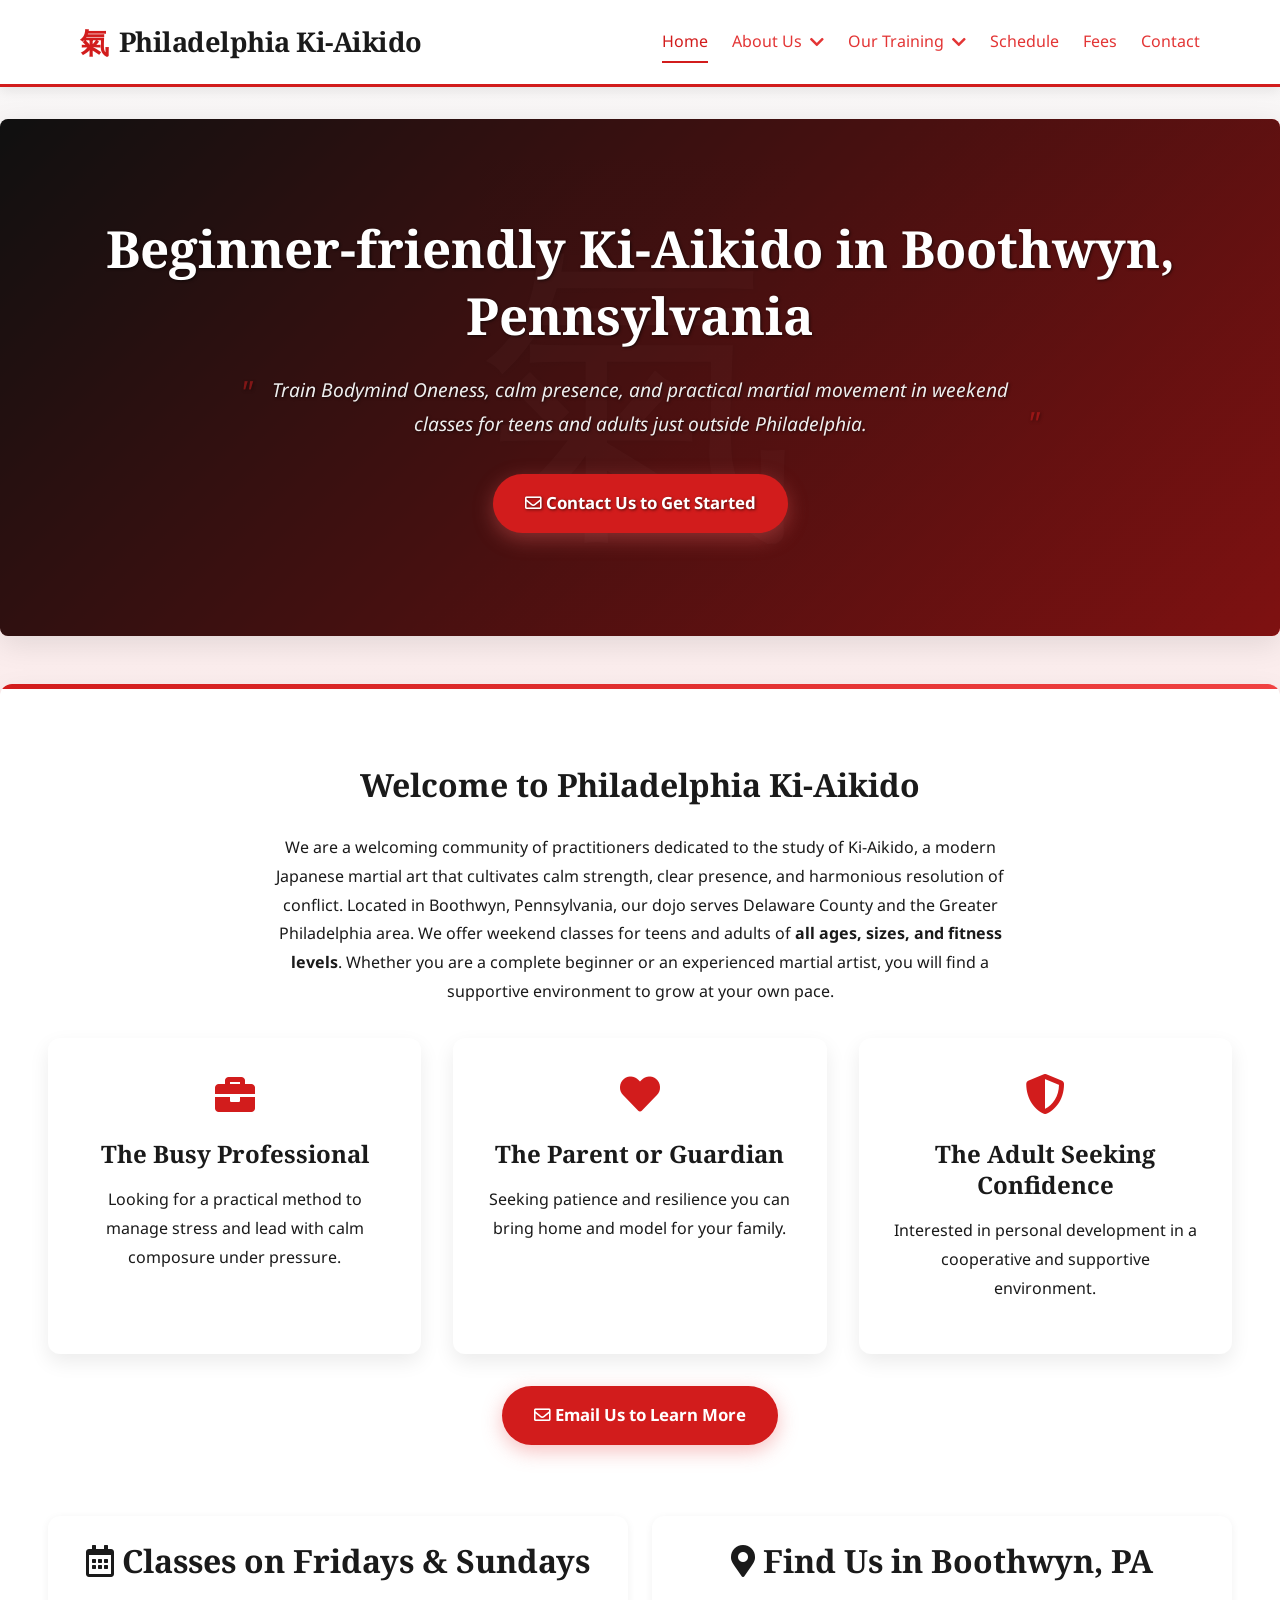
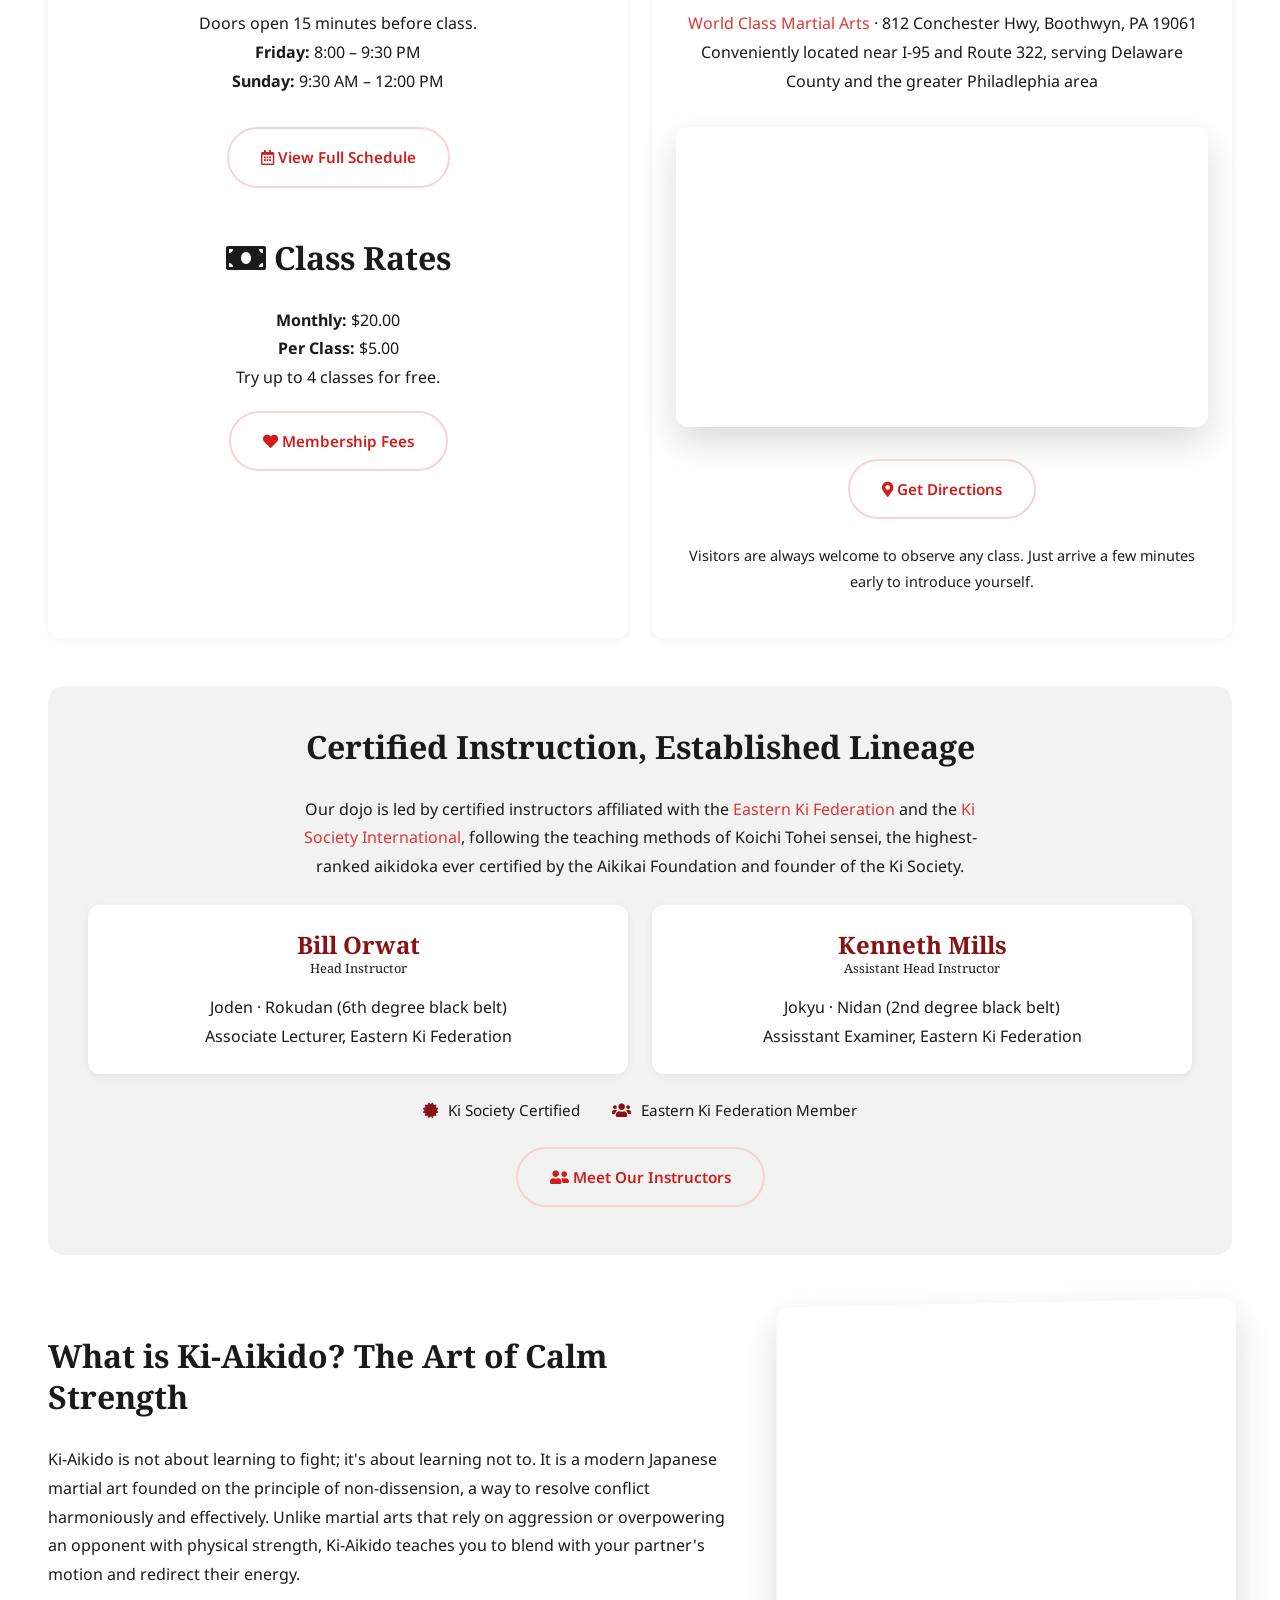
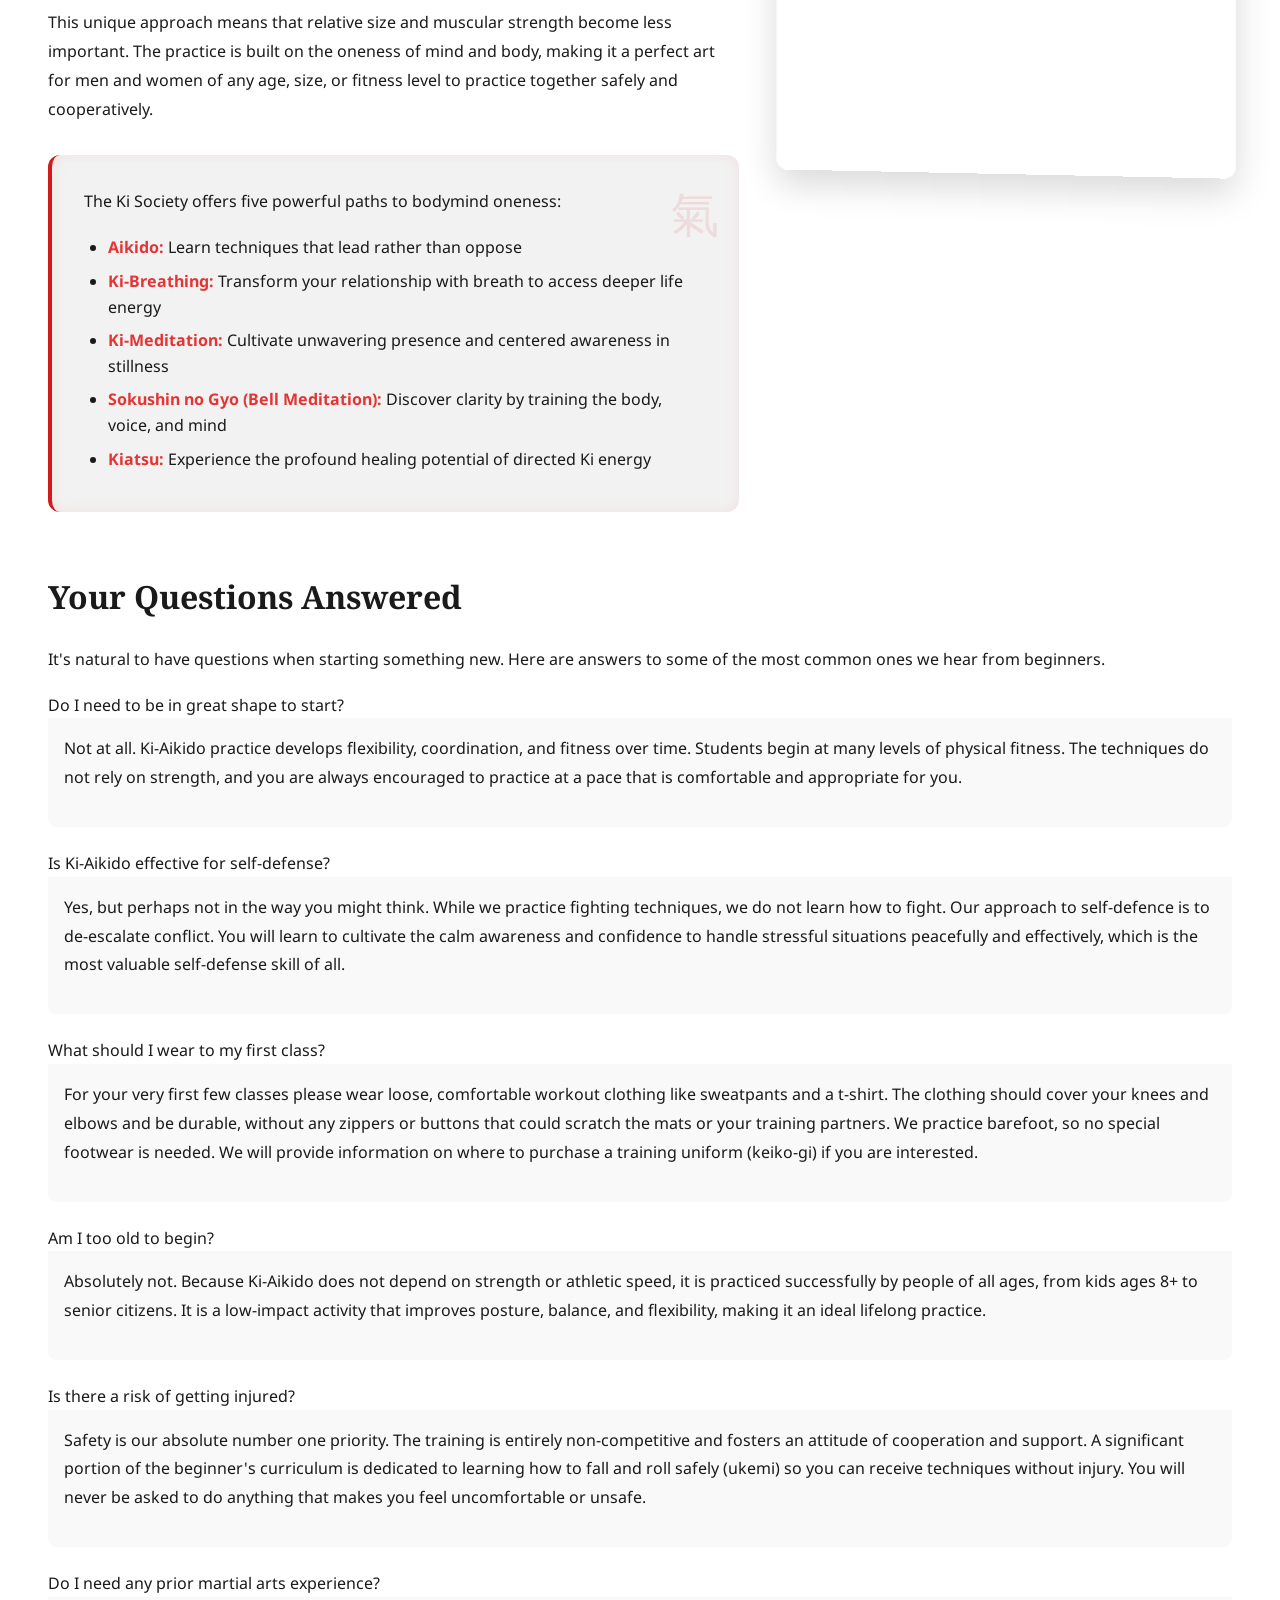
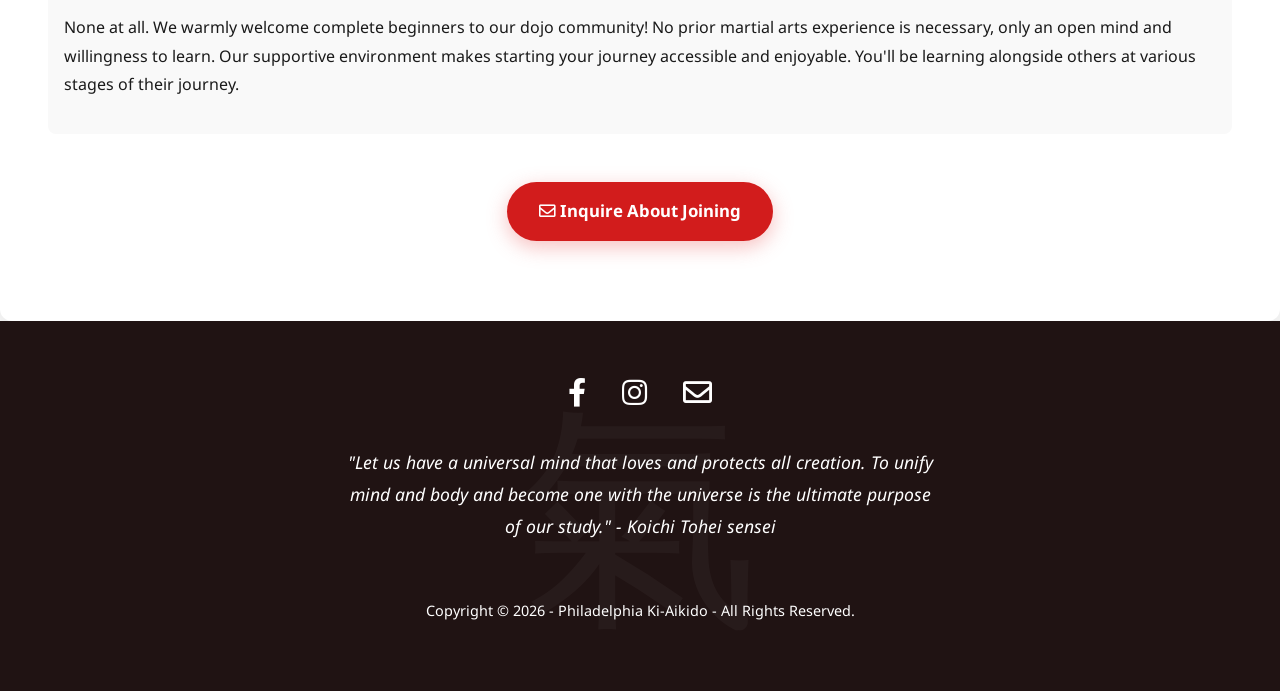
<file: index.html>
<!DOCTYPE html>
<html lang="en">
<head>
    <meta charset="UTF-8">
    <meta name="viewport" content="width=device-width, initial-scale=1.0">
    <title>Ki-Aikido in Boothwyn, PA | Philadelphia Ki-Aikido</title>
    <meta name="description" content="Beginner-friendly Ki-Aikido in Boothwyn, PA — serving Delaware County and the greater Philadelphia area. Friday evening and Sunday morning classes for teens and adults.">
    <link rel="icon" type="image/x-icon" href="images/ki_symbol_icon.ico">
    <link rel="stylesheet" href="css/styles.css">
    <link rel="stylesheet" href="https://cdnjs.cloudflare.com/ajax/libs/font-awesome/5.15.4/css/all.min.css">
    <link rel="preconnect" href="https://fonts.googleapis.com">
    <link rel="preconnect" href="https://fonts.gstatic.com" crossorigin>
    <link href="https://fonts.googleapis.com/css2?family=Noto+Sans:wght@400;700&family=Noto+Serif:wght@400;700&display=swap" rel="stylesheet">
</head>
<body>
    <header>
        <div class="container">
            <div class="logo">
                <a href="index.html">Philadelphia Ki-Aikido</a>
            </div>
            <nav>
                <button class="mobile-menu-btn">
                    <span class="bar"></span>
                    <span class="bar"></span>
                    <span class="bar"></span>
                </button>
                <ul class="nav-menu">
                    <li><a href="index.html" class="active">Home</a></li>
                    <li class="dropdown">
                        <a href="#">About Us <i class="fas fa-chevron-down"></i></a>
                        <ul class="dropdown-menu">
                            <li><a href="about-us.html">About Us</a></li>
                            <li><a href="background.html">Lineage</a></li>
                            <li><a href="instructors.html">Instructors</a></li>
                            <li><a href="location.html">Location</a></li>
                        </ul>
                    </li>
                    <li class="dropdown">
                        <a href="#">Our Training <i class="fas fa-chevron-down"></i></a>
                        <ul class="dropdown-menu">
                            <li><a href="classes.html">Ki-Aikido</a></li>
                            <li><a href="ki-breathing.html">Ki Breathing</a></li>
                            <li><a href="ki-meditation.html">Ki Meditation</a></li>
                            <li><a href="sokushin.html">Sokushin no Gyo</a></li>
                            <li><a href="kiatsu.html">Kiatsu Ryoho</a></li>
                        </ul>
                    </li>
                    <li><a href="schedule.html">Schedule</a></li>
                    <li><a href="fees.html">Fees</a></li>
                    <li><a href="contact-us.html">Contact</a></li>
                </ul>
            </nav>
        </div>
    </header>

    <div class="mobile-nav">
        <div class="close-btn">✕</div>
        <ul>
            <li><a href="index.html">Home</a></li>
            <li class="mobile-dropdown">
                <a href="#" class="mobile-dropdown-toggle">About Us <i class="fas fa-chevron-down"></i></a>
                <ul class="mobile-dropdown-menu">
                    <li><a href="about-us.html">About Us</a></li>
                    <li><a href="background.html">Lineage</a></li>
                    <li><a href="instructors.html">Instructors</a></li>
                    <li><a href="location.html">Location</a></li>
                </ul>
            </li>
            <li class="mobile-dropdown">
                <a href="#" class="mobile-dropdown-toggle">Our Training <i class="fas fa-chevron-down"></i></a>
                <ul class="mobile-dropdown-menu">
                    <li><a href="classes.html">Ki-Aikido</a></li>
                    <li><a href="ki-breathing.html">Ki Breathing</a></li>
                    <li><a href="ki-meditation.html">Ki Meditation</a></li>
                    <li><a href="sokushin.html">Sokushin no Gyo</a></li>
                    <li><a href="kiatsu.html">Kiatsu Ryoho</a></li>
                </ul>
            </li>
            <li><a href="schedule.html">Schedule</a></li>
            <li><a href="fees.html">Fees</a></li>
            <li><a href="contact-us.html">Contact</a></li>
        </ul>
    </div>

    <main>
        <section class="hero"> <!-- style="background-image: url('images/phl-shomen.svg');background-size: cover;" -->
            <div class="hero-content">
                <h1>Beginner-friendly Ki-Aikido in Boothwyn, Pennsylvania</h1>
                <p class="quote">Train Bodymind Oneness, calm presence, and practical martial movement in weekend classes for teens and adults just outside Philadelphia.</p>
                <div style="margin-top: 2rem;">
                    <a href="contact-us.html" class="cta-button"><i class="far fa-envelope"></i> Contact Us to Get Started</a>
                </div>
            </div>
        </section>

        <section class="content">

            <!-- About the Dojo -->
            <div style="text-align: center; max-width: 750px; margin: 0 auto 2rem;">
                <h2>Welcome to Philadelphia Ki-Aikido</h2>
                <p>We are a welcoming community of practitioners dedicated to the study of Ki-Aikido, a modern Japanese martial art that cultivates calm strength, clear presence, and harmonious resolution of conflict. Located in Boothwyn, Pennsylvania, our dojo serves Delaware County and the Greater Philadelphia area. We offer weekend classes for teens and adults of <strong>all ages, sizes, and fitness levels</strong>. Whether you are a complete beginner or an experienced martial artist, you will find a supportive environment to grow at your own pace.</p>
            </div>
            <div class="offerings-grid" style="grid-template-columns: repeat(auto-fit, minmax(250px, 1fr)); margin-bottom: 2rem;">
                <div class="offering-item">
                    <i class="fas fa-briefcase"></i>
                    <h3>The Busy Professional</h3>
                    <p>Looking for a practical method to manage stress and lead with calm composure under pressure.</p>
                </div>
                <div class="offering-item">
                    <i class="fas fa-heart"></i>
                    <h3>The Parent or Guardian</h3>
                    <p>Seeking patience and resilience you can bring home and model for your family.</p>
                </div>
                <div class="offering-item">
                    <i class="fas fa-shield-alt"></i>
                    <h3>The Adult Seeking Confidence</h3>
                    <p>Interested in personal development in a cooperative and supportive environment.</p>
                </div>
            </div>
            <div style="text-align: center; margin-bottom: 4rem;">
                <a href="contact-us.html" class="cta-button"><i class="far fa-envelope"></i> Email Us to Learn More</a>
            </div>

            <!-- Schedule, Location, and Fees Snapshot -->
            <div style="margin-bottom: 3rem;">
                <div style="display: grid; grid-template-columns: repeat(auto-fit, minmax(260px, 1fr)); gap: 1.5rem;">
                    <div style="text-align: center; background: white; border-radius: 12px; padding: 1.5rem; box-shadow: 0 2px 8px rgba(0,0,0,0.06);">
                        <h2 style="margin-top: 0;"><i class="far fa-calendar-alt"></i> Classes on Fridays &amp; Sundays</h2>
                        <p style="text-align: center; color: #1a1a1a; margin-bottom: 2rem;">Doors open 15 minutes before class.<br>
                        <strong>Friday:</strong> 8:00 &ndash; 9:30 PM<br>
                        <strong>Sunday:</strong> 9:30 AM &ndash; 12:00 PM</p>
                        <div style="text-align: center;">
                            <a href="schedule.html" class="cta-button cta-button-secondary"><i class="far fa-calendar-alt"></i> View Full Schedule</a>
                        </div>
                        <h2 style="margin-top: 0;"><br><i class="fas fa-money-bill"></i> Class Rates</h2>
                        <p><strong>Monthly:</strong> $20.00<br>
                        <strong>Per Class:</strong> $5.00<br>
                        Try up to 4 classes for free.</p>
                        <div style="text-align: center;">
                            <a href="fees.html" class="cta-button cta-button-secondary"><i class="fas fa-heart"></i> Membership Fees</a>
                        </div>
                    </div>
                    <div style="background: white; border-radius: 12px; padding: 1.5rem; box-shadow: 0 2px 8px rgba(0,0,0,0.06);">
                        <h2 style="text-align: center; margin-top: 0;"><i class="fas fa-map-marker-alt"></i> Find Us in Boothwyn, PA</h2>
                        <p style="text-align: center; color: #1a1a1a; margin-bottom: 2rem;"><a href="https://wcma-usa.com/">World Class Martial Arts</a> · 812 Conchester Hwy, Boothwyn, PA 19061<br>Conveniently located near I-95 and Route 322, serving Delaware County and the greater Philadlephia area</p>
                        <div style="max-width: 700px; margin: 0 auto 1.5rem;">
                            <iframe src="https://www.google.com/maps/embed?pb=!1m18!1m12!1m3!1d3063.005688203521!2d-75.46343532375293!3d39.85170557153597!2m3!1f0!2f0!3f0!3m2!1i1024!2i768!4f13.1!3m3!1m2!1s0x89c6e5bed52a94df%3A0x8094f1d9784abeee!2s812%20Conchester%20Hwy%2C%20Boothwyn%2C%20PA%2019061!5e0!3m2!1sen!2sus!4v1765390815266!5m2!1sen!2sus"
                                    width="100%" height="300" style="border:0; border-radius: 12px; box-shadow: 0 15px 35px rgba(0,0,0,0.15);"
                                    allowfullscreen="" loading="lazy" referrerpolicy="no-referrer-when-downgrade" title="Location of Philadelphia Ki-Aikido on Google Maps"></iframe>
                        </div>
                        <div style="text-align: center;">
                            <a href="location.html" class="cta-button cta-button-secondary"><i class="fas fa-map-marker-alt"></i> Get Directions</a>
                        </div>
                        <p style="text-align: center; font-size: 0.9rem; color: #1a1a1a; margin-top: 1rem;">Visitors are always welcome to observe any class. Just arrive a few minutes early to introduce yourself.</p>
                    </div>
                </div>
            </div>

            <!-- Instructor Trust -->
            <div style="background: #f2f2f2; border-radius: 16px; padding: 2.5rem; margin-bottom: 3rem; text-align: center;">
                <h2 style="margin-top: 0;">Certified Instruction, Established Lineage</h2>
                <p style="max-width: 700px; margin: 0 auto 1.5rem; color: #1a1a1a;">Our dojo is led by certified instructors affiliated with the <a href="https://www.easternkifederation.org">Eastern Ki Federation</a> and the <a href="https://ki-society.com">Ki Society International</a>, following the teaching methods of Koichi Tohei sensei, the highest-ranked aikidoka ever certified by the Aikikai Foundation and founder of the Ki Society.</p>
                <div style="display: grid; grid-template-columns: repeat(auto-fit, minmax(280px, 1fr)); gap: 1.5rem; margin-top: 1.5rem;">
                    <div style="background: white; border-radius: 12px; padding: 1.5rem; box-shadow: 0 2px 8px rgba(0,0,0,0.06);">
                        <h3 style="margin-top: 0; color: #871212;">Bill Orwat <span style="font-size: 0.8rem; font-weight: normal; color: #1a1a1a; display: block;">Head Instructor</span></h3>
                        <p style="margin: 0; color: #1a1a1a;">Joden · Rokudan (6th degree black belt)<br>Associate Lecturer, Eastern Ki Federation</p>
                    </div>
                    <div style="background: white; border-radius: 12px; padding: 1.5rem; box-shadow: 0 2px 8px rgba(0,0,0,0.06);">
                        <h3 style="margin-top: 0; color: #871212;">Kenneth Mills <span style="font-size: 0.8rem; font-weight: normal; color: #1a1a1a; display: block;">Assistant Head Instructor</span></h3>
                        <p style="margin: 0; color: #1a1a1a;">Jokyu · Nidan (2nd degree black belt)<br>Assisstant Examiner, Eastern Ki Federation</p>
                    </div>
                </div>
                <div style="display: flex; gap: 2rem; justify-content: center; flex-wrap: wrap; margin-top: 1.5rem;">
                    <span style="font-size: 0.95rem; color: #1a1a1a;"><i class="fas fa-certificate" style="color: #871212; margin-right: 0.4rem;"></i> Ki Society Certified</span>
                    <span style="font-size: 0.95rem; color: #1a1a1a;"><i class="fas fa-users" style="color: #871212; margin-right: 0.4rem;"></i> Eastern Ki Federation Member</span>
                </div>
                <div style="text-align: center; margin-top: 1.5rem;">
                    <a href="instructors.html" class="cta-button cta-button-secondary"><i class="fas fa-user-friends"></i> Meet Our Instructors</a>
                </div>
            </div>

            <!-- Philosophy + Deeper Practices -->
            <div class="combined-section">
                <div class="text-content">
                    <h2>What is Ki-Aikido? The Art of Calm Strength</h2>
                    <p>Ki-Aikido is not about learning to fight; it's about learning not to. It is a modern Japanese martial art founded on the principle of non-dissension, a way to resolve conflict harmoniously and effectively. Unlike martial arts that rely on aggression or overpowering an opponent with physical strength, Ki-Aikido teaches you to blend with your partner's motion and redirect their energy.</p>
                    <p>This unique approach means that relative size and muscular strength become less important. The practice is built on the oneness of mind and body, making it a perfect art for men and women of any age, size, or fitness level to practice together safely and cooperatively.</p>

                    <div class="mind-body-paths">
                        <p>The Ki Society offers five powerful paths to bodymind oneness:</p>
                        <ul>
                            <li><strong><a href="classes.html">Aikido:</a></strong> Learn techniques that lead rather than oppose</li>
                            <li><strong><a href="ki-breathing.html">Ki-Breathing:</a></strong> Transform your relationship with breath to access deeper life energy</li>
                            <li><strong><a href="ki-meditation.html">Ki-Meditation:</a></strong> Cultivate unwavering presence and centered awareness in stillness</li>
                            <li><strong><a href="sokushin.html">Sokushin no Gyo (Bell Meditation):</a></strong> Discover clarity by training the body, voice, and mind</li>
                            <li><strong><a href="kiatsu.html">Kiatsu:</a></strong> Experience the profound healing potential of directed Ki energy</li>
                        </ul>
                    </div>
                </div>
                <div class="video-sidebar">
                    <div class="video-container-small">
                        <iframe src="https://player.vimeo.com/video/23501589" frameborder="0" allow="autoplay; fullscreen; picture-in-picture" allowfullscreen></iframe>
                    </div>
                </div>
            </div>

            <!-- FAQ -->
            <h2>Your Questions Answered</h2>
            <p>It's natural to have questions when starting something new. Here are answers to some of the most common ones we hear from beginners.</p>

            <div class="faq-section">
                <div class="faq-item">
                    <div class="faq-question">Do I need to be in great shape to start?</div>
                    <div class="faq-answer">
                        <p>Not at all. Ki-Aikido practice develops flexibility, coordination, and fitness over time. Students begin at many levels of physical fitness. The techniques do not rely on strength, and you are always encouraged to practice at a pace that is comfortable and appropriate for you.</p>
                    </div>
                </div>
                <div class="faq-item">
                    <div class="faq-question">Is Ki-Aikido effective for self-defense?</div>
                    <div class="faq-answer">
                        <p>Yes, but perhaps not in the way you might think. While we practice fighting techniques, we do not learn how to fight. Our approach to self-defence is to de-escalate conflict. You will learn to cultivate the calm awareness and confidence to handle stressful situations peacefully and effectively, which is the most valuable self-defense skill of all.</p>
                    </div>
                </div>
                <div class="faq-item">
                    <div class="faq-question">What should I wear to my first class?</div>
                    <div class="faq-answer">
                        <p>For your very first few classes please wear loose, comfortable workout clothing like sweatpants and a t-shirt. The clothing should cover your knees and elbows and be durable, without any zippers or buttons that could scratch the mats or your training partners. We practice barefoot, so no special footwear is needed. We will provide information on where to purchase a training uniform (keiko-gi) if you are interested.</p>
                    </div>
                </div>
                <div class="faq-item">
                    <div class="faq-question">Am I too old to begin?</div>
                    <div class="faq-answer">
                        <p>Absolutely not. Because Ki-Aikido does not depend on strength or athletic speed, it is practiced successfully by people of all ages, from kids ages 8+ to senior citizens. It is a low-impact activity that improves posture, balance, and flexibility, making it an ideal lifelong practice.</p>
                    </div>
                </div>
                <div class="faq-item">
                    <div class="faq-question">Is there a risk of getting injured?</div>
                    <div class="faq-answer">
                        <p>Safety is our absolute number one priority. The training is entirely non-competitive and fosters an attitude of cooperation and support. A significant portion of the beginner's curriculum is dedicated to learning how to fall and roll safely (ukemi) so you can receive techniques without injury. You will never be asked to do anything that makes you feel uncomfortable or unsafe.</p>
                    </div>
                </div>
                <div class="faq-item">
                    <div class="faq-question">Do I need any prior martial arts experience?</div>
                    <div class="faq-answer">
                        <p>None at all. We warmly welcome complete beginners to our dojo community! No prior martial arts experience is necessary, only an open mind and willingness to learn. Our supportive environment makes starting your journey accessible and enjoyable. You'll be learning alongside others at various stages of their journey.</p>
                    </div>
                </div>
            </div>

            <div class="cta-buttons">
                <a href="contact-us.html" class="cta-button"><i class="far fa-envelope"></i> Inquire About Joining</a>
            </div>

        </section>
    </main>

    <footer>
        <div class="footer-content">
            <div class="social-links">
                <a href="http://facebook.com/PHLKiAikido" target="_blank" title="Follow us on Facebook"><i class="fab fa-facebook-f"></i></a>
                <a href="https://www.instagram.com/phl_ki_aikido/" target="_blank" title="Follow us on Instagram"><i class="fab fa-instagram"></i></a>
                <a href="mailto:krmills.easternkifederation@gmail.com" title="Email us"><i class="far fa-envelope"></i></a>
            </div>
            <div class="footer-quote">
                <p>"Let us have a universal mind that loves and protects all creation. To unify mind and body and become one with the universe is the ultimate purpose of our study." - Koichi Tohei sensei</p>
            </div>
            <div class="copyright">
                <p>Copyright &copy; 2026 - Philadelphia Ki-Aikido - All Rights Reserved.</p>
            </div>
        </div>
    </footer>

    <script src="js/script.js"></script>
</body>
</html>
</file>
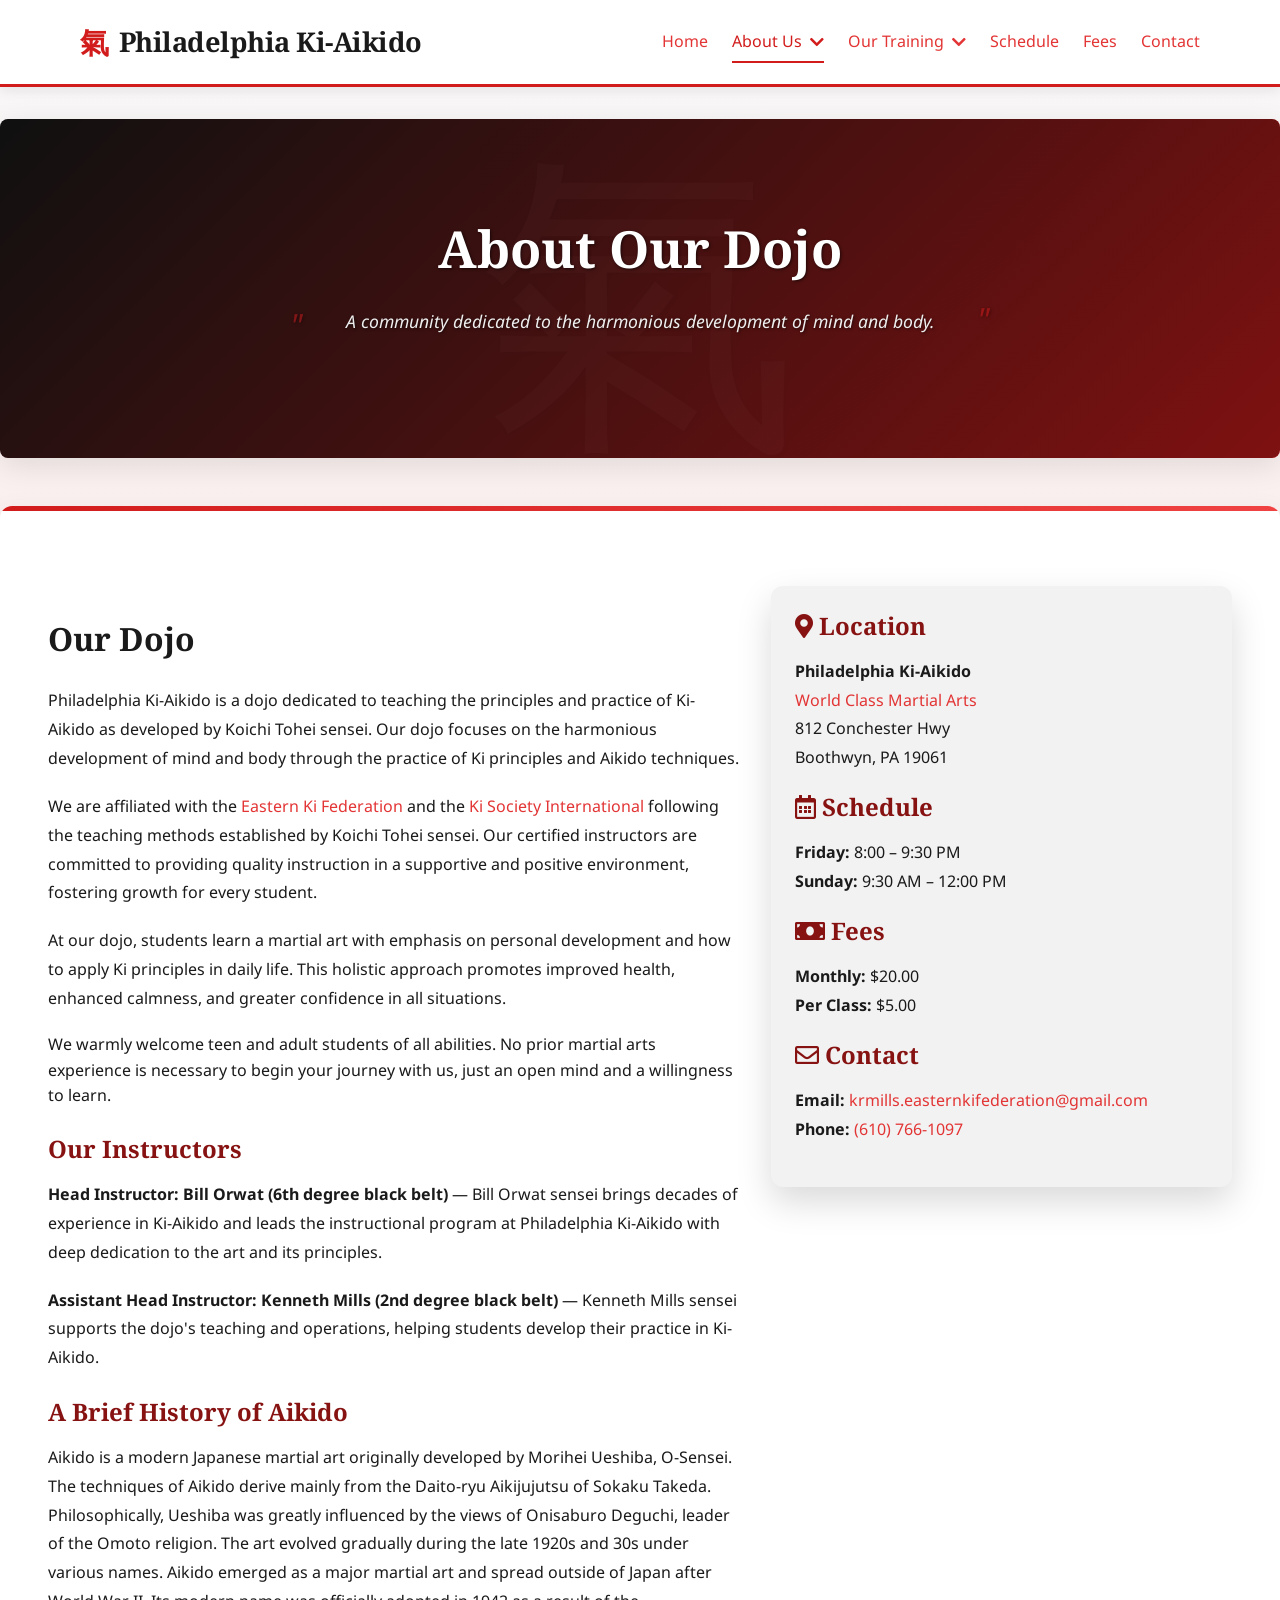
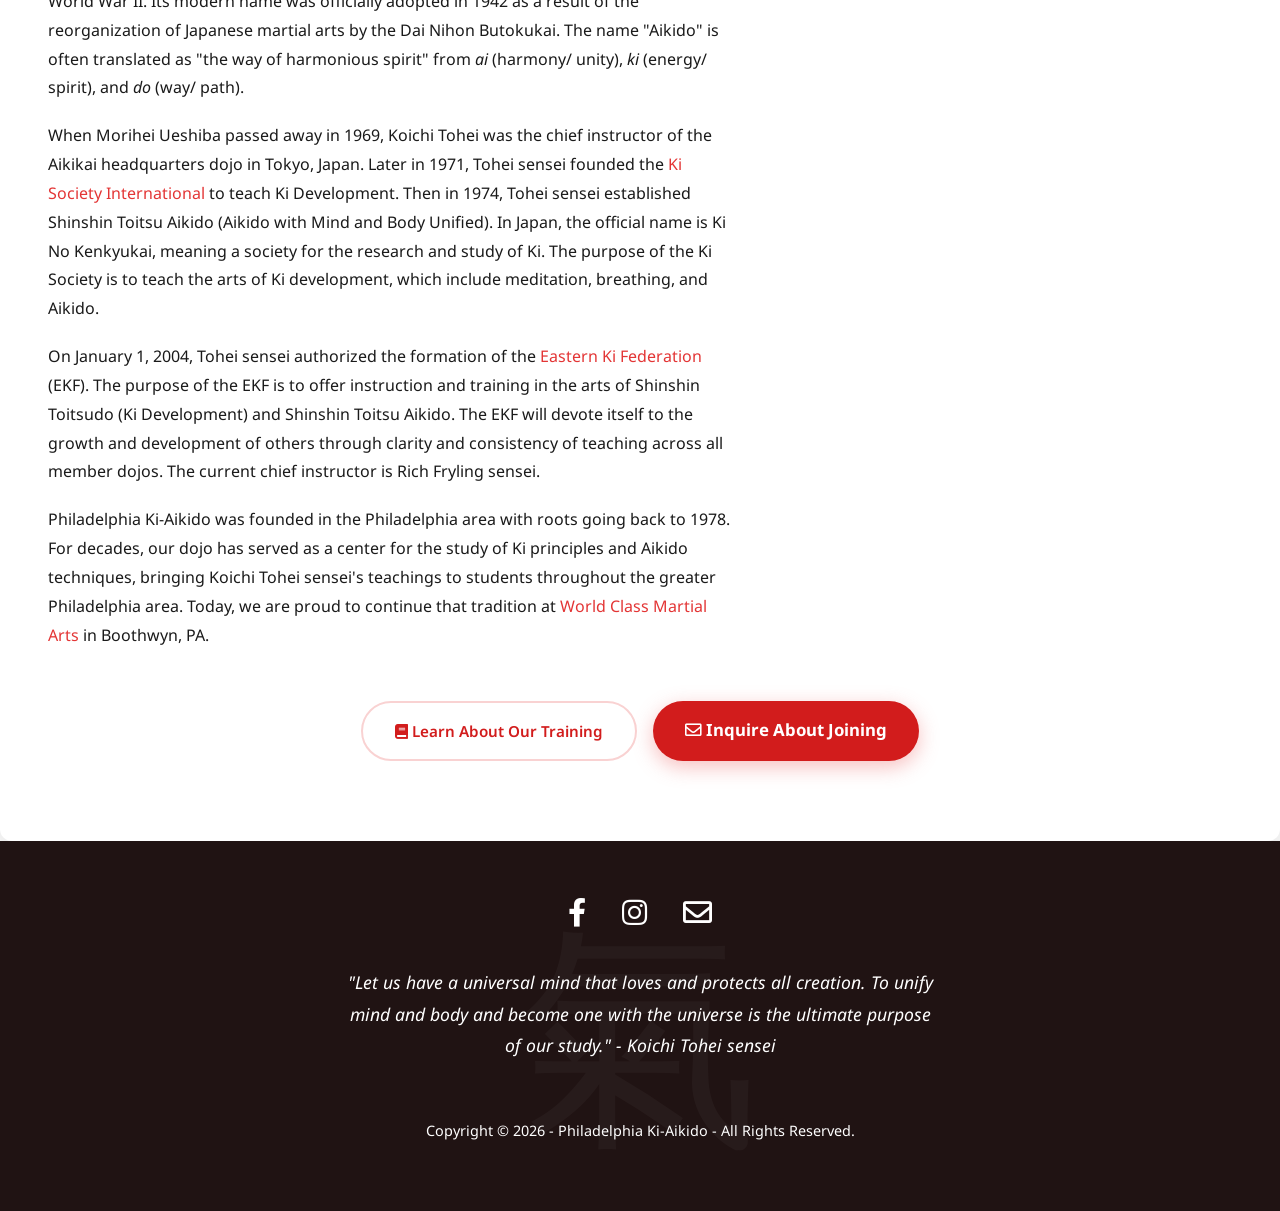
<file: about-us.html>
<!DOCTYPE html>
<html lang="en">
<head>
    <meta charset="UTF-8">
    <meta name="viewport" content="width=device-width, initial-scale=1.0">
    <title>About | Philadelphia Ki-Aikido — Boothwyn, PA</title>
    <meta name="description" content="Philadelphia Ki-Aikido is a dojo in Boothwyn, PA, teaching Ki-Aikido to teens and adults across the greater Philadelphia area. Affiliated with the Eastern Ki Federation and Ki Society International.">
    <link rel="icon" type="image/x-icon" href="images/ki_symbol_icon.ico">
    <link rel="stylesheet" href="css/styles.css">
    <link rel="stylesheet" href="https://cdnjs.cloudflare.com/ajax/libs/font-awesome/5.15.4/css/all.min.css">
    <link rel="preconnect" href="https://fonts.googleapis.com">
    <link rel="preconnect" href="https://fonts.gstatic.com" crossorigin>
    <link href="https://fonts.googleapis.com/css2?family=Noto+Sans:wght@400;700&family=Noto+Serif:wght@400;700&display=swap" rel="stylesheet">
</head>
<body>
    <header>
        <div class="container">
            <div class="logo">
                <a href="index.html">Philadelphia Ki-Aikido</a>
            </div>
            <nav>
                <button class="mobile-menu-btn">
                    <span class="bar"></span>
                    <span class="bar"></span>
                    <span class="bar"></span>
                </button>
                <ul class="nav-menu">
                    <li><a href="index.html">Home</a></li>
                    <li class="dropdown">
                        <a href="#" class="active">About Us <i class="fas fa-chevron-down"></i></a>
                        <ul class="dropdown-menu">
                            <li><a href="about-us.html" class="active">About Us</a></li>
                            <li><a href="background.html">Lineage</a></li>
                            <li><a href="instructors.html">Instructors</a></li>
                            <li><a href="location.html">Location</a></li>
                        </ul>
                    </li>
                    <li class="dropdown">
                        <a href="#">Our Training <i class="fas fa-chevron-down"></i></a>
                        <ul class="dropdown-menu">
                            <li><a href="classes.html">Ki-Aikido</a></li>
                            <li><a href="ki-breathing.html">Ki Breathing</a></li>
                            <li><a href="ki-meditation.html">Ki Meditation</a></li>
                            <li><a href="sokushin.html">Sokushin no Gyo</a></li>
                            <li><a href="kiatsu.html">Kiatsu Ryoho</a></li>
                        </ul>
                    </li>
                    <li><a href="schedule.html">Schedule</a></li>
                    <li><a href="fees.html">Fees</a></li>
                    <li><a href="contact-us.html">Contact</a></li>
                </ul>
            </nav>
        </div>
    </header>

    <div class="mobile-nav">
        <div class="close-btn">✕</div>
        <ul>
            <li><a href="index.html">Home</a></li>
            <li class="mobile-dropdown">
                <a href="#" class="mobile-dropdown-toggle">About Us <i class="fas fa-chevron-down"></i></a>
                <ul class="mobile-dropdown-menu">
                    <li><a href="about-us.html">About Us</a></li>
                    <li><a href="background.html">Lineage</a></li>
                    <li><a href="instructors.html">Instructors</a></li>
                    <li><a href="location.html">Location</a></li>
                </ul>
            </li>
            <li class="mobile-dropdown">
                <a href="#" class="mobile-dropdown-toggle">Our Training <i class="fas fa-chevron-down"></i></a>
                <ul class="mobile-dropdown-menu">
                    <li><a href="classes.html">Ki-Aikido</a></li>
                    <li><a href="ki-breathing.html">Ki Breathing</a></li>
                    <li><a href="ki-meditation.html">Ki Meditation</a></li>
                    <li><a href="sokushin.html">Sokushin no Gyo</a></li>
                    <li><a href="kiatsu.html">Kiatsu Ryoho</a></li>
                </ul>
            </li>
            <li><a href="schedule.html">Schedule</a></li>
            <li><a href="fees.html">Fees</a></li>
            <li><a href="contact-us.html">Contact</a></li>
        </ul>
    </div>

    <main>
        <section class="hero">
            <div class="hero-content">
                <h1>About Our Dojo</h1>
                <p class="quote" style="font-size: 1.1rem; color: #eee; max-width: 700px;">A community dedicated to the harmonious development of mind and body.</p>
            </div>
        </section>

        <section class="content">
            <div class="combined-section">
                <div class="text-content">
                    <h2>Our Dojo</h2>
                    <p>Philadelphia Ki-Aikido is a dojo dedicated to teaching the principles and practice of Ki-Aikido as developed by Koichi Tohei sensei. Our dojo focuses on the harmonious development of mind and body through the practice of Ki principles and Aikido techniques.</p>
                    <p>We are affiliated with the <a href="https://www.easternkifederation.org">Eastern Ki Federation</a> and the <a href="https://ki-society.com">Ki Society International</a> following the teaching methods established by Koichi Tohei sensei. Our certified instructors are committed to providing quality instruction in a supportive and positive environment, fostering growth for every student.</p>

                    <div>
                        <p>At our dojo, students learn a martial art with emphasis on personal development and how to apply Ki principles in daily life. This holistic approach promotes improved health, enhanced calmness, and greater confidence in all situations.</p
                        <p>We warmly welcome teen and adult students of all abilities. No prior martial arts experience is necessary to begin your journey with us, just an open mind and a willingness to learn.</p>
                    </div>

                    <h3>Our Instructors</h3>
                    <p><strong>Head Instructor: Bill Orwat (6th degree black belt)</strong> — Bill Orwat sensei brings decades of experience in Ki-Aikido and leads the instructional program at Philadelphia Ki-Aikido with deep dedication to the art and its principles.</p>
                    <p><strong>Assistant Head Instructor: Kenneth Mills (2nd degree black belt)</strong> — Kenneth Mills sensei supports the dojo's teaching and operations, helping students develop their practice in Ki-Aikido.</p>

                    <h3>A Brief History of Aikido</h3>
                    <p>Aikido is a modern Japanese martial art originally developed by Morihei Ueshiba, O-Sensei. The techniques of Aikido derive mainly from the Daito-ryu Aikijujutsu of Sokaku Takeda. Philosophically, Ueshiba was greatly influenced by the views of Onisaburo Deguchi, leader of the Omoto religion. The art evolved gradually during the late 1920s and 30s under various names. Aikido emerged as a major martial art and spread outside of Japan after World War II. Its modern name was officially adopted in 1942 as a result of the reorganization of Japanese martial arts by the Dai Nihon Butokukai. The name "Aikido" is often translated as "the way of harmonious spirit" from <em>ai</em> (harmony/ unity), <em>ki</em> (energy/ spirit), and <em>do</em> (way/ path).</p>
                    <p>When Morihei Ueshiba passed away in 1969, Koichi Tohei was the chief instructor of the Aikikai headquarters dojo in Tokyo, Japan. Later in 1971, Tohei sensei founded the <a href="https://ki-society.com">Ki Society International</a> to teach Ki Development. Then in 1974, Tohei sensei established Shinshin Toitsu Aikido (Aikido with Mind and Body Unified). In Japan, the official name is Ki No Kenkyukai, meaning a society for the research and study of Ki. The purpose of the Ki Society is to teach the arts of Ki development, which include meditation, breathing, and Aikido.</p>
                    <p>On January 1, 2004, Tohei sensei authorized the formation of the <a href="https://www.easternkifederation.org">Eastern Ki Federation</a> (EKF). The purpose of the EKF is to offer instruction and training in the arts of Shinshin Toitsudo (Ki Development) and Shinshin Toitsu Aikido. The EKF will devote itself to the growth and development of others through clarity and consistency of teaching across all member dojos. The current chief instructor is Rich Fryling sensei.</p>
                    <p>Philadelphia Ki-Aikido was founded in the Philadelphia area with roots going back to 1978. For decades, our dojo has served as a center for the study of Ki principles and Aikido techniques, bringing Koichi Tohei sensei's teachings to students throughout the greater Philadelphia area. Today, we are proud to continue that tradition at <a href="https://wcma-usa.com/">World Class Martial Arts</a> in Boothwyn, PA.</p>

                </div>
                <div class="video-sidebar">
                    <div style="background-color: #f2f2f2; border-radius: 12px; padding: 1.5rem; box-shadow: 0 15px 35px rgba(0,0,0,0.15);">
                        <h3 style="margin-top: 0; color: #871212;"><i class="fas fa-map-marker-alt"></i> Location</h3>
                        <p><strong>Philadelphia Ki-Aikido</strong><br>
                        <a href="https://wcma-usa.com/">World Class Martial Arts</a><br>
                        812 Conchester Hwy<br>
                        Boothwyn, PA 19061</p>
                        
                        <h3 style="margin-top: 0; color: #871212;"><i class="far fa-calendar-alt"></i> Schedule</h3>
                        <p><strong>Friday:</strong> 8:00 &ndash; 9:30 PM<br>
                        <strong>Sunday:</strong> 9:30 AM &ndash; 12:00 PM</p>
                        
                        <h3 style="margin-top: 0; color: #871212;"><i class="fas fa-money-bill"></i> Fees</h3>
                        <p><strong>Monthly:</strong> $20.00<br>
                        <strong>Per Class:</strong> $5.00</p>
                        
                        <h3 style="margin-top: 0; color: #871212;"><i class="far fa-envelope"></i> Contact</h3>
                        <p><strong>Email:</strong> <a href="mailto:krmills.easternkifederation@gmail.com">krmills.easternkifederation@gmail.com</a><br>
                        <strong>Phone:</strong> <a href="tel:+16107661097">(610) 766-1097</a></p>
                    </div>
                </div>
            </div>

            <div class="cta-buttons">
                <a href="classes.html" class="cta-button cta-button-secondary"><i class="fas fa-book"></i> Learn About Our Training</a>
                <a href="contact-us.html" class="cta-button"><i class="far fa-envelope"></i> Inquire About Joining</a>
            </div>
        </section>
    </main>

    <footer>
        <div class="footer-content">
            <div class="social-links">
                <a href="http://facebook.com/PHLKiAikido" target="_blank" title="Follow us on Facebook"><i class="fab fa-facebook-f"></i></a>
                <a href="https://www.instagram.com/phl_ki_aikido/" target="_blank" title="Follow us on Instagram"><i class="fab fa-instagram"></i></a>
                <a href="mailto:krmills.easternkifederation@gmail.com" title="Email us"><i class="far fa-envelope"></i></a>
            </div>
            <div class="footer-quote">
                <p>"Let us have a universal mind that loves and protects all creation. To unify mind and body and become one with the universe is the ultimate purpose of our study." - Koichi Tohei sensei</p>
            </div>
            <div class="copyright">
                <p>Copyright © 2026 - Philadelphia Ki-Aikido - All Rights Reserved.</p>
            </div>
        </div>
    </footer>

    <script src="js/script.js"></script>
</body>
</html>
</file>
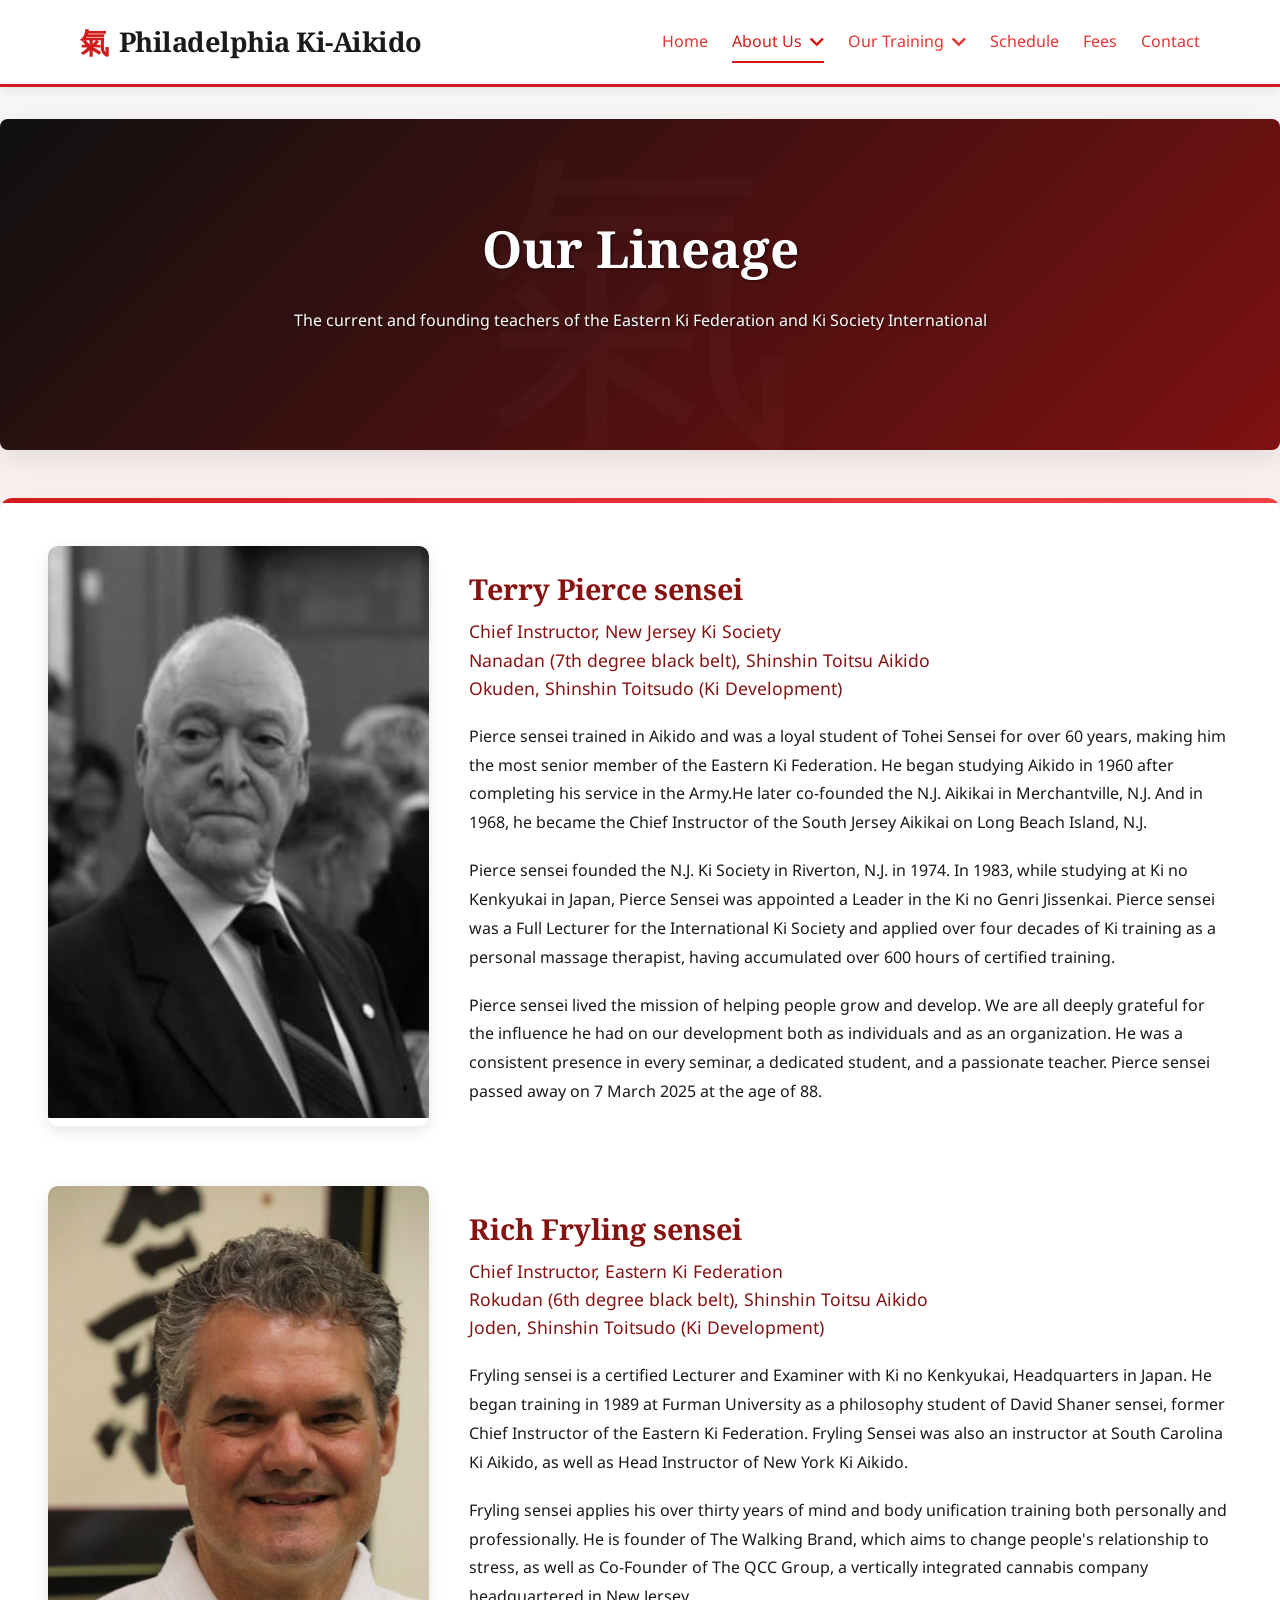
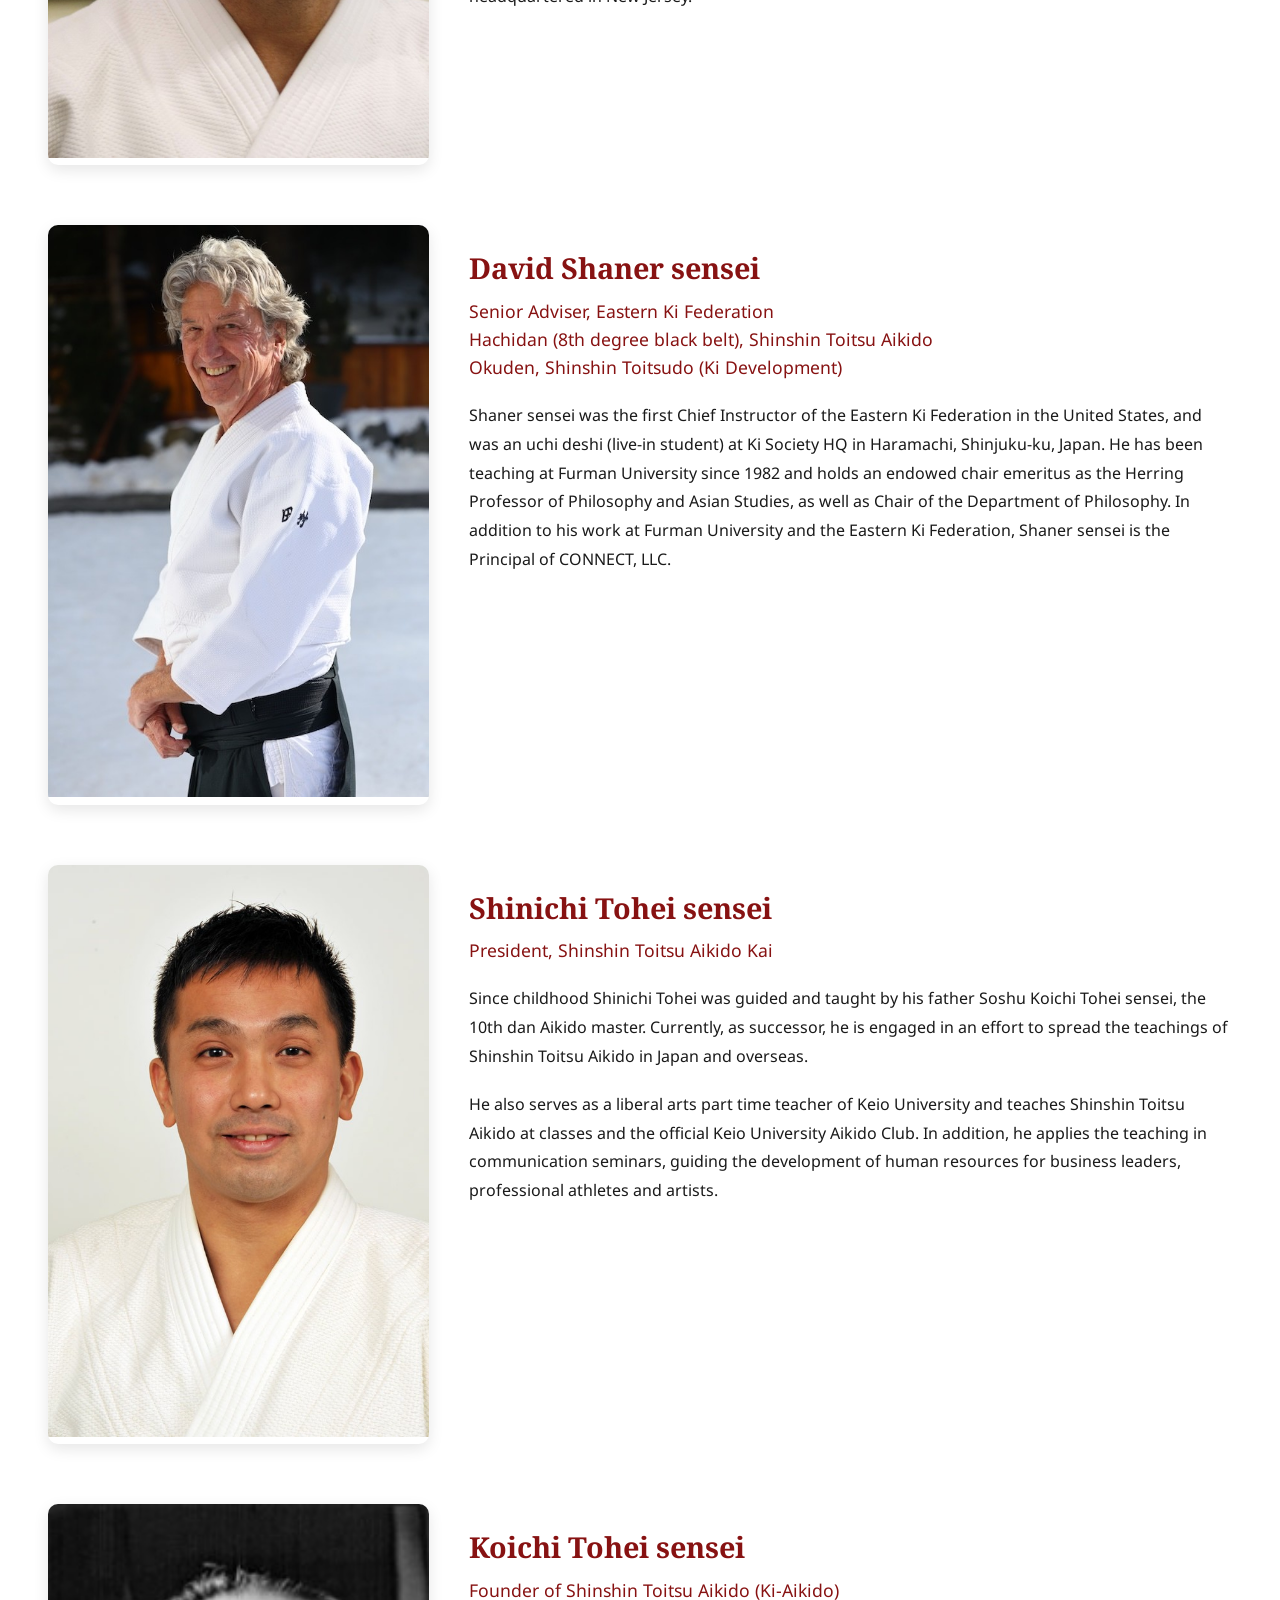
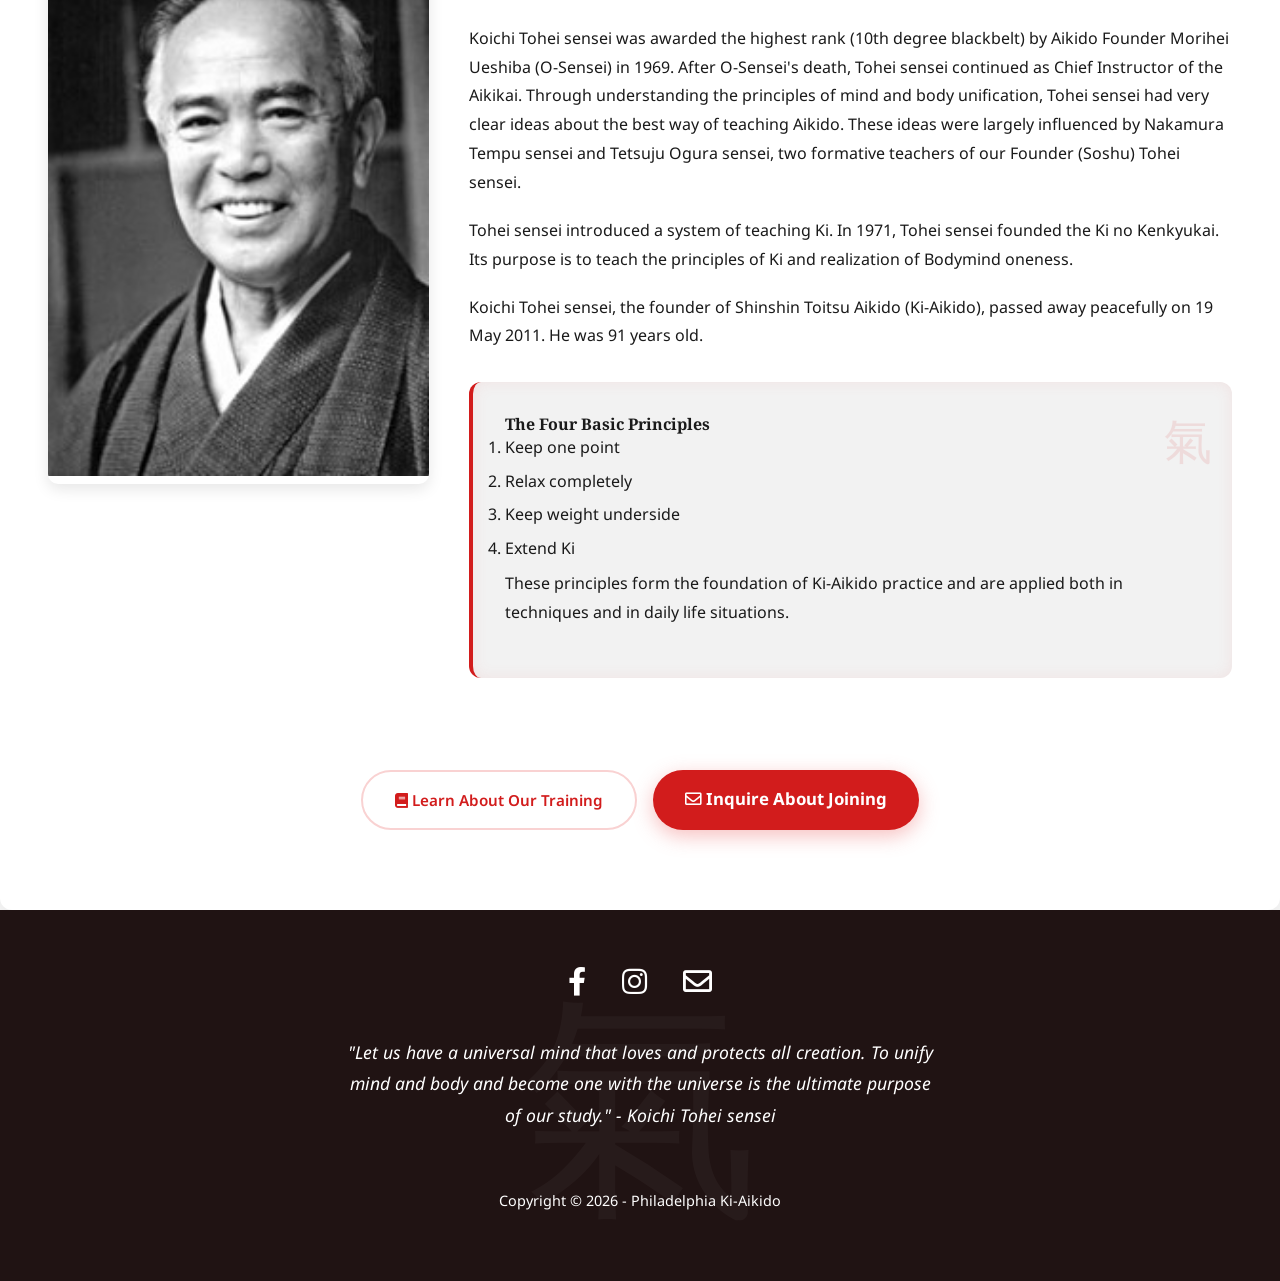
<file: background.html>
<!DOCTYPE html>
<html lang="en">
<head>
    <meta charset="UTF-8">
    <meta name="viewport" content="width=device-width, initial-scale=1.0">
    <title>Lineage | Philadelphia Ki-Aikido</title>
    <meta name="description" content="Learn about the lineage and founders of Ki-Aikido, including Koichi Tohei sensei and Shinichi Tohei sensei.">
    <link rel="icon" type="image/x-icon" href="images/ki_symbol_icon.ico">
    <link rel="stylesheet" href="css/styles.css">
    <link rel="stylesheet" href="https://cdnjs.cloudflare.com/ajax/libs/font-awesome/5.15.4/css/all.min.css">
    <link rel="preconnect" href="https://fonts.googleapis.com">
    <link rel="preconnect" href="https://fonts.gstatic.com" crossorigin>
    <link href="https://fonts.googleapis.com/css2?family=Noto+Sans:wght@400;700&family=Noto+Serif:wght@400;700&display=swap" rel="stylesheet">
</head>
<body>
    <header>
        <div class="container">
            <div class="logo">
                <a href="index.html">Philadelphia Ki-Aikido</a>
            </div>
            <nav>
                <button class="mobile-menu-btn">
                    <span class="bar"></span>
                    <span class="bar"></span>
                    <span class="bar"></span>
                </button>
                <ul class="nav-menu">
                    <li><a href="index.html">Home</a></li>
                    <li class="dropdown">
                        <a href="#" class="active">About Us <i class="fas fa-chevron-down"></i></a>
                        <ul class="dropdown-menu">
                            <li><a href="about-us.html">About Us</a></li>
                            <li><a href="background.html" class="active">Lineage</a></li>
                            <li><a href="instructors.html">Instructors</a></li>
                            <li><a href="location.html">Location</a></li>
                        </ul>
                    </li>
                    <li class="dropdown">
                        <a href="#">Our Training <i class="fas fa-chevron-down"></i></a>
                        <ul class="dropdown-menu">
                            <li><a href="classes.html">Ki-Aikido</a></li>
                            <li><a href="ki-breathing.html">Ki Breathing</a></li>
                            <li><a href="ki-meditation.html">Ki Meditation</a></li>
                            <li><a href="sokushin.html">Sokushin no Gyo</a></li>
                            <li><a href="kiatsu.html">Kiatsu Ryoho</a></li>
                        </ul>
                    </li>
                    <li><a href="schedule.html">Schedule</a></li>
                    <li><a href="fees.html">Fees</a></li>
                    <li><a href="contact-us.html">Contact</a></li>
                </ul>
            </nav>
        </div>
    </header>

    <div class="mobile-nav">
        <div class="close-btn">✕</div>
        <ul>
            <li><a href="index.html">Home</a></li>
            <li class="mobile-dropdown">
                <a href="#" class="mobile-dropdown-toggle">About Us <i class="fas fa-chevron-down"></i></a>
                <ul class="mobile-dropdown-menu">
                    <li><a href="about-us.html">About Us</a></li>
                    <li><a href="background.html">Lineage</a></li>
                    <li><a href="instructors.html">Instructors</a></li>
                    <li><a href="location.html">Location</a></li>
                </ul>
            </li>
            <li class="mobile-dropdown">
                <a href="#" class="mobile-dropdown-toggle">Our Training <i class="fas fa-chevron-down"></i></a>
                <ul class="mobile-dropdown-menu">
                    <li><a href="classes.html">Ki-Aikido</a></li>
                    <li><a href="ki-breathing.html">Ki Breathing</a></li>
                    <li><a href="ki-meditation.html">Ki Meditation</a></li>
                    <li><a href="sokushin.html">Sokushin no Gyo</a></li>
                    <li><a href="kiatsu.html">Kiatsu Ryoho</a></li>
                </ul>
            </li>
            <li><a href="schedule.html">Schedule</a></li>
            <li><a href="fees.html">Fees</a></li>
            <li><a href="contact-us.html">Contact</a></li>
        </ul>
    </div>

    <main>
        <section class="hero">
            <div class="container">
                <div class="hero-content">
                    <h1>Our Lineage</h1>
                    <p>The current and founding teachers of the Eastern Ki Federation and Ki Society International</p>
                </div>
            </div>
        </section>

        <section class="content">
            <style>
                .teacher-profile {
                    display: grid;
                    grid-template-columns: 1fr 2fr;
                    gap: 40px;
                    margin-bottom: 60px;
                    align-items: start;
                }

                .teacher-image {
                    border-radius: 10px;
                    overflow: hidden;
                    box-shadow: 0 5px 15px rgba(0, 0, 0, 0.1);
                }

                .teacher-image img {
                    width: 100%;
                    height: auto;
                }

                .teacher-info h3 {
                    margin-bottom: 10px;
                    color: #871212;
                    font-size: 1.8rem;
                }

                .teacher-info .title {
                    color: #871212;
                    font-size: 1.1rem;
                    margin-bottom: 20px;
                    display: block;
                }

                .timeline {
                    margin-top: 30px;
                }

                .timeline h4 {
                    color: #871212;
                    margin-bottom: 10px;
                    font-size: 1.2rem;
                }

                @media (max-width: 768px) {
                    .teacher-profile {
                        grid-template-columns: 1fr;
                    }
                }
            </style>


            <div class="teacher-profile">
                <div class="teacher-image">
                    <img src="images/terry-pierce.svg" alt="Terry Pierce sensei">
                </div>
                <div class="teacher-info">
                    <h3>Terry Pierce sensei</h3>
                    <span class="title">Chief Instructor, New Jersey Ki Society<br>Nanadan (7th degree black belt), Shinshin Toitsu Aikido<br>Okuden, Shinshin Toitsudo (Ki Development)</span>
                    <p>Pierce sensei trained in Aikido and was a loyal student of Tohei Sensei for over 60 years, making him the most senior member of the Eastern Ki Federation. He began studying Aikido in 1960 after completing his service in the Army.He later co-founded the N.J. Aikikai in Merchantville, N.J. And in 1968, he became the Chief Instructor of the South Jersey Aikikai on Long Beach Island, N.J.</p>
                    <p>Pierce sensei founded the N.J. Ki Society in Riverton, N.J. in 1974. In 1983, while studying at Ki no Kenkyukai in Japan, Pierce Sensei was appointed a Leader in the Ki no Genri Jissenkai. Pierce sensei was a Full Lecturer for the International Ki Society and applied over four decades of Ki training as a personal massage therapist, having accumulated over 600 hours of certified training.</p>
                    <p>Pierce sensei lived the mission of helping people grow and develop. We are all deeply grateful for the influence he had on our development both as individuals and as an organization. He was a consistent presence in every seminar, a dedicated student, and a passionate teacher. Pierce sensei passed away on 7 March 2025 at the age of 88.</p>
                </div>
            </div>

           <div class="teacher-profile">
                <div class="teacher-image">
                    <img src="images/rich-fryling.svg" alt="Rich Fryling sensei">
                </div>
                <div class="teacher-info">
                    <h3>Rich Fryling sensei</h3>
                    <span class="title">Chief Instructor, Eastern Ki Federation<br>Rokudan (6th degree black belt), Shinshin Toitsu Aikido<br>Joden, Shinshin Toitsudo (Ki Development)</span>
                    <p>Fryling sensei is a certified Lecturer and Examiner with Ki no Kenkyukai, Headquarters in Japan. He began training in 1989 at Furman University as a philosophy student of David Shaner sensei, former Chief Instructor of the Eastern Ki Federation. Fryling Sensei was also an instructor at South Carolina Ki Aikido, as well as Head Instructor of New York Ki Aikido.</p>
                    <p>Fryling sensei applies his over thirty years of mind and body unification training both personally and professionally. He is founder of The Walking Brand, which aims to change people's relationship to stress, as well as Co-Founder of The QCC Group, a vertically integrated cannabis company headquartered in New Jersey.</p>
                </div>
            </div>

            <div class="teacher-profile">
                <div class="teacher-image">
                    <img src="images/david-shaner.svg" alt="David Shaner sensei">
                </div>
                <div class="teacher-info">
                    <h3>David Shaner sensei</h3>
                    <span class="title">Senior Adviser, Eastern Ki Federation<br>Hachidan (8th degree black belt), Shinshin Toitsu Aikido<br>Okuden, Shinshin Toitsudo (Ki Development)</span>
                    <p>Shaner sensei was the first Chief Instructor of the Eastern Ki Federation in the United States, and was an uchi deshi (live-in student) at Ki Society HQ in Haramachi, Shinjuku-ku, Japan. He has been teaching at Furman University since 1982 and holds an endowed chair emeritus as the Herring Professor of Philosophy and Asian Studies, as well as Chair of the Department of Philosophy. In addition to his work at Furman University and the Eastern Ki Federation, Shaner sensei is the Principal of CONNECT, LLC.</p>
                </div>
            </div>

            <div class="teacher-profile">
                <div class="teacher-image">
                    <img src="images/shinichi-tohei0.svg" alt="Shinichi Tohei sensei">
                </div>
                <div class="teacher-info">
                    <h3>Shinichi Tohei sensei</h3>
                    <span class="title">President, Shinshin Toitsu Aikido Kai</span>
                    <p>Since childhood Shinichi Tohei was guided and taught by his father Soshu Koichi Tohei sensei, the 10th dan Aikido master. Currently, as successor, he is engaged in an effort to spread the teachings of Shinshin Toitsu Aikido in Japan and overseas.</p>
                    <p>He also serves as a liberal arts part time teacher of Keio University and teaches Shinshin Toitsu Aikido at classes and the official Keio University Aikido Club. In addition, he applies the teaching in communication seminars, guiding the development of human resources for business leaders, professional athletes and artists.</p>
                </div>
            </div>

            <div class="teacher-profile">
                <div class="teacher-image">
                    <img src="images/koichi-tohei0.svg" alt="Koichi Tohei sensei">
                </div>
                <div class="teacher-info">
                    <h3>Koichi Tohei sensei</h3>
                    <span class="title">Founder of Shinshin Toitsu Aikido (Ki-Aikido)</span>
                    <p>Koichi Tohei sensei was awarded the highest rank (10th degree blackbelt) by Aikido Founder Morihei Ueshiba (O-Sensei) in 1969. After O-Sensei's death, Tohei sensei continued as Chief Instructor of the Aikikai. Through understanding the principles of mind and body unification, Tohei sensei had very clear ideas about the best way of teaching Aikido. These ideas were largely influenced by Nakamura Tempu sensei and Tetsuju Ogura sensei, two formative teachers of our Founder (Soshu) Tohei sensei.</p>
                    <p>Tohei sensei introduced a system of teaching Ki. In 1971, Tohei sensei founded the Ki no Kenkyukai. Its purpose is to teach the principles of Ki and realization of Bodymind oneness.</p>
                    <p>Koichi Tohei sensei, the founder of Shinshin Toitsu Aikido (Ki-Aikido), passed away peacefully on 19 May 2011. He was 91 years old.</p>
                    <div class="mind-body-paths">
                        <h4>The Four Basic Principles</h4>
                        <ol>
                            <li>Keep one point</li>
                            <li>Relax completely</li>
                            <li>Keep weight underside</li>
                            <li>Extend Ki</li>
                        </ol>

                        <p>These principles form the foundation of Ki-Aikido practice and are applied both in techniques and in daily life situations.</p>
                    </div>
                </div>
            </div>

            <div class="cta-buttons">
                <a href="classes.html" class="cta-button cta-button-secondary"><i class="fas fa-book"></i> Learn About Our Training</a>
                <a href="contact-us.html" class="cta-button"><i class="far fa-envelope"></i> Inquire About Joining</a>
            </div>
        </section>
    </main>

    <footer>
        <div class="footer-content">
            <div class="social-links">
                <a href="http://facebook.com/PHLKiAikido" target="_blank" title="Follow us on Facebook"><i class="fab fa-facebook-f"></i></a>
                <a href="https://www.instagram.com/phl_ki_aikido/" target="_blank" title="Follow us on Instagram"><i class="fab fa-instagram"></i></a>
                <a href="mailto:krmills.easternkifederation@gmail.com" title="Email us"><i class="far fa-envelope"></i></a>
            </div>
            <div class="footer-quote">
                <p>"Let us have a universal mind that loves and protects all creation. To unify mind and body and become one with the universe is the ultimate purpose of our study." - Koichi Tohei sensei</p>
            </div>
            <div class="copyright">
                <p>Copyright © 2026 - Philadelphia Ki-Aikido</p>
            </div>
        </div>
    </footer>

    <script src="js/script.js"></script>
</body>
</html>
</file>
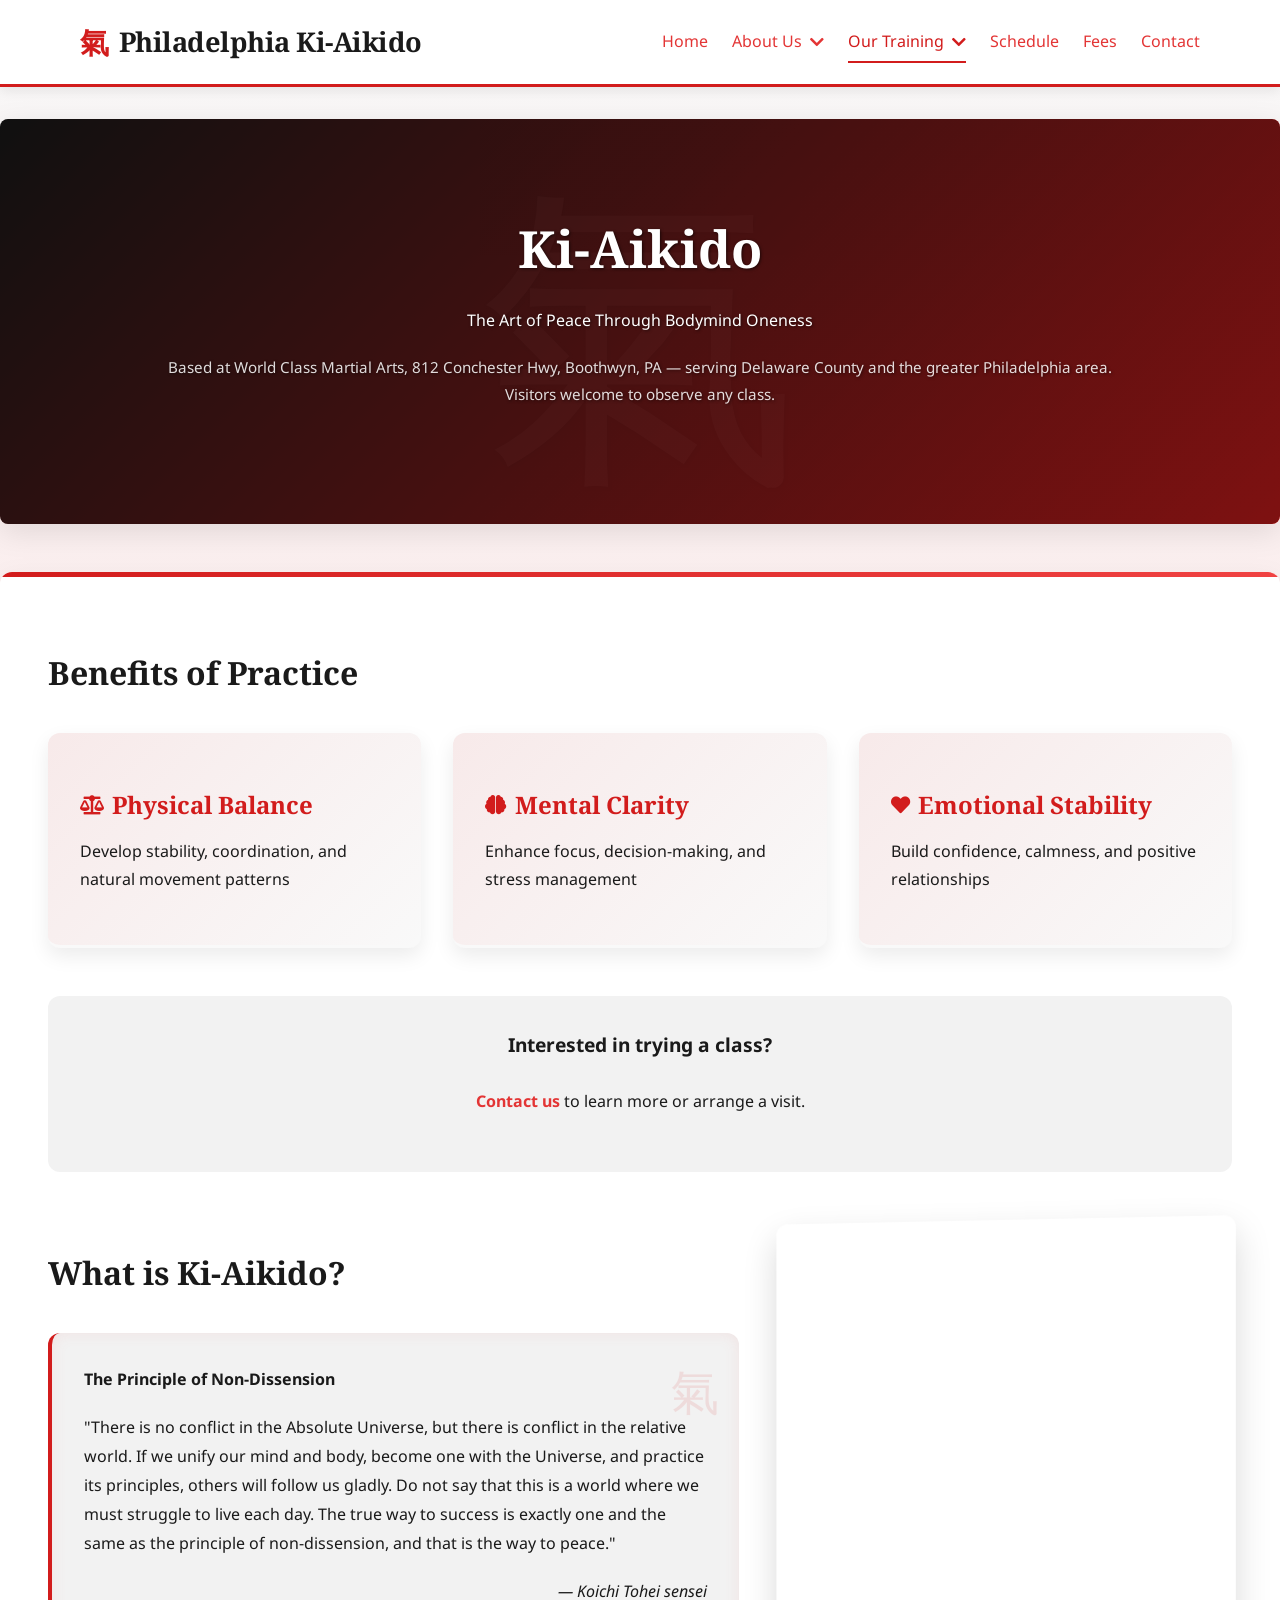
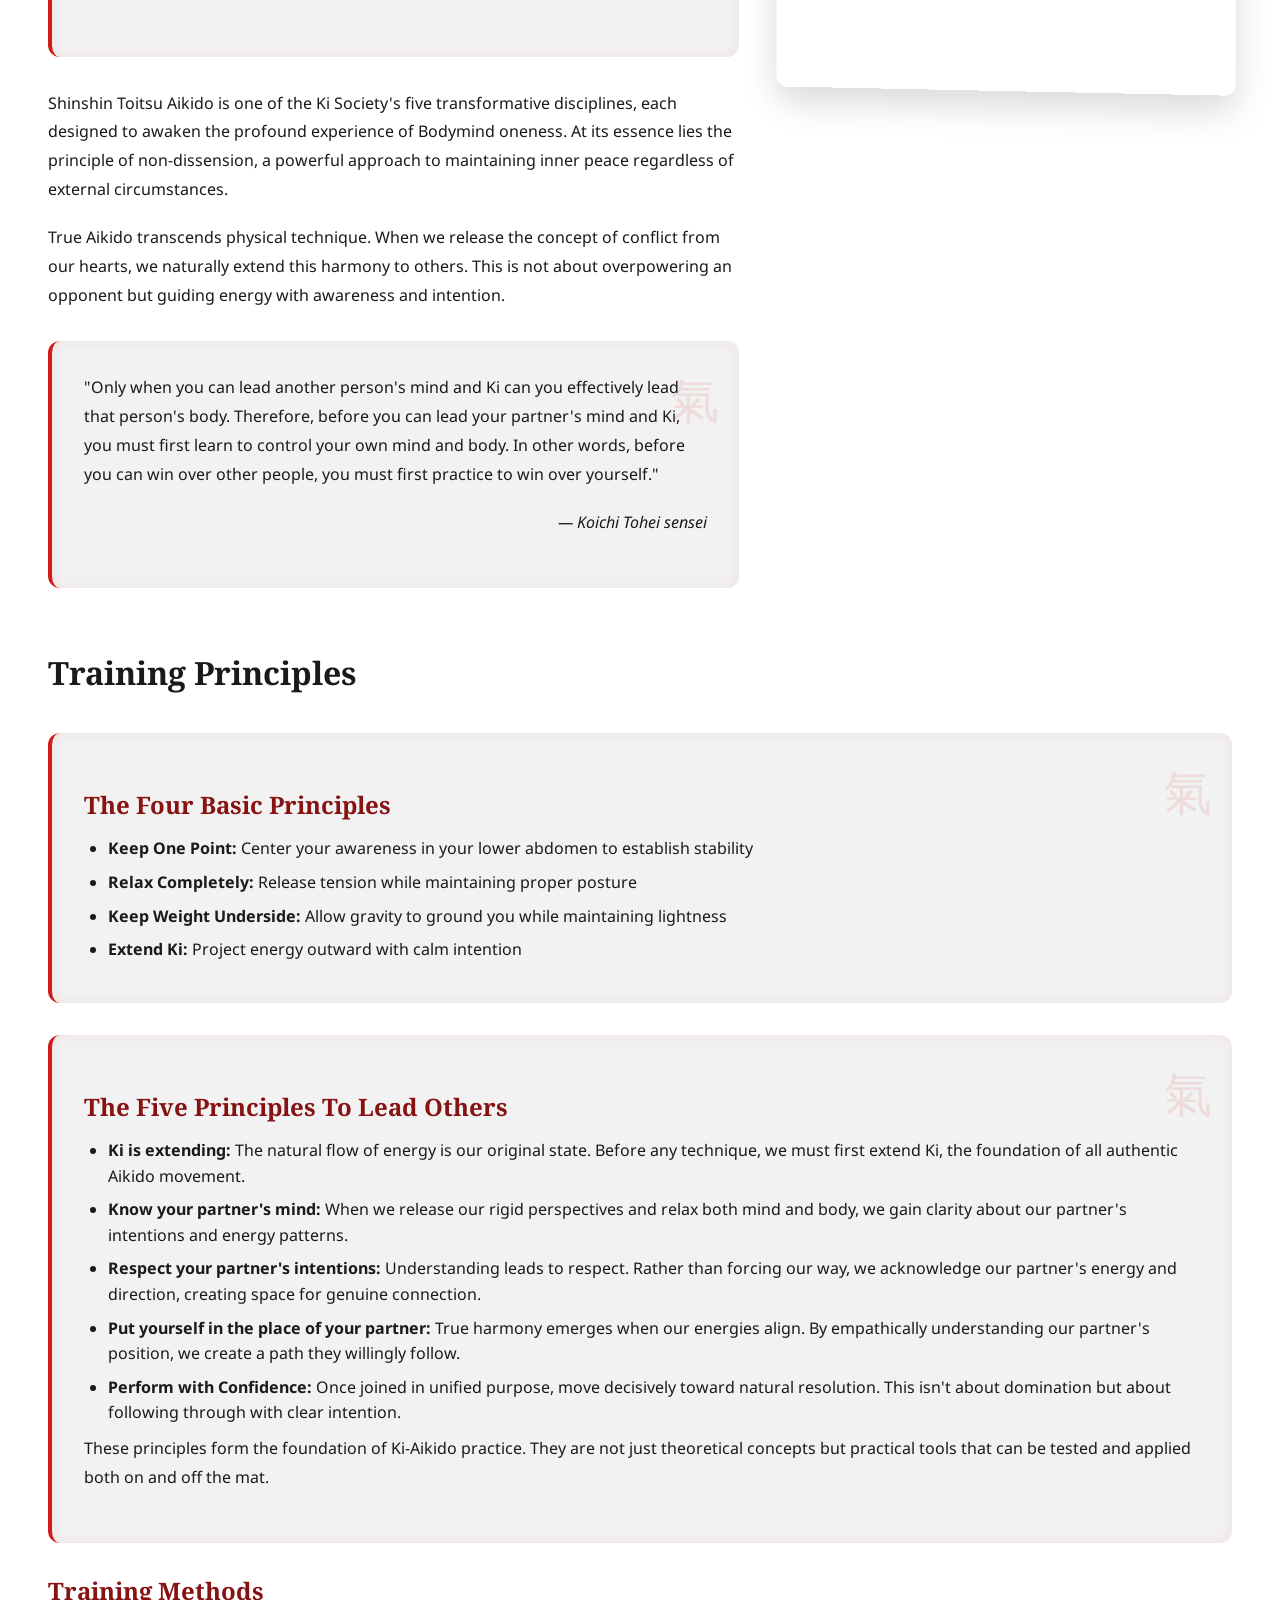
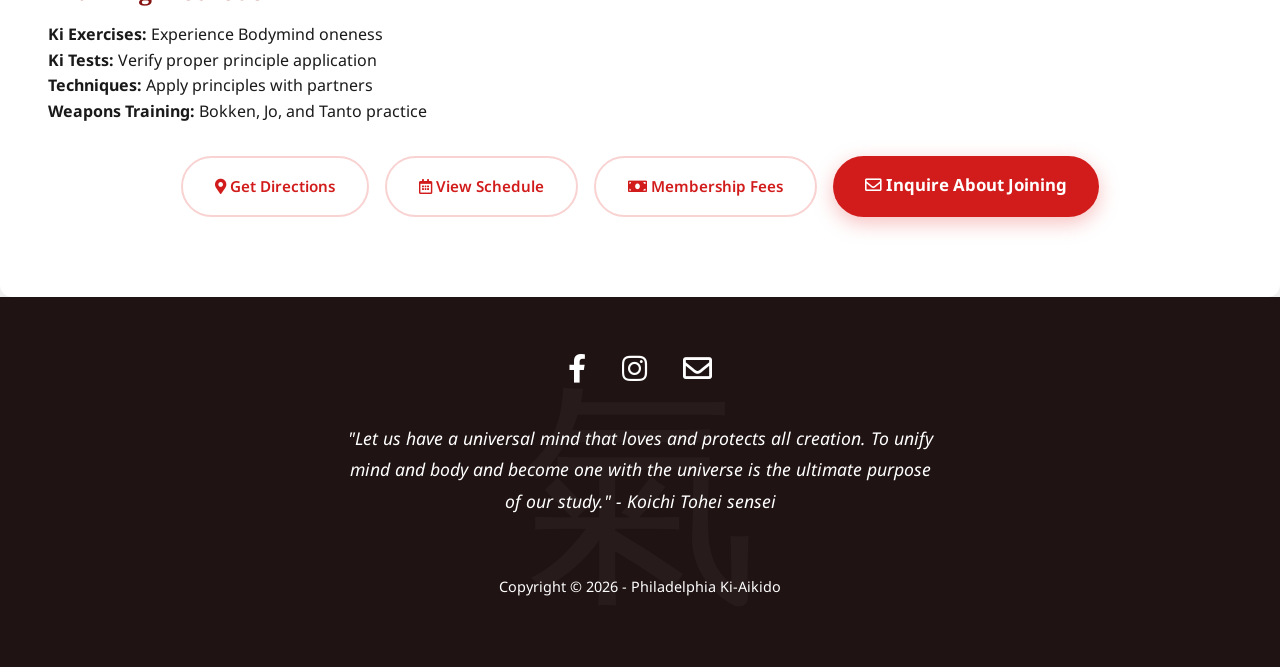
<file: classes.html>
<!DOCTYPE html>
<html lang="en">
<head>
    <meta charset="UTF-8">
    <meta name="viewport" content="width=device-width, initial-scale=1.0">
    <title>Ki-Aikido Classes | Philadelphia Ki-Aikido</title>
    <meta name="description" content="Train Ki-Aikido in Boothwyn, PA — serving Delaware County and the greater Philadelphia area. Learn Bodymind oneness through martial arts, meditation, and Ki development.">
    <link rel="icon" type="image/x-icon" href="images/ki_symbol_icon.ico">
    <link rel="stylesheet" href="css/styles.css">
    <link rel="stylesheet" href="https://cdnjs.cloudflare.com/ajax/libs/font-awesome/5.15.4/css/all.min.css">
    <link rel="preconnect" href="https://fonts.googleapis.com">
    <link rel="preconnect" href="https://fonts.gstatic.com" crossorigin>
    <link href="https://fonts.googleapis.com/css2?family=Noto+Sans:wght@400;700&family=Noto+Serif:wght@400;700&display=swap" rel="stylesheet">
</head>
<body>
    <header>
        <div class="container">
            <div class="logo">
                <a href="index.html">Philadelphia Ki-Aikido</a>
            </div>
            <nav>
                <button class="mobile-menu-btn">
                    <span class="bar"></span>
                    <span class="bar"></span>
                    <span class="bar"></span>
                </button>
                <ul class="nav-menu">
                    <li><a href="index.html">Home</a></li>
                    <li class="dropdown">
                        <a href="#">About Us <i class="fas fa-chevron-down"></i></a>
                        <ul class="dropdown-menu">
                            <li><a href="about-us.html">About Us</a></li>
                            <li><a href="background.html">Lineage</a></li>
                            <li><a href="instructors.html">Instructors</a></li>
                            <li><a href="location.html">Location</a></li>
                        </ul>
                    </li>
                    <li class="dropdown">
                        <a href="#" class="active">Our Training <i class="fas fa-chevron-down"></i></a>
                        <ul class="dropdown-menu">
                            <li><a href="classes.html" class="active">Ki-Aikido</a></li>
                            <li><a href="ki-breathing.html">Ki Breathing</a></li>
                            <li><a href="ki-meditation.html">Ki Meditation</a></li>
                            <li><a href="sokushin.html">Sokushin no Gyo</a></li>
                            <li><a href="kiatsu.html">Kiatsu Ryoho</a></li>
                        </ul>
                    </li>
                    <li><a href="schedule.html">Schedule</a></li>
                    <li><a href="fees.html">Fees</a></li>
                    <li><a href="contact-us.html">Contact</a></li>
                </ul>
            </nav>
        </div>
    </header>

    <div class="mobile-nav">
        <div class="close-btn">✕</div>
        <ul>
            <li><a href="index.html">Home</a></li>
            <li class="mobile-dropdown">
                <a href="#" class="mobile-dropdown-toggle">About Us <i class="fas fa-chevron-down"></i></a>
                <ul class="mobile-dropdown-menu">
                    <li><a href="about-us.html">About Us</a></li>
                    <li><a href="background.html">Lineage</a></li>
                    <li><a href="instructors.html">Instructors</a></li>
                    <li><a href="location.html">Location</a></li>
                </ul>
            </li>
            <li class="mobile-dropdown">
                <a href="#" class="mobile-dropdown-toggle active">Our Training <i class="fas fa-chevron-down"></i></a>
                <ul class="mobile-dropdown-menu">
                    <li><a href="classes.html" class="active">Ki-Aikido</a></li>
                    <li><a href="ki-breathing.html">Ki Breathing</a></li>
                    <li><a href="ki-meditation.html">Ki Meditation</a></li>
                    <li><a href="sokushin.html">Sokushin no Gyo</a></li>
                    <li><a href="kiatsu.html">Kiatsu Ryoho</a></li>
                </ul>
            </li>
            <li><a href="schedule.html">Schedule</a></li>
            <li><a href="fees.html">Fees</a></li>
            <li><a href="contact-us.html">Contact</a></li>
        </ul>
    </div>

    <main>
        <section class="hero">
            <div class="container">
                <div class="hero-content">
                    <h1>Ki-Aikido</h1>
                    <p>The Art of Peace Through Bodymind Oneness</p>
                    <p style="margin-top: 0.75rem; font-size: 0.95rem; opacity: 0.85;">Based at World Class Martial Arts, 812 Conchester Hwy, Boothwyn, PA — serving Delaware County and the greater Philadelphia area.<br>Visitors welcome to observe any class.</p>
                </div>
            </div>
        </section>

        <section class="content">
            <h2>Benefits of Practice</h2>
            <div class="benefits-grid">
                <div class="benefit-item">
                    <h3><i class="fas fa-balance-scale"></i> Physical Balance</h3>
                    <p>Develop stability, coordination, and natural movement patterns</p>
                </div>
                <div class="benefit-item">
                    <h3><i class="fas fa-brain"></i> Mental Clarity</h3>
                    <p>Enhance focus, decision-making, and stress management</p>
                </div>
                <div class="benefit-item">
                    <h3><i class="fas fa-heart"></i> Emotional Stability</h3>
                    <p>Build confidence, calmness, and positive relationships</p>
                </div>
            </div>
            <div style="text-align: center; margin: 3rem 0; padding: 2rem; background-color: #f2f2f2; border-radius: 12px;">
                <p style="font-size: 1.2rem; margin-bottom: 1.5rem; color: #1a1a1a;"><strong>Interested in trying a class?</strong></p>
                <p style="margin-bottom: 1.5rem;"><a href="contact-us.html" style="font-weight: bold;">Contact us</a> to learn more or arrange a visit.</p>
            </div>

            <div class="combined-section">
                <div class="text-content">
                    <h2>What is Ki-Aikido?</h2>
                    <div class="mind-body-paths">
                        <p><strong>The Principle of Non-Dissension</strong></p>
                        <p>"There is no conflict in the Absolute Universe, but there is conflict in the relative world. If we unify our mind and body, become one with the Universe, and practice its principles, others will follow us gladly. Do not say that this is a world where we must struggle to live each day. The true way to success is exactly one and the same as the principle of non-dissension, and that is the way to peace."</p>
                        <p class="quote-author">— Koichi Tohei sensei</p>
                    </div>

                    <p>Shinshin Toitsu Aikido is one of the Ki Society's five transformative disciplines, each designed to awaken the profound experience of Bodymind oneness. At its essence lies the principle of non-dissension, a powerful approach to maintaining inner peace regardless of external circumstances.</p>
                    <p>True Aikido transcends physical technique. When we release the concept of conflict from our hearts, we naturally extend this harmony to others. This is not about overpowering an opponent but guiding energy with awareness and intention.</p>

                    <div class="mind-body-paths">
                        <p>"Only when you can lead another person's mind and Ki can you effectively lead that person's body. Therefore, before you can lead your partner's mind and Ki, you must first learn to control your own mind and body. In other words, before you can win over other people, you must first practice to win over yourself."</p>
                        <p class="quote-author">— Koichi Tohei sensei</p>
                    </div>
                </div>
                <div class="video-sidebar">
                    <div class="video-container-small">
                        <iframe src="https://player.vimeo.com/video/23501589" frameborder="0" allow="autoplay; fullscreen; picture-in-picture" allowfullscreen></iframe>
                    </div>
                </div>
            </div>

            <h2>Training Principles</h2>
            <div class="mind-body-paths">
                <h3>The Four Basic Principles</h3>
                <ul>
                    <li><strong>Keep One Point:</strong> Center your awareness in your lower abdomen to establish stability</li>
                    <li><strong>Relax Completely:</strong> Release tension while maintaining proper posture</li>
                    <li><strong>Keep Weight Underside:</strong> Allow gravity to ground you while maintaining lightness</li>
                    <li><strong>Extend Ki:</strong> Project energy outward with calm intention</li>
                </ul>
            </div>

            <div class="mind-body-paths">
                <h3>The Five Principles To Lead Others</h3>
                <ul>
                    <li><strong>Ki is extending:</strong> The natural flow of energy is our original state. Before any technique, we must first extend Ki, the foundation of all authentic Aikido movement.</li>
                    <li><strong>Know your partner's mind:</strong> When we release our rigid perspectives and relax both mind and body, we gain clarity about our partner's intentions and energy patterns.</li>
                    <li><strong>Respect your partner's intentions:</strong> Understanding leads to respect. Rather than forcing our way, we acknowledge our partner's energy and direction, creating space for genuine connection.</li>
                    <li><strong>Put yourself in the place of your partner:</strong> True harmony emerges when our energies align. By empathically understanding our partner's position, we create a path they willingly follow.</li>
                    <li><strong>Perform with Confidence:</strong> Once joined in unified purpose, move decisively toward natural resolution. This isn't about domination but about following through with clear intention.</li>
                </ul>
                <p>These principles form the foundation of Ki-Aikido practice. They are not just theoretical concepts but practical tools that can be tested and applied both on and off the mat.</p>
            </div>

            <h3>Training Methods</h3>
            <ul>
                <li><strong>Ki Exercises:</strong> Experience Bodymind oneness</li>
                <li><strong>Ki Tests:</strong> Verify proper principle application</li>
                <li><strong>Techniques:</strong> Apply principles with partners</li>
                <li><strong>Weapons Training:</strong> Bokken, Jo, and Tanto practice</li>
            </ul>

            <div class="cta-buttons">
                <a href="location.html" class="cta-button cta-button-secondary"><i class="fas fa-map-marker-alt"></i> Get Directions</a>
                <a href="schedule.html" class="cta-button cta-button-secondary"><i class="far fa-calendar-alt"></i> View Schedule</a>
                <a href="fees.html" class="cta-button cta-button-secondary"><i class="fas fa-money-bill"></i> Membership Fees</a>
                <a href="contact-us.html" class="cta-button"><i class="far fa-envelope"></i> Inquire About Joining</a>
            </div>
        </section>
    </main>

    <footer>
        <div class="footer-content">
            <div class="social-links">
                <a href="http://facebook.com/PHLKiAikido" target="_blank" title="Follow us on Facebook"><i class="fab fa-facebook-f"></i></a>
                <a href="https://www.instagram.com/phl_ki_aikido/" target="_blank" title="Follow us on Instagram"><i class="fab fa-instagram"></i></a>
                <a href="mailto:krmills.easternkifederation@gmail.com" title="Email us"><i class="far fa-envelope"></i></a>
            </div>
            <div class="footer-quote">
                <p>"Let us have a universal mind that loves and protects all creation. To unify mind and body and become one with the universe is the ultimate purpose of our study." - Koichi Tohei sensei</p>
            </div>
            <div class="copyright">
                <p>Copyright © 2026 - Philadelphia Ki-Aikido</p>
            </div>
        </div>
    </footer>

    <script src="js/script.js"></script>
</body>
</html>
</file>
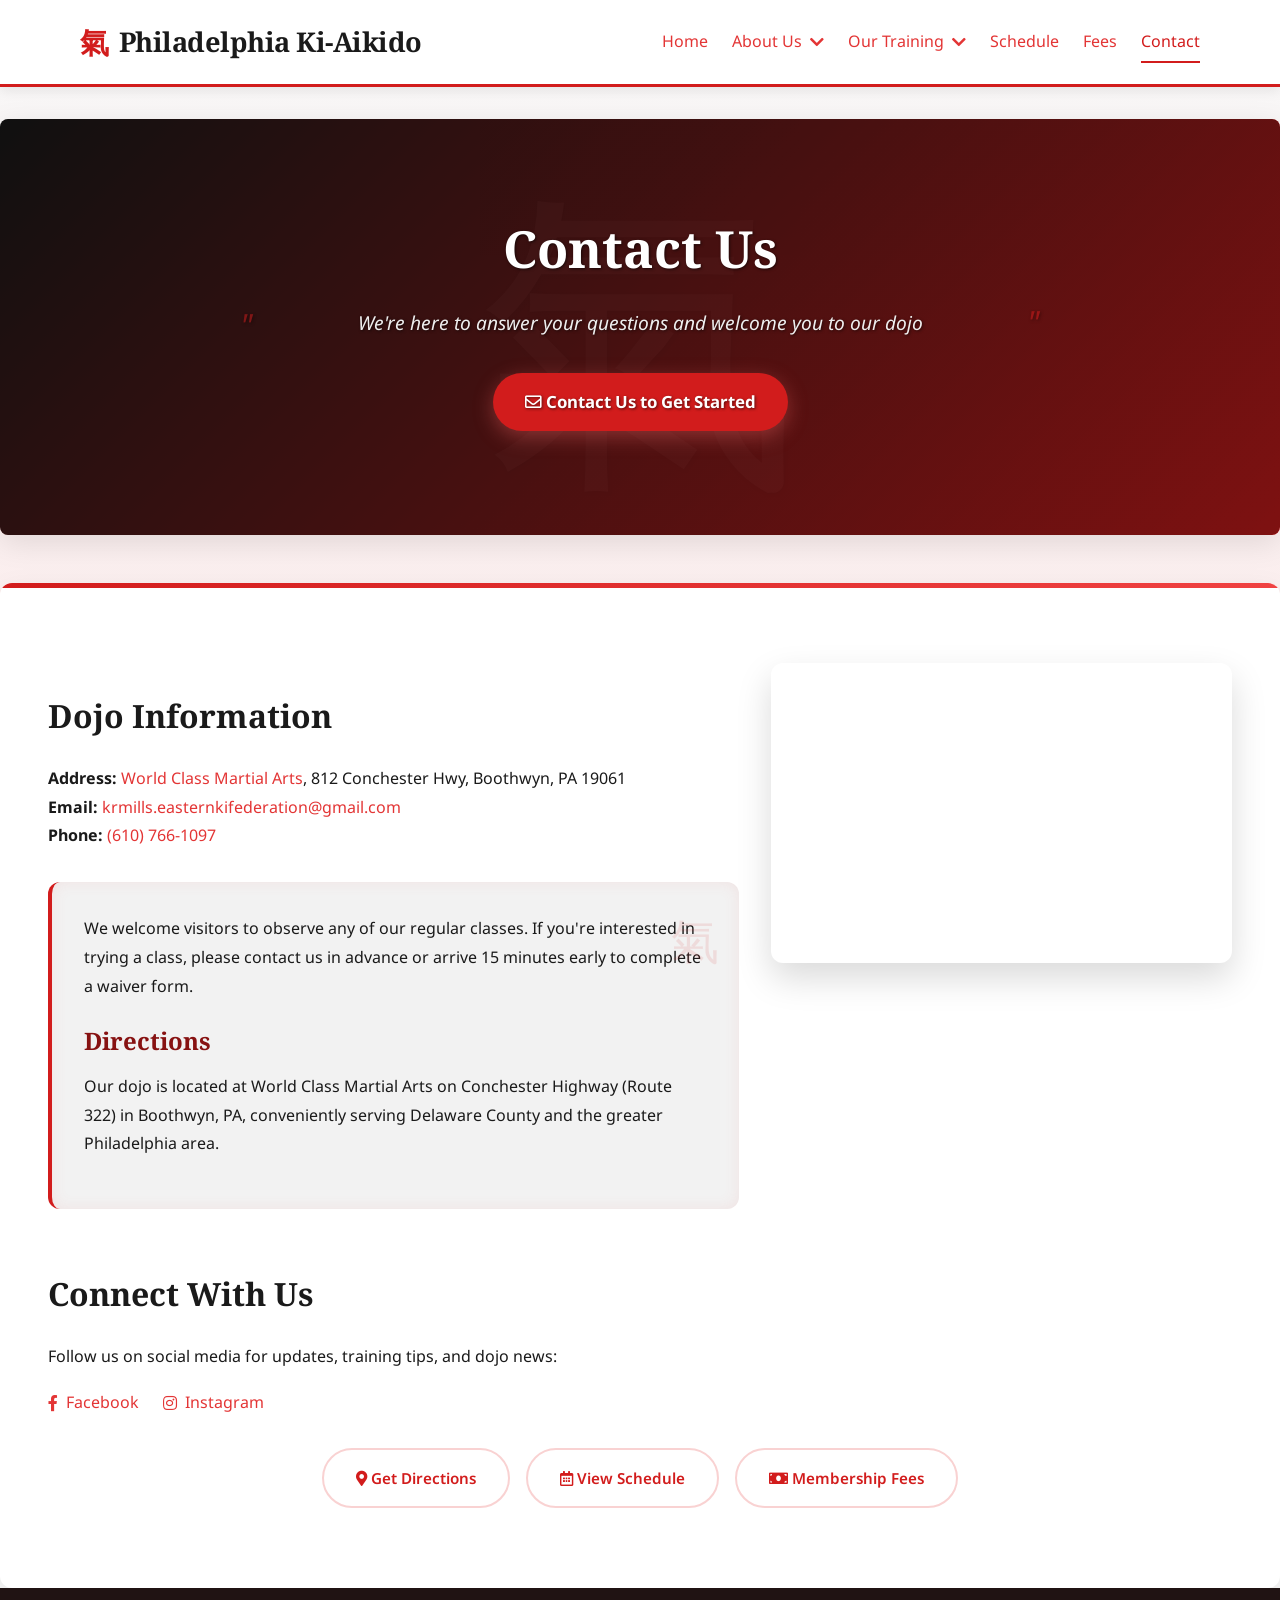
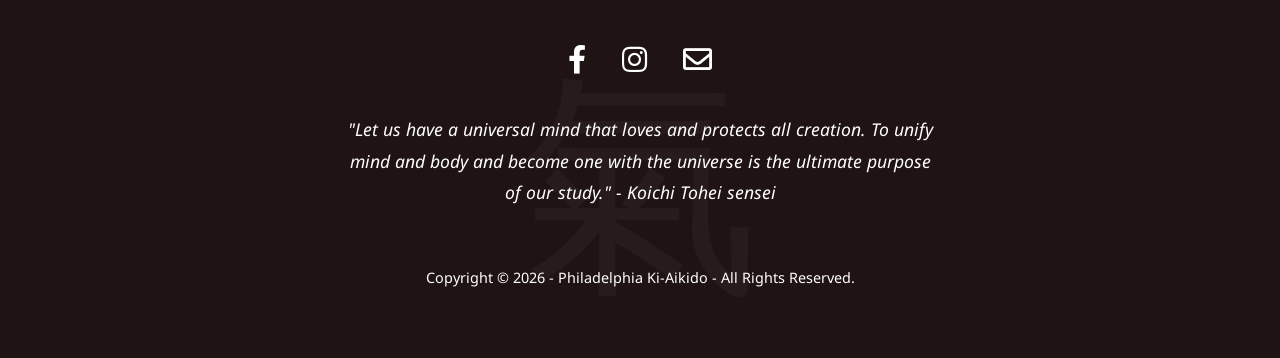
<file: contact-us.html>
<!DOCTYPE html>
<html lang="en">
<head>
    <meta charset="UTF-8">
    <meta name="viewport" content="width=device-width, initial-scale=1.0">
    <title>Contact | Philadelphia Ki-Aikido — Boothwyn, PA</title>
    <meta name="description" content="Contact Philadelphia Ki-Aikido in Boothwyn, PA. Reach us for class info, schedules, or to arrange your first visit to our dojo.">
    <link rel="icon" type="image/x-icon" href="images/ki_symbol_icon.ico">
    <link rel="stylesheet" href="css/styles.css">
    <link rel="stylesheet" href="https://cdnjs.cloudflare.com/ajax/libs/font-awesome/5.15.4/css/all.min.css">
    <link rel="preconnect" href="https://fonts.googleapis.com">
    <link rel="preconnect" href="https://fonts.gstatic.com" crossorigin>
    <link href="https://fonts.googleapis.com/css2?family=Noto+Sans:wght@400;700&family=Noto+Serif:wght@400;700&display=swap" rel="stylesheet">
</head>
<body>
    <header>
        <div class="container">
            <div class="logo">
                <a href="index.html">Philadelphia Ki-Aikido</a>
            </div>
            <nav>
                <button class="mobile-menu-btn">
                    <span class="bar"></span>
                    <span class="bar"></span>
                    <span class="bar"></span>
                </button>
                <ul class="nav-menu">
                    <li><a href="index.html">Home</a></li>
                    <li class="dropdown">
                        <a href="#">About Us <i class="fas fa-chevron-down"></i></a>
                        <ul class="dropdown-menu">
                            <li><a href="about-us.html">About Us</a></li>
                            <li><a href="background.html">Lineage</a></li>
                            <li><a href="instructors.html">Instructors</a></li>
                            <li><a href="location.html">Location</a></li>
                        </ul>
                    </li>
                    <li class="dropdown">
                        <a href="#">Our Training <i class="fas fa-chevron-down"></i></a>
                        <ul class="dropdown-menu">
                            <li><a href="classes.html">Ki-Aikido</a></li>
                            <li><a href="ki-breathing.html">Ki Breathing</a></li>
                            <li><a href="ki-meditation.html">Ki Meditation</a></li>
                            <li><a href="sokushin.html">Sokushin no Gyo</a></li>
                            <li><a href="kiatsu.html">Kiatsu Ryoho</a></li>
                        </ul>
                    </li>
                    <li><a href="schedule.html">Schedule</a></li>
                    <li><a href="fees.html">Fees</a></li>
                    <li><a href="contact-us.html" class="active">Contact</a></li>
                </ul>
            </nav>
        </div>
    </header>

    <div class="mobile-nav">
        <div class="close-btn">✕</div>
        <ul>
            <li><a href="index.html">Home</a></li>
            <li class="mobile-dropdown">
                <a href="#" class="mobile-dropdown-toggle">About Us <i class="fas fa-chevron-down"></i></a>
                <ul class="mobile-dropdown-menu">
                    <li><a href="about-us.html">About Us</a></li>
                    <li><a href="background.html">Lineage</a></li>
                    <li><a href="instructors.html">Instructors</a></li>
                    <li><a href="location.html">Location</a></li>
                </ul>
            </li>
            <li class="mobile-dropdown">
                <a href="#" class="mobile-dropdown-toggle">Our Training <i class="fas fa-chevron-down"></i></a>
                <ul class="mobile-dropdown-menu">
                    <li><a href="classes.html">Ki-Aikido</a></li>
                    <li><a href="ki-breathing.html">Ki Breathing</a></li>
                    <li><a href="ki-meditation.html">Ki Meditation</a></li>
                    <li><a href="sokushin.html">Sokushin no Gyo</a></li>
                    <li><a href="kiatsu.html">Kiatsu Ryoho</a></li>
                </ul>
            </li>
            <li><a href="schedule.html">Schedule</a></li>
            <li><a href="fees.html">Fees</a></li>
            <li><a href="contact-us.html" class="active">Contact</a></li>
        </ul>
    </div>

    <main>
        <section class="hero">
            <div class="hero-content">
                <h1>Contact Us</h1>
                <p class="quote">We're here to answer your questions and welcome you to our dojo</p>
                <div style="margin-top: 2rem;">
                    <a href="mailto:krmills.easternkifederation@gmail.com?subject=Requesting%20Information%20About%20Philadelphia%20Ki%20Aikido" class="cta-button" style="display: inline-block;"><i class="far fa-envelope"></i> Contact Us to Get Started</a>
                </div>
            </div>
        </section>

        <section class="content">
            <div class="combined-section">
                <div class="text-content">
                    <h2>Dojo Information</h2>
                    <p><strong>Address:</strong> <a href="https://wcma-usa.com/">World Class Martial Arts</a>, 812 Conchester Hwy, Boothwyn, PA 19061<br>
                    <strong>Email:</strong> <a href="mailto:krmills.easternkifederation@gmail.com?subject=Requesting%20Information%20About%20Philadelphia%20Ki%20Aikido">krmills.easternkifederation@gmail.com</a><br>
                    <strong>Phone:</strong> <a href="tel:+16107661097">(610) 766-1097</a></p>

                    <div class="mind-body-paths">
                        <p>We welcome visitors to observe any of our regular classes. If you're interested in trying a class, please contact us in advance or arrive 15 minutes early to complete a waiver form.</p>
                        <h3>Directions</h3>
                        <p>Our dojo is located at World Class Martial Arts on Conchester Highway (Route 322) in Boothwyn, PA, conveniently serving Delaware County and the greater Philadelphia area.</p>
                    </div>
                </div>
                <div class="video-sidebar">
                    <iframe src="https://www.google.com/maps/embed?pb=!1m18!1m12!1m3!1d3063.005688203521!2d-75.46343532375293!3d39.85170557153597!2m3!1f0!2f0!3f0!3m2!1i1024!2i768!4f13.1!3m3!1m2!1s0x89c6e5bed52a94df%3A0x8094f1d9784abeee!2s812%20Conchester%20Hwy%2C%20Boothwyn%2C%20PA%2019061!5e0!3m2!1sen!2sus!4v1765390815266!5m2!1sen!2sus"
                        width="100%" height="300" style="border:0; border-radius: 12px; box-shadow: 0 15px 35px rgba(0,0,0,0.15);"
                        allowfullscreen="" loading="lazy" referrerpolicy="no-referrer-when-downgrade"></iframe>
                </div>
            </div>

            <h2>Connect With Us</h2>
            <p>Follow us on social media for updates, training tips, and dojo news:</p>
            <div class="social-icons">
                <a href="http://facebook.com/PHLKiAikido" target="_blank"><i class="fab fa-facebook-f"></i> Facebook</a>
                <a href="https://www.instagram.com/phl_ki_aikido/" target="_blank"><i class="fab fa-instagram"></i> Instagram</a>
            </div>
            <div class="cta-buttons">
                <a href="location.html" class="cta-button cta-button-secondary"><i class="fas fa-map-marker-alt"></i> Get Directions</a>
                <a href="schedule.html" class="cta-button cta-button-secondary"><i class="far fa-calendar-alt"></i> View Schedule</a>
                <a href="fees.html" class="cta-button cta-button-secondary"><i class="fas fa-money-bill"></i> Membership Fees</a>
            </div>
        </section>
    </main>

    <footer>
        <div class="footer-content">
            <div class="social-links">
                <a href="http://facebook.com/PHLKiAikido" target="_blank" title="Follow us on Facebook"><i class="fab fa-facebook-f"></i></a>
                <a href="https://www.instagram.com/phl_ki_aikido/" target="_blank" title="Follow us on Instagram"><i class="fab fa-instagram"></i></a>
                <a href="mailto:krmills.easternkifederation@gmail.com" title="Email us"><i class="far fa-envelope"></i></a>
            </div>
            <div class="footer-quote">
                <p>"Let us have a universal mind that loves and protects all creation. To unify mind and body and become one with the universe is the ultimate purpose of our study." - Koichi Tohei sensei</p>
            </div>
            <div class="copyright">
                <p>Copyright © 2026 - Philadelphia Ki-Aikido - All Rights Reserved.</p>
            </div>
        </div>
    </footer>

    <script src="js/script.js"></script>
</body>
</html>
</file>
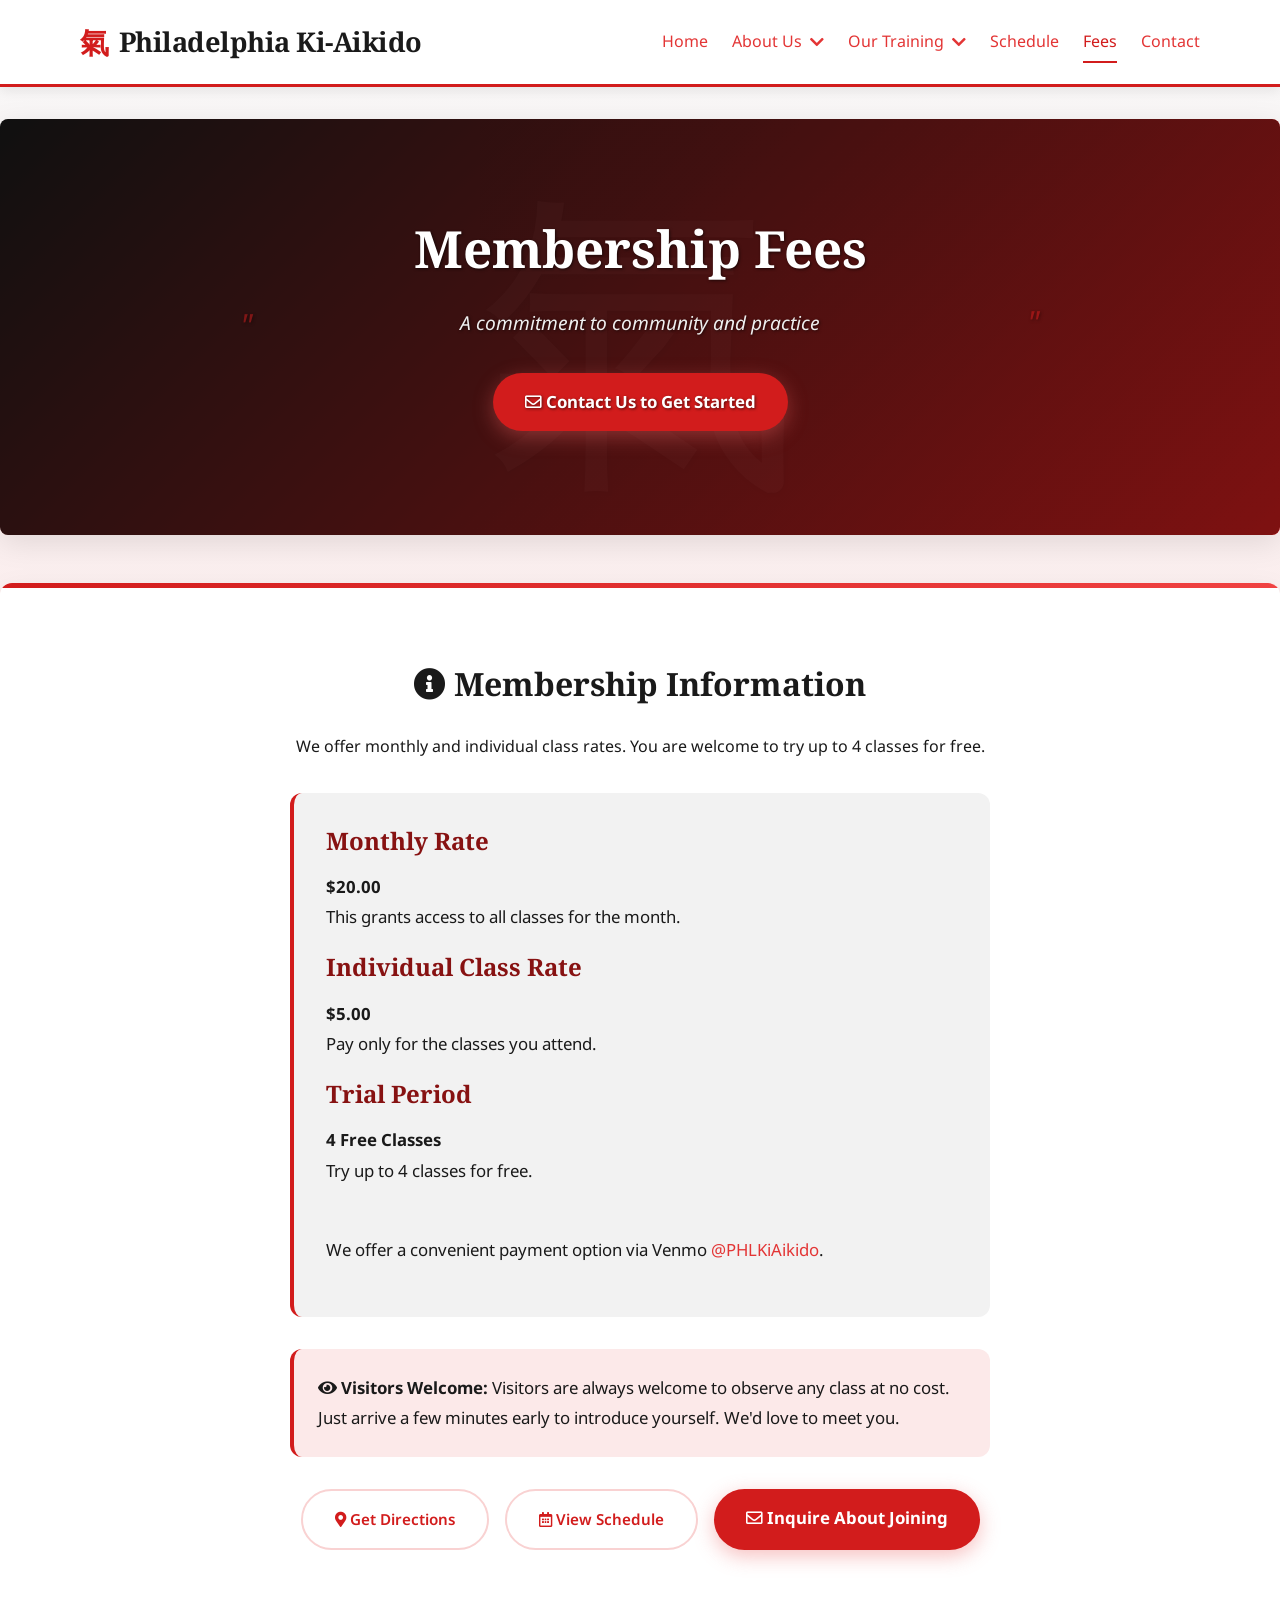
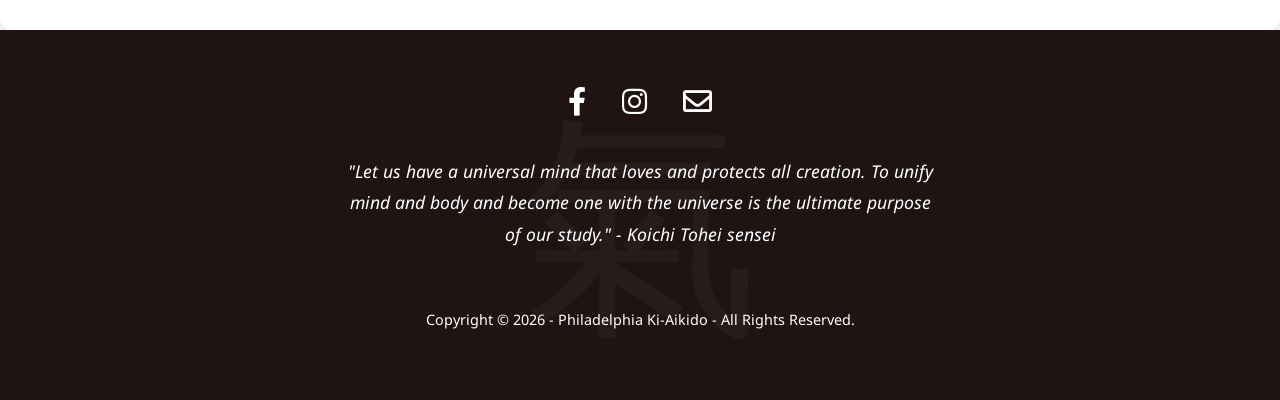
<file: fees.html>
<!DOCTYPE html>
<html lang="en">
<head>
    <meta charset="UTF-8">
    <meta name="viewport" content="width=device-width, initial-scale=1.0">
    <meta name="description" content="Membership fees for Philadelphia Ki-Aikido in Boothwyn, PA. Contact us for current pricing and class information.">
    <title>Membership Fees | Philadelphia Ki-Aikido — Boothwyn, PA</title>
    <link rel="icon" type="image/x-icon" href="images/ki_symbol_icon.ico">
    <link rel="stylesheet" href="css/styles.css">
    <link rel="stylesheet" href="https://cdnjs.cloudflare.com/ajax/libs/font-awesome/5.15.4/css/all.min.css">
    <link rel="preconnect" href="https://fonts.googleapis.com">
    <link rel="preconnect" href="https://fonts.gstatic.com" crossorigin>
    <link href="https://fonts.googleapis.com/css2?family=Noto+Sans:wght@400;700&family=Noto+Serif:wght@400;700&display=swap" rel="stylesheet">
</head>
<body>
    <header>
        <div class="container">
            <div class="logo">
                <a href="index.html">Philadelphia Ki-Aikido</a>
            </div>
            <nav>
                <button class="mobile-menu-btn">
                    <span class="bar"></span>
                    <span class="bar"></span>
                    <span class="bar"></span>
                </button>
                <ul class="nav-menu">
                    <li><a href="index.html">Home</a></li>
                    <li class="dropdown">
                        <a href="#">About Us <i class="fas fa-chevron-down"></i></a>
                        <ul class="dropdown-menu">
                            <li><a href="about-us.html">About Us</a></li>
                            <li><a href="background.html">Lineage</a></li>
                            <li><a href="instructors.html">Instructors</a></li>
                            <li><a href="location.html">Location</a></li>
                        </ul>
                    </li>
                    <li class="dropdown">
                        <a href="#">Our Training <i class="fas fa-chevron-down"></i></a>
                        <ul class="dropdown-menu">
                            <li><a href="classes.html">Ki-Aikido</a></li>
                            <li><a href="ki-breathing.html">Ki Breathing</a></li>
                            <li><a href="ki-meditation.html">Ki Meditation</a></li>
                            <li><a href="sokushin.html">Sokushin no Gyo</a></li>
                            <li><a href="kiatsu.html">Kiatsu Ryoho</a></li>
                        </ul>
                    </li>
                    <li><a href="schedule.html">Schedule</a></li>
                    <li><a href="fees.html" class="active">Fees</a></li>
                    <li><a href="contact-us.html">Contact</a></li>
                </ul>
            </nav>
        </div>
    </header>

    <div class="mobile-nav">
        <div class="close-btn">✕</div>
        <ul>
            <li><a href="index.html">Home</a></li>
            <li class="mobile-dropdown">
                <a href="#" class="mobile-dropdown-toggle">About Us <i class="fas fa-chevron-down"></i></a>
                <ul class="mobile-dropdown-menu">
                    <li><a href="about-us.html">About Us</a></li>
                    <li><a href="background.html">Lineage</a></li>
                    <li><a href="instructors.html">Instructors</a></li>
                    <li><a href="location.html">Location</a></li>
                </ul>
            </li>
            <li class="mobile-dropdown">
                <a href="#" class="mobile-dropdown-toggle">Our Training <i class="fas fa-chevron-down"></i></a>
                <ul class="mobile-dropdown-menu">
                    <li><a href="classes.html">Ki-Aikido</a></li>
                    <li><a href="ki-breathing.html">Ki Breathing</a></li>
                    <li><a href="ki-meditation.html">Ki Meditation</a></li>
                    <li><a href="sokushin.html">Sokushin no Gyo</a></li>
                    <li><a href="kiatsu.html">Kiatsu Ryoho</a></li>
                </ul>
            </li>
            <li><a href="schedule.html">Schedule</a></li>
            <li><a href="fees.html" class="active">Fees</a></li>
            <li><a href="contact-us.html">Contact</a></li>
        </ul>
    </div>

    <main>
        <section class="hero">
            <div class="hero-content">
                <h1>Membership Fees</h1>
                <p class="quote">A commitment to community and practice</p>
                <div style="margin-top: 2rem;">
                    <a href="contact-us.html" class="cta-button" style="display: inline-block;"><i class="far fa-envelope"></i> Contact Us to Get Started</a>
                </div>
            </div>
        </section>

        <section class="content">
            <div style="max-width: 700px; margin: 0 auto 2rem;">
                <h2 style="text-align: center;"><i class="fas fa-info-circle"></i> Membership Information</h2>
                <p style="text-align: center;">We offer monthly and individual class rates. You are welcome to try up to 4 classes for free.</p>
                
                <!-- Two columns with PayPal buttons -->
                <!--
                <div style="margin-top: 2rem; padding: 2rem; background-color: #f2f2f2; border-radius: 12px; border-left: 4px solid #d21c1c;">
                    <div style="display: grid; grid-template-columns: repeat(auto-fit, minmax(260px, 1fr)); gap: 1.5rem;">
                        <div>
                            <h3 style="margin-top: 0;">Monthly Rate</h3>
                            <p style="font-size: 1.05rem;"><strong>$20.00</strong><br>
                            This grants access to all classes for the month.</p>
                        </div>
                        <div>
                            <style>.pp-PPVPCRLN3RTB6{text-align:center;border:none;border-radius:0.25rem;min-width:11.625rem;padding:0 2rem;height:2.625rem;font-weight:bold;background-color:#FFD140;color:#000000;font-family:"Helvetica Neue",Arial,sans-serif;font-size:1rem;line-height:1.25rem;cursor:pointer;}</style>
                            <form action="https://www.paypal.com/ncp/payment/PPVPCRLN3RTB6" method="post" target="_blank" style="display:inline-grid;justify-items:center;align-content:start;gap:0.5rem;">
                                <input class="pp-PPVPCRLN3RTB6" type="submit" value="Buy Now" />
                                <img src=https://www.paypalobjects.com/images/Debit_Credit_APM.svg alt="cards" />
                                <section style="font-size: 0.75rem;"> Powered by <img src="https://www.paypalobjects.com/paypal-ui/logos/svg/paypal-wordmark-color.svg" alt="paypal" style="height:0.875rem;vertical-align:middle;"/></section>
                            </form>
                            <p><br></p>
                        </div>
                    </div>
                    <div style="display: grid; grid-template-columns: repeat(auto-fit, minmax(260px, 1fr)); gap: 1.5rem;">
                        <div>
                            <h3 style="margin-top: 0;">Individual Class Rate</h3>
                            <p style="font-size: 1.05rem;"><strong>$5.00</strong><br>
                            Pay only for the classes you attend.</p>
                        </div>
                        <div>
                            <style>.pp-V5MC5MRR8F27L{text-align:center;border:none;border-radius:0.25rem;min-width:11.625rem;padding:0 2rem;height:2.625rem;font-weight:bold;background-color:#FFD140;color:#000000;font-family:"Helvetica Neue",Arial,sans-serif;font-size:1rem;line-height:1.25rem;cursor:pointer;}</style>
                            <form action="https://www.paypal.com/ncp/payment/V5MC5MRR8F27L" method="post" target="_blank" style="display:inline-grid;justify-items:center;align-content:start;gap:0.5rem;">
                                <input class="pp-V5MC5MRR8F27L" type="submit" value="Buy Now" />
                                <img src=https://www.paypalobjects.com/images/Debit_Credit_APM.svg alt="cards" />
                                <section style="font-size: 0.75rem;"> Powered by <img src="https://www.paypalobjects.com/paypal-ui/logos/svg/paypal-wordmark-color.svg" alt="paypal" style="height:0.875rem;vertical-align:middle;"/></section>
                            </form>
                            <p><br></p>
                        </div>
                    </div>
                    <h3 style="margin-top: 0;">Trial Period</h3>
                    <p style="font-size: 1.05rem;"><strong>4 Free Classes</strong><br>
                    Try up to 4 classes for free.</p>

                    <p style="font-size: 1.05rem;"><br>We also except payments via Venmo <a href="https://venmo.com/code?user_id=4139173128701924802">&commat;PHLKiAikido</a>.</p>
                </div>
                -->
                
                <!-- No PayPal Buttons -->
                <div style="margin-top: 2rem; padding: 2rem; background-color: #f2f2f2; border-radius: 12px; border-left: 4px solid #d21c1c;">
                    <h3 style="margin-top: 0;">Monthly Rate</h3>
                    <p style="font-size: 1.05rem;"><strong>$20.00</strong><br>
                    This grants access to all classes for the month.</p>
                    <h3 style="margin-top: 0;">Individual Class Rate</h3>
                    <p style="font-size: 1.05rem;"><strong>$5.00</strong><br>
                    Pay only for the classes you attend.</p>
                    <h3 style="margin-top: 0;">Trial Period</h3>
                    <p style="font-size: 1.05rem;"><strong>4 Free Classes</strong><br>
                    Try up to 4 classes for free.</p>

                    <p style="font-size: 1.05rem;"><br>We offer a convenient payment option via Venmo <a href="https://venmo.com/code?user_id=4139173128701924802">&commat;PHLKiAikido</a>.</p>
                </div>

                <div style="margin-top: 2rem; padding: 1.5rem; background-color: #fce9e9; border-radius: 12px; border-left: 4px solid #d21c1c;">
                    <p style="margin: 0; font-size: 1.05rem;"><strong><i class="fas fa-eye"></i> Visitors Welcome:</strong> Visitors are always welcome to observe any class at no cost. Just arrive a few minutes early to introduce yourself. We'd love to meet you.</p>
                </div>
            </div>

            <div class="cta-buttons">
                <a href="location.html" class="cta-button cta-button-secondary"><i class="fas fa-map-marker-alt"></i> Get Directions</a>
                <a href="schedule.html" class="cta-button cta-button-secondary"><i class="far fa-calendar-alt"></i> View Schedule</a>
                <a href="contact-us.html" class="cta-button"><i class="far fa-envelope"></i> Inquire About Joining</a>
            </div>
        </section>
    </main>

    <footer>
        <div class="footer-content">
            <div class="social-links">
                <a href="http://facebook.com/PHLKiAikido" target="_blank" title="Follow us on Facebook"><i class="fab fa-facebook-f"></i></a>
                <a href="https://www.instagram.com/phl_ki_aikido/" target="_blank" title="Follow us on Instagram"><i class="fab fa-instagram"></i></a>
                <a href="mailto:krmills.easternkifederation@gmail.com" title="Email us"><i class="far fa-envelope"></i></a>
            </div>
            <div class="footer-quote">
                <p>"Let us have a universal mind that loves and protects all creation. To unify mind and body and become one with the universe is the ultimate purpose of our study." - Koichi Tohei sensei</p>
            </div>
            <div class="copyright">
                <p>Copyright © 2026 - Philadelphia Ki-Aikido - All Rights Reserved.</p>
            </div>
        </div>
    </footer>

    <script src="js/script.js"></script>
</body>
</html>
</file>
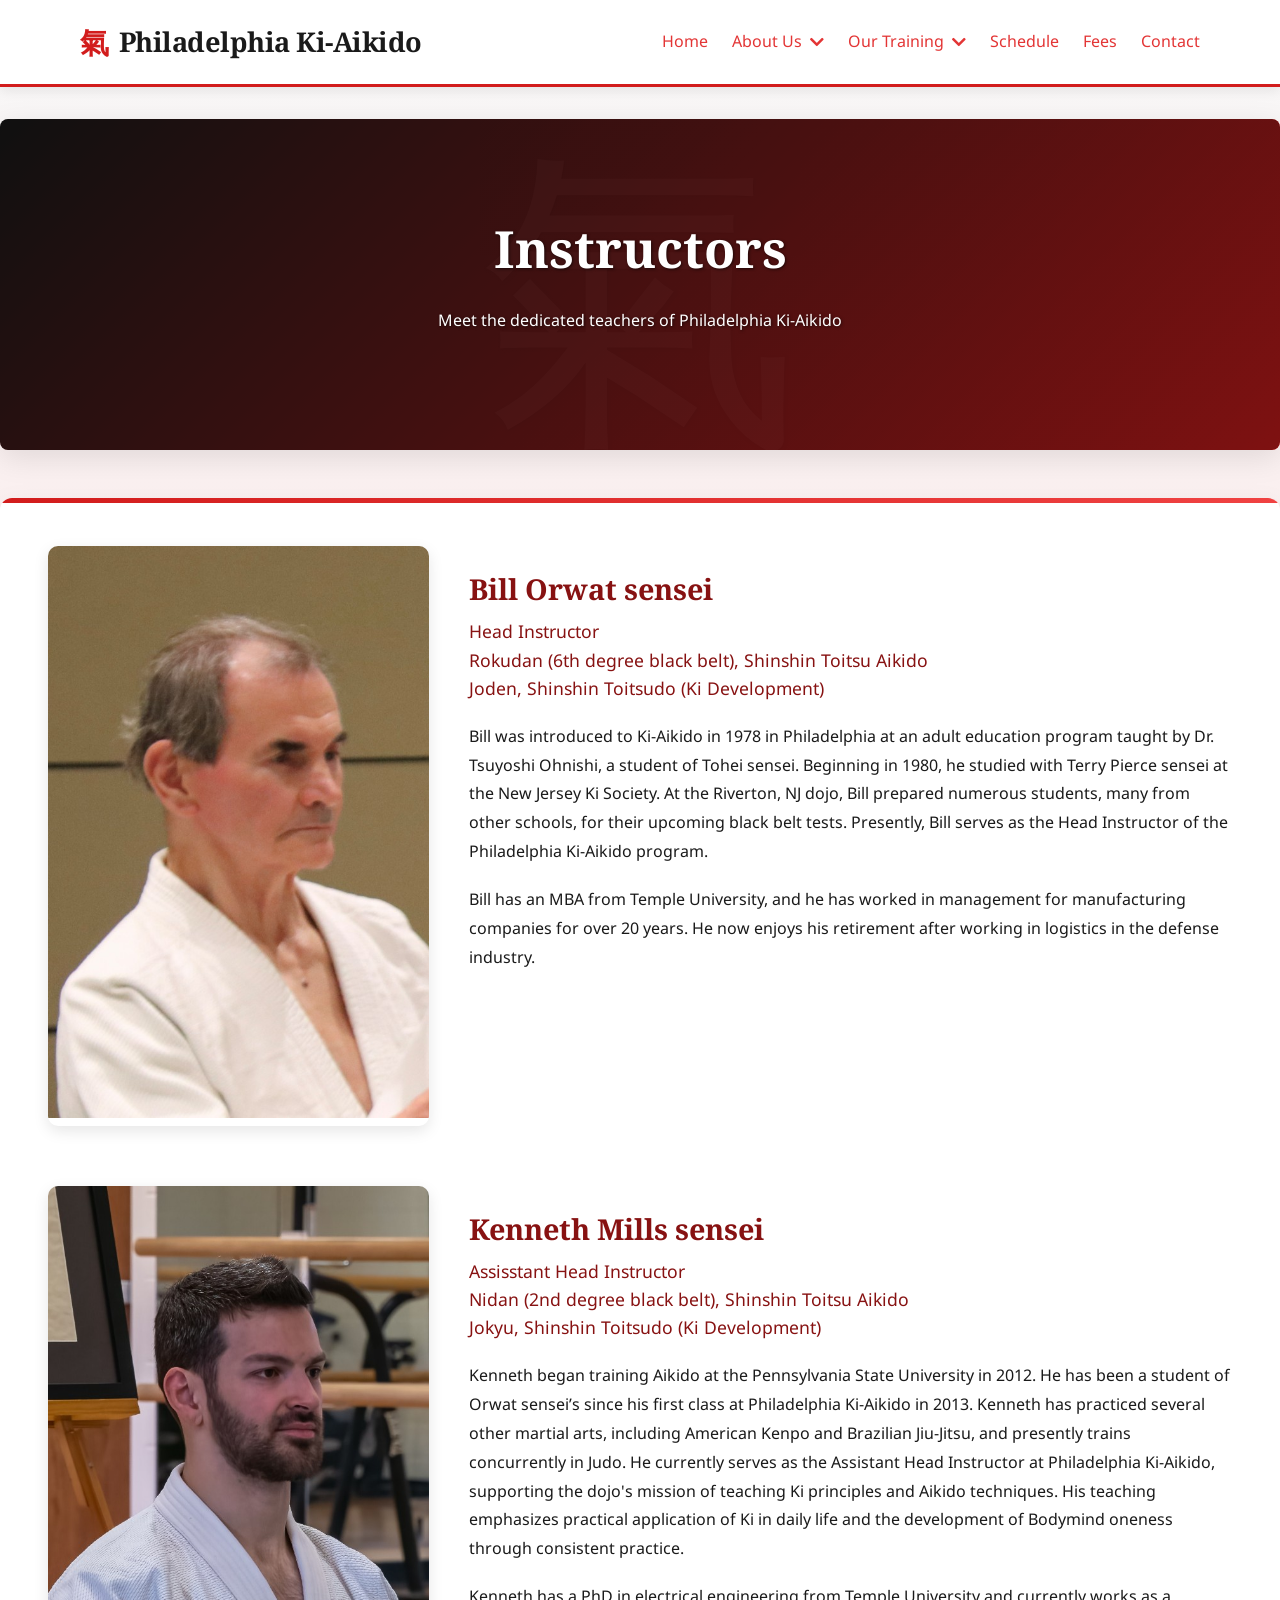
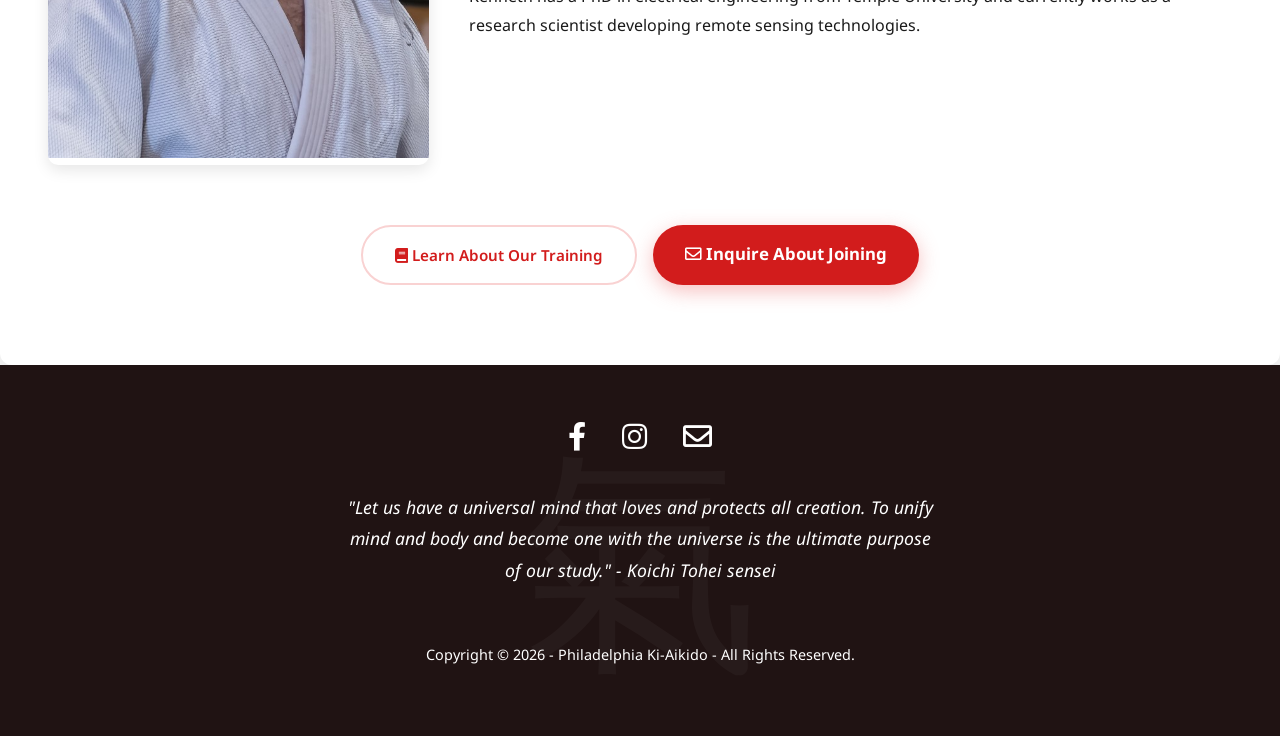
<file: instructors.html>
<!DOCTYPE html>
<html lang="en">
<head>
    <meta charset="UTF-8">
    <meta name="viewport" content="width=device-width, initial-scale=1.0">
    <title>Instructors - Philadelphia Ki-Aikido</title>
    <meta name="description" content="Meet our experienced instructors at Philadelphia Ki-Aikido who guide students in the practice of Ki principles and Aikido techniques.">
    <link rel="icon" type="image/x-icon" href="images/ki_symbol_icon.ico">
    <link rel="stylesheet" href="css/styles.css">
    <link rel="stylesheet" href="https://cdnjs.cloudflare.com/ajax/libs/font-awesome/5.15.4/css/all.min.css">
    <link rel="preconnect" href="https://fonts.googleapis.com">
    <link rel="preconnect" href="https://fonts.gstatic.com" crossorigin>
    <link href="https://fonts.googleapis.com/css2?family=Noto+Sans:wght@400;700&family=Noto+Serif:wght@400;700&display=swap" rel="stylesheet">
</head>
<body>
    <header>
        <div class="container">
            <div class="logo">
                <a href="index.html">Philadelphia Ki-Aikido</a>
            </div>
            <nav>
                <button class="mobile-menu-btn">
                    <span class="bar"></span>
                    <span class="bar"></span>
                    <span class="bar"></span>
                </button>
                <ul class="nav-menu">
                    <li><a href="index.html">Home</a></li>
                    <li class="dropdown">
                        <a href="#">About Us <i class="fas fa-chevron-down"></i></a>
                        <ul class="dropdown-menu">
                            <li><a href="about-us.html">About Us</a></li>
                            <li><a href="background.html">Lineage</a></li>
                            <li><a href="instructors.html" class="active">Instructors</a></li>
                            <li><a href="location.html">Location</a></li>
                        </ul>
                    </li>
                    <li class="dropdown">
                        <a href="#">Our Training <i class="fas fa-chevron-down"></i></a>
                        <ul class="dropdown-menu">
                            <li><a href="classes.html">Ki-Aikido</a></li>
                            <li><a href="ki-breathing.html">Ki Breathing</a></li>
                            <li><a href="ki-meditation.html">Ki Meditation</a></li>
                            <li><a href="sokushin.html">Sokushin no Gyo</a></li>
                            <li><a href="kiatsu.html">Kiatsu Ryoho</a></li>
                        </ul>
                    </li>
                    <li><a href="schedule.html">Schedule</a></li>
                    <li><a href="fees.html">Fees</a></li>
                    <li><a href="contact-us.html">Contact</a></li>
                </ul>
            </nav>
        </div>
    </header>

    <div class="mobile-nav">
        <div class="close-btn">✕</div>
        <ul>
            <li><a href="index.html">Home</a></li>
            <li class="mobile-dropdown">
                <a href="#" class="mobile-dropdown-toggle">About Us <i class="fas fa-chevron-down"></i></a>
                <ul class="mobile-dropdown-menu">
                    <li><a href="about-us.html">About Us</a></li>
                    <li><a href="background.html">Lineage</a></li>
                    <li><a href="instructors.html">Instructors</a></li>
                    <li><a href="location.html">Location</a></li>
                </ul>
            </li>
            <li class="mobile-dropdown">
                <a href="#" class="mobile-dropdown-toggle">Our Training <i class="fas fa-chevron-down"></i></a>
                <ul class="mobile-dropdown-menu">
                    <li><a href="classes.html">Ki-Aikido</a></li>
                    <li><a href="ki-breathing.html">Ki Breathing</a></li>
                    <li><a href="ki-meditation.html">Ki Meditation</a></li>
                    <li><a href="sokushin.html">Sokushin no Gyo</a></li>
                    <li><a href="kiatsu.html">Kiatsu Ryoho</a></li>
                </ul>
            </li>
            <li><a href="schedule.html">Schedule</a></li>
            <li><a href="fees.html">Fees</a></li>
            <li><a href="contact-us.html">Contact</a></li>
        </ul>
    </div>

    <main>
        <section class="hero">
            <div class="hero-content">
                <h1>Instructors</h1>
                <p>Meet the dedicated teachers of Philadelphia Ki-Aikido</p>
            </div>
        </section>

        <section class="content">
            <style>
                .teacher-profile {
                    display: grid;
                    grid-template-columns: 1fr 2fr;
                    gap: 40px;
                    margin-bottom: 60px;
                    align-items: start;
                }

                .teacher-image {
                    border-radius: 10px;
                    overflow: hidden;
                    box-shadow: 0 5px 15px rgba(0, 0, 0, 0.1);
                }

                .teacher-image img {
                    width: 100%;
                    height: auto;
                }

                .teacher-info h3 {
                    margin-bottom: 10px;
                    color: #871212;
                    font-size: 1.8rem;
                }

                .teacher-info .title {
                    color: #871212;
                    font-size: 1.1rem;
                    margin-bottom: 20px;
                    display: block;
                }

                .timeline {
                    margin-top: 30px;
                }

                .timeline h4 {
                    color: #871212;
                    margin-bottom: 10px;
                    font-size: 1.2rem;
                }

                @media (max-width: 768px) {
                    .teacher-profile {
                        grid-template-columns: 1fr;
                    }
                }
            </style>
            
            <div class="teacher-profile">
                <div class="teacher-image">
                    <img src="images/borwat_pfp.svg" alt="Bill Orwat sensei">
                </div>
                <div class="teacher-info">
                    <h3>Bill Orwat sensei</h3>
                    <span class="title">Head Instructor<br>Rokudan (6th degree black belt), Shinshin Toitsu Aikido<br>Joden, Shinshin Toitsudo (Ki Development)</span>
                    <p>Bill was introduced to Ki-Aikido in 1978 in Philadelphia at an adult education program taught by Dr. Tsuyoshi Ohnishi, a student of Tohei sensei. Beginning in 1980, he studied with Terry Pierce sensei at the New Jersey Ki Society. At the Riverton, NJ dojo, Bill prepared numerous students, many from other schools, for their upcoming black belt tests. Presently, Bill serves as the Head Instructor of the Philadelphia Ki-Aikido program.</p>
                    <p>Bill has an MBA from Temple University, and he has worked in management for manufacturing companies for over 20 years. He now enjoys his retirement after working in logistics in the defense industry.</p>
                </div>
            </div>
            
            <div class="teacher-profile">
                <div class="teacher-image">
                    <img src="images/kmills_pfp.svg" alt="Kenneth Mills sensei">
                </div>
                <div class="teacher-info">
                    <h3>Kenneth Mills sensei</h3>
                    <span class="title">Assisstant Head Instructor<br>Nidan (2nd degree black belt), Shinshin Toitsu Aikido<br>Jokyu, Shinshin Toitsudo (Ki Development)</span>
                    <p>Kenneth began training Aikido at the Pennsylvania State University in 2012. He has been a student of Orwat sensei’s since his first class at Philadelphia Ki-Aikido in 2013. Kenneth has practiced several other martial arts, including American Kenpo and Brazilian Jiu-Jitsu, and presently trains concurrently in Judo. He currently serves as the Assistant Head Instructor at Philadelphia Ki-Aikido, supporting the dojo's mission of teaching Ki principles and Aikido techniques. His teaching emphasizes practical application of Ki in daily life and the development of Bodymind oneness through consistent practice.</p>
                    <p>Kenneth has a PhD in electrical engineering from Temple University and currently works as a research scientist developing remote sensing technologies.</p>
                </div>
            </div>

            <div class="cta-buttons">
                <a href="classes.html" class="cta-button cta-button-secondary"><i class="fas fa-book"></i> Learn About Our Training</a>
                <a href="contact-us.html" class="cta-button"><i class="far fa-envelope"></i> Inquire About Joining</a>
            </div>
        </section>
    </main>

    <footer>
        <div class="footer-content">
            <div class="social-links">
                <a href="http://facebook.com/PHLKiAikido" target="_blank" title="Follow us on Facebook"><i class="fab fa-facebook-f"></i></a>
                <a href="https://www.instagram.com/phl_ki_aikido/" target="_blank" title="Follow us on Instagram"><i class="fab fa-instagram"></i></a>
                <a href="mailto:krmills.easternkifederation@gmail.com" title="Email us"><i class="far fa-envelope"></i></a>
            </div>
            <div class="footer-quote">
                <p>"Let us have a universal mind that loves and protects all creation. To unify mind and body and become one with the universe is the ultimate purpose of our study." - Koichi Tohei sensei</p>
            </div>
            <div class="copyright">
                <p>Copyright © 2026 - Philadelphia Ki-Aikido - All Rights Reserved.</p>
            </div>
        </div>
    </footer>

    <script src="js/script.js"></script>
</body>
</html>
</file>
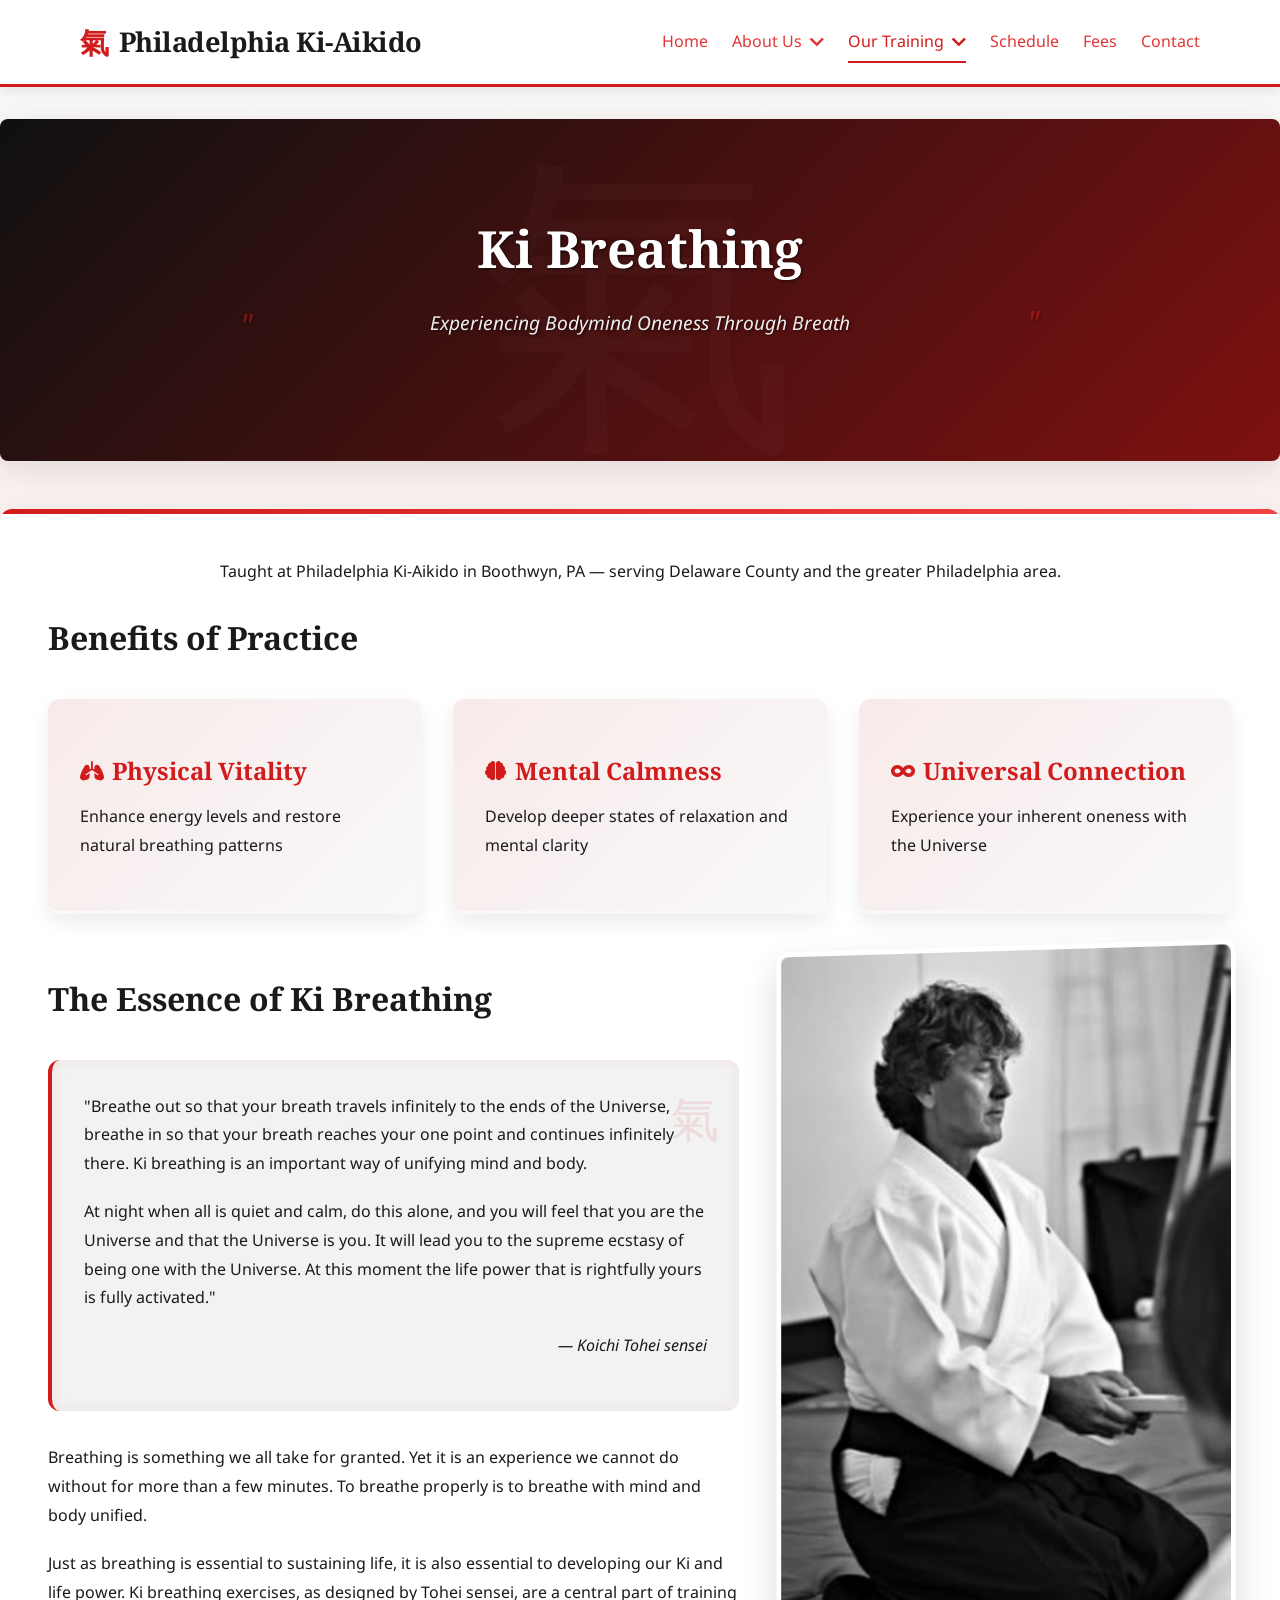
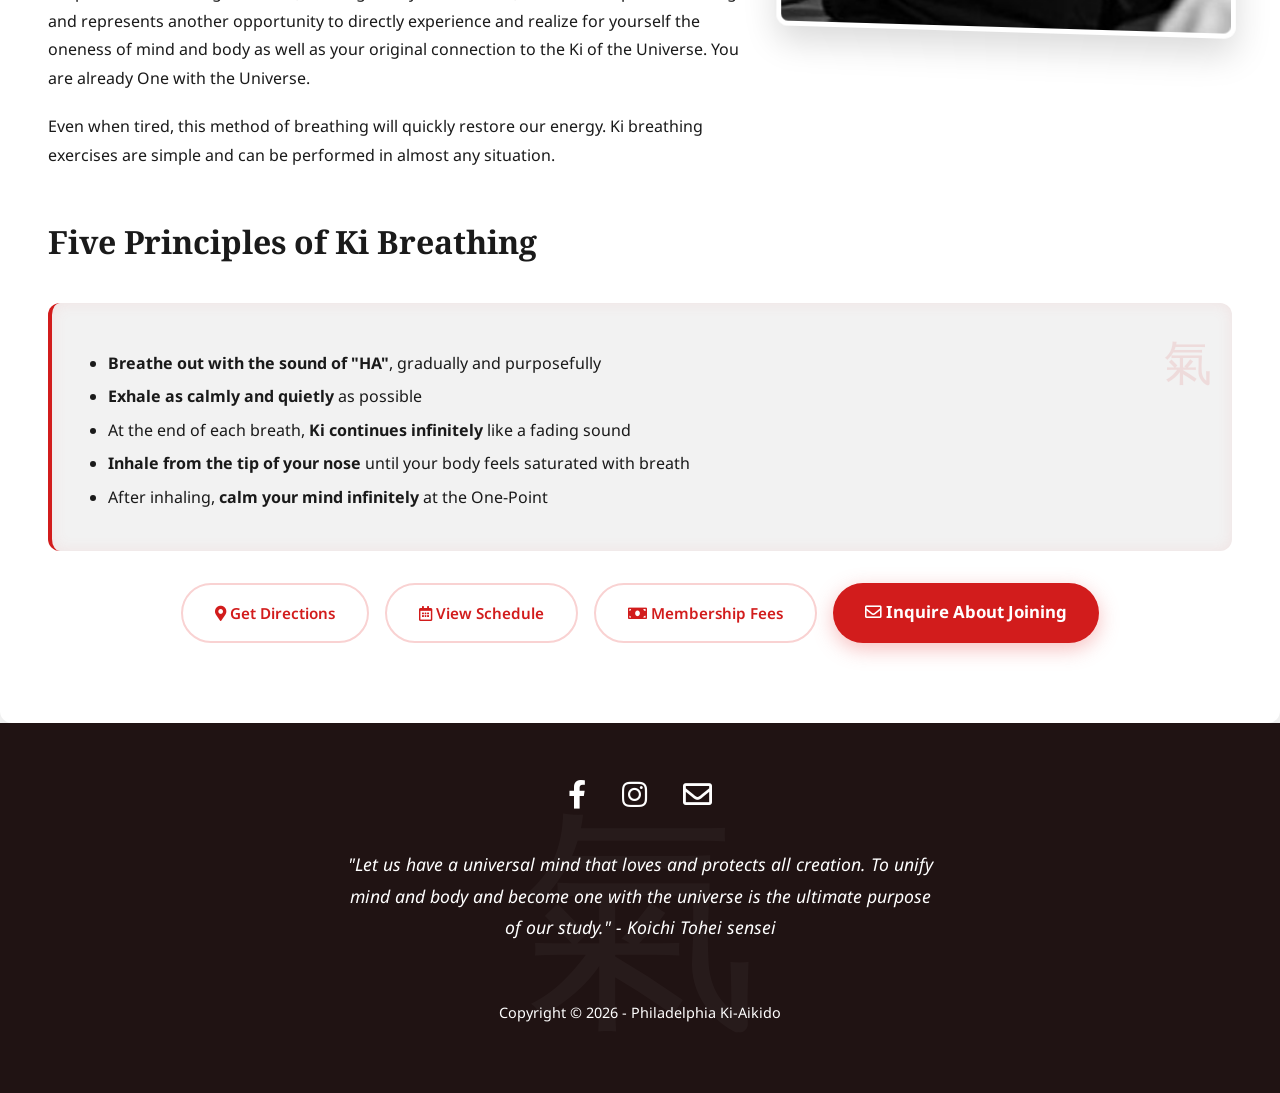
<file: ki-breathing.html>
<!DOCTYPE html>
<html lang="en">
<head>
    <meta charset="UTF-8">
    <meta name="viewport" content="width=device-width, initial-scale=1.0">
    <title>Ki Breathing Practice | Philadelphia Ki-Aikido — Boothwyn, PA</title>
    <meta name="description" content="Learn Ki Breathing at Philadelphia Ki-Aikido in Boothwyn, PA — serving Delaware County and the greater Philadelphia area. Discover Bodymind oneness through breath.">
    <link rel="icon" type="image/x-icon" href="images/ki_symbol_icon.ico">
    <link rel="stylesheet" href="css/styles.css">
    <link rel="stylesheet" href="https://cdnjs.cloudflare.com/ajax/libs/font-awesome/5.15.4/css/all.min.css">
    <link rel="preconnect" href="https://fonts.googleapis.com">
    <link rel="preconnect" href="https://fonts.gstatic.com" crossorigin>
    <link href="https://fonts.googleapis.com/css2?family=Noto+Sans:wght@400;700&family=Noto+Serif:wght@400;700&display=swap" rel="stylesheet">
</head>
<body>
    <header>
        <div class="container">
            <div class="logo">
                <a href="index.html">Philadelphia Ki-Aikido</a>
            </div>
            <nav>
                <button class="mobile-menu-btn">
                    <span class="bar"></span>
                    <span class="bar"></span>
                    <span class="bar"></span>
                </button>
                <ul class="nav-menu">
                    <li><a href="index.html">Home</a></li>
                    <li class="dropdown">
                        <a href="#">About Us <i class="fas fa-chevron-down"></i></a>
                        <ul class="dropdown-menu">
                            <li><a href="about-us.html">About Us</a></li>
                            <li><a href="background.html">Lineage</a></li>
                            <li><a href="instructors.html">Instructors</a></li>
                            <li><a href="location.html">Location</a></li>
                        </ul>
                    </li>
                    <li class="dropdown">
                        <a href="#" class="active">Our Training <i class="fas fa-chevron-down"></i></a>
                        <ul class="dropdown-menu">
                            <li><a href="classes.html">Ki-Aikido</a></li>
                            <li><a href="ki-breathing.html" class="active">Ki Breathing</a></li>
                            <li><a href="ki-meditation.html">Ki Meditation</a></li>
                            <li><a href="sokushin.html">Sokushin no Gyo</a></li>
                            <li><a href="kiatsu.html">Kiatsu Ryoho</a></li>
                        </ul>
                    </li>
                    <li><a href="schedule.html">Schedule</a></li>
                    <li><a href="fees.html">Fees</a></li>
                    <li><a href="contact-us.html">Contact</a></li>
                </ul>
            </nav>
        </div>
    </header>

    <div class="mobile-nav">
        <div class="close-btn">✕</div>
        <ul>
            <li><a href="index.html">Home</a></li>
            <li class="mobile-dropdown">
                <a href="#" class="mobile-dropdown-toggle">About Us <i class="fas fa-chevron-down"></i></a>
                <ul class="mobile-dropdown-menu">
                    <li><a href="about-us.html">About Us</a></li>
                    <li><a href="background.html">Lineage</a></li>
                    <li><a href="instructors.html">Instructors</a></li>
                    <li><a href="location.html">Location</a></li>
                </ul>
            </li>
            <li class="mobile-dropdown">
                <a href="#" class="mobile-dropdown-toggle active">Our Training <i class="fas fa-chevron-down"></i></a>
                <ul class="mobile-dropdown-menu">
                    <li><a href="classes.html">Ki-Aikido</a></li>
                    <li><a href="ki-breathing.html" class="active">Ki Breathing</a></li>
                    <li><a href="ki-meditation.html">Ki Meditation</a></li>
                    <li><a href="sokushin.html">Sokushin no Gyo</a></li>
                    <li><a href="kiatsu.html">Kiatsu Ryoho</a></li>
                </ul>
            </li>
            <li><a href="schedule.html">Schedule</a></li>
            <li><a href="fees.html">Fees</a></li>
            <li><a href="contact-us.html">Contact</a></li>
        </ul>
    </div>

    <main>
        <section class="hero">
            <div class="hero-content">
                <h1>Ki Breathing</h1>
                <p class="quote">Experiencing Bodymind Oneness Through Breath</p>
            </div>
        </section>

        <section class="content">
            <p style="text-align: center; color: #1a1a1a; margin-bottom: 2rem;">Taught at Philadelphia Ki-Aikido in Boothwyn, PA — serving Delaware County and the greater Philadelphia area.</p>
            <h2>Benefits of Practice</h2>
            <div class="benefits-grid">
                <div class="benefit-item">
                    <h3><i class="fas fa-lungs"></i> Physical Vitality</h3>
                    <p>Enhance energy levels and restore natural breathing patterns</p>
                </div>
                <div class="benefit-item">
                    <h3><i class="fas fa-brain"></i> Mental Calmness</h3>
                    <p>Develop deeper states of relaxation and mental clarity</p>
                </div>
                <div class="benefit-item">
                    <h3><i class="fas fa-infinity"></i> Universal Connection</h3>
                    <p>Experience your inherent oneness with the Universe</p>
                </div>
            </div>

            <div class="combined-section">
                <div class="text-content">
                    <h2>The Essence of Ki Breathing</h2>
                    <div class="mind-body-paths">
                        <p>"Breathe out so that your breath travels infinitely to the ends of the Universe, breathe in so that your breath reaches your one point and continues infinitely there. Ki breathing is an important way of unifying mind and body.</p>
                        <p>At night when all is quiet and calm, do this alone, and you will feel that you are the Universe and that the Universe is you. It will lead you to the supreme ecstasy of being one with the Universe. At this moment the life power that is rightfully yours is fully activated."</p>
                        <p class="quote-author">— Koichi Tohei sensei</p>
                    </div>

                    <p>Breathing is something we all take for granted. Yet it is an experience we cannot do without for more than a few minutes. To breathe properly is to breathe with mind and body unified.</p>

                    <p>Just as breathing is essential to sustaining life, it is also essential to developing our Ki and life power. Ki breathing exercises, as designed by Tohei sensei, are a central part of training and represents another opportunity to directly experience and realize for yourself the oneness of mind and body as well as your original connection to the Ki of the Universe. You are already One with the Universe.</p>

                    <p>Even when tired, this method of breathing will quickly restore our energy. Ki breathing exercises are simple and can be performed in almost any situation.</p>
                </div>
                <div class="video-sidebar">
                    <img src="images/ki-breathing0.svg" alt="Ki Breathing Practice" class="sidebar-image">
                </div>
            </div>

            <h2>Five Principles of Ki Breathing</h2>
            <div class="mind-body-paths">
                <ul>
                    <li><strong>Breathe out with the sound of "HA"</strong>, gradually and purposefully</li>
                    <li><strong>Exhale as calmly and quietly</strong> as possible</li>
                    <li>At the end of each breath, <strong>Ki continues infinitely</strong> like a fading sound</li>
                    <li><strong>Inhale from the tip of your nose</strong> until your body feels saturated with breath</li>
                    <li>After inhaling, <strong>calm your mind infinitely</strong> at the One-Point</li>
                </ul>
            </div>

            <div class="cta-buttons">
                <a href="location.html" class="cta-button cta-button-secondary"><i class="fas fa-map-marker-alt"></i> Get Directions</a>
                <a href="schedule.html" class="cta-button cta-button-secondary"><i class="far fa-calendar-alt"></i> View Schedule</a>
                <a href="fees.html" class="cta-button cta-button-secondary"><i class="fas fa-money-bill"></i> Membership Fees</a>
                <a href="contact-us.html" class="cta-button"><i class="far fa-envelope"></i> Inquire About Joining</a>
            </div>
        </section>
    </main>

    <footer>
        <div class="footer-content">
            <div class="social-links">
                <a href="http://facebook.com/PHLKiAikido" target="_blank" title="Follow us on Facebook"><i class="fab fa-facebook-f"></i></a>
                <a href="https://www.instagram.com/phl_ki_aikido/" target="_blank" title="Follow us on Instagram"><i class="fab fa-instagram"></i></a>
                <a href="mailto:krmills.easternkifederation@gmail.com" title="Email us"><i class="far fa-envelope"></i></a>
            </div>
            <div class="footer-quote">
                <p>"Let us have a universal mind that loves and protects all creation. To unify mind and body and become one with the universe is the ultimate purpose of our study." - Koichi Tohei sensei</p>
            </div>
            <div class="copyright">
                <p>Copyright © 2026 - Philadelphia Ki-Aikido</p>
            </div>
        </div>
    </footer>

    <script src="js/script.js"></script>
</body>
</html>
</file>
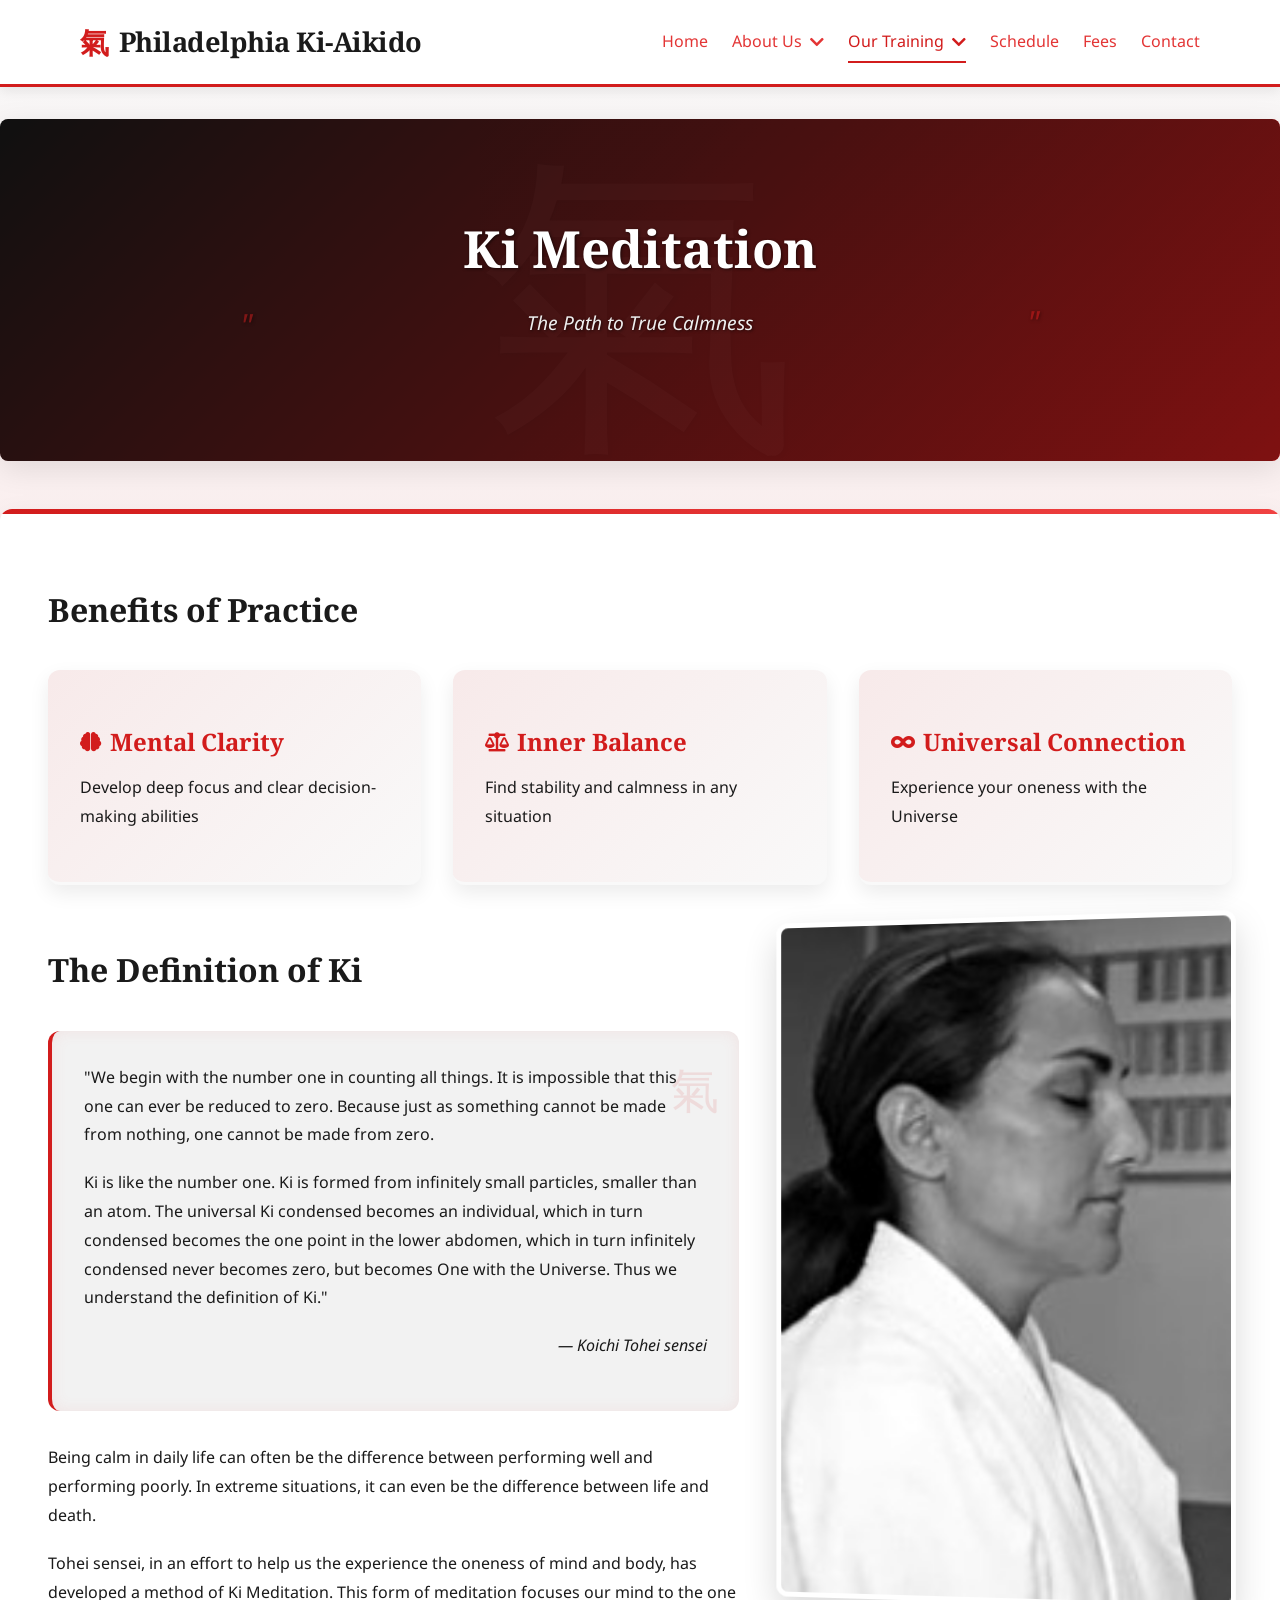
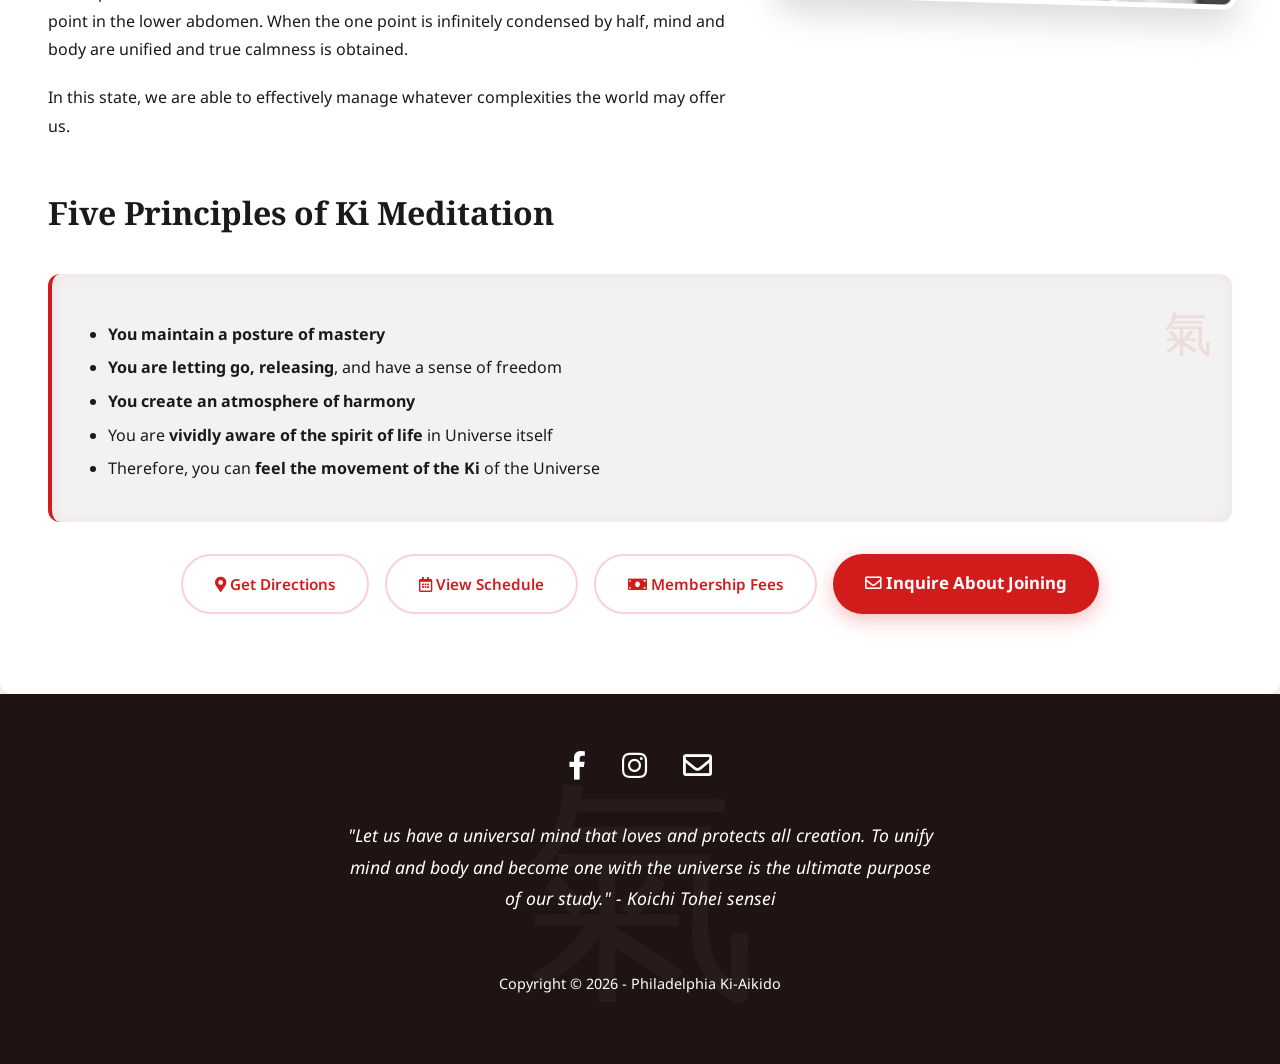
<file: ki-meditation.html>
<!DOCTYPE html>
<html lang="en">
<head>
    <meta charset="UTF-8">
    <meta name="viewport" content="width=device-width, initial-scale=1.0">
    <title>Ki Meditation | Philadelphia Ki-Aikido</title>
    <meta name="description" content="Learn the principles and practice of Ki Meditation at Philadelphia Ki-Aikido. Discover how meditation techniques can enhance your experience of Bodymind oneness in daily life.">
    <link rel="icon" type="image/x-icon" href="images/ki_symbol_icon.ico">
    <link rel="stylesheet" href="css/styles.css">
    <link rel="stylesheet" href="https://cdnjs.cloudflare.com/ajax/libs/font-awesome/5.15.4/css/all.min.css">
    <link rel="preconnect" href="https://fonts.googleapis.com">
    <link rel="preconnect" href="https://fonts.gstatic.com" crossorigin>
    <link href="https://fonts.googleapis.com/css2?family=Noto+Sans:wght@400;700&family=Noto+Serif:wght@400;700&display=swap" rel="stylesheet">
</head>
<body>
    <header>
        <div class="container">
            <div class="logo">
                <a href="index.html">Philadelphia Ki-Aikido</a>
            </div>
            <nav>
                <button class="mobile-menu-btn">
                    <span class="bar"></span>
                    <span class="bar"></span>
                    <span class="bar"></span>
                </button>
                <ul class="nav-menu">
                    <li><a href="index.html">Home</a></li>
                    <li class="dropdown">
                        <a href="#">About Us <i class="fas fa-chevron-down"></i></a>
                        <ul class="dropdown-menu">
                            <li><a href="about-us.html">About Us</a></li>
                            <li><a href="background.html">Lineage</a></li>
                            <li><a href="instructors.html">Instructors</a></li>
                            <li><a href="location.html">Location</a></li>
                        </ul>
                    </li>
                    <li class="dropdown">
                        <a href="#" class="active">Our Training <i class="fas fa-chevron-down"></i></a>
                        <ul class="dropdown-menu">
                            <li><a href="classes.html">Ki-Aikido</a></li>
                            <li><a href="ki-breathing.html">Ki Breathing</a></li>
                            <li><a href="ki-meditation.html" class="active">Ki Meditation</a></li>
                            <li><a href="sokushin.html">Sokushin no Gyo</a></li>
                            <li><a href="kiatsu.html">Kiatsu Ryoho</a></li>
                        </ul>
                    </li>
                    <li><a href="schedule.html">Schedule</a></li>
                    <li><a href="fees.html">Fees</a></li>
                    <li><a href="contact-us.html">Contact</a></li>
                </ul>
            </nav>
        </div>
    </header>

    <div class="mobile-nav">
        <div class="close-btn">✕</div>
        <ul>
            <li><a href="index.html">Home</a></li>
            <li class="mobile-dropdown">
                <a href="#" class="mobile-dropdown-toggle">About Us <i class="fas fa-chevron-down"></i></a>
                <ul class="mobile-dropdown-menu">
                    <li><a href="about-us.html">About Us</a></li>
                    <li><a href="background.html">Lineage</a></li>
                    <li><a href="instructors.html">Instructors</a></li>
                    <li><a href="location.html">Location</a></li>
                </ul>
            </li>
            <li class="mobile-dropdown">
                <a href="#" class="mobile-dropdown-toggle active">Our Training <i class="fas fa-chevron-down"></i></a>
                <ul class="mobile-dropdown-menu">
                    <li><a href="classes.html">Ki-Aikido</a></li>
                    <li><a href="ki-breathing.html">Ki Breathing</a></li>
                    <li><a href="ki-meditation.html" class="active">Ki Meditation</a></li>
                    <li><a href="sokushin.html">Sokushin no Gyo</a></li>
                    <li><a href="kiatsu.html">Kiatsu Ryoho</a></li>
                </ul>
            </li>
            <li><a href="schedule.html">Schedule</a></li>
            <li><a href="fees.html">Fees</a></li>
            <li><a href="contact-us.html">Contact</a></li>
        </ul>
    </div>

    <main>
        <section class="hero">
            <div class="hero-content">
                <h1>Ki Meditation</h1>
                <p class="quote">The Path to True Calmness</p>
            </div>
        </section>

        <section class="content">
            <h2>Benefits of Practice</h2>
            <div class="benefits-grid">
                <div class="benefit-item">
                    <h3><i class="fas fa-brain"></i> Mental Clarity</h3>
                    <p>Develop deep focus and clear decision-making abilities</p>
                </div>
                <div class="benefit-item">
                    <h3><i class="fas fa-balance-scale"></i> Inner Balance</h3>
                    <p>Find stability and calmness in any situation</p>
                </div>
                <div class="benefit-item">
                    <h3><i class="fas fa-infinity"></i> Universal Connection</h3>
                    <p>Experience your oneness with the Universe</p>
                </div>
            </div>

            <div class="combined-section">
                <div class="text-content">
                    <h2>The Definition of Ki</h2>
                    <div class="mind-body-paths">
                        <p>"We begin with the number one in counting all things. It is impossible that this one can ever be reduced to zero. Because just as something cannot be made from nothing, one cannot be made from zero.</p>
                        <p>Ki is like the number one. Ki is formed from infinitely small particles, smaller than an atom. The universal Ki condensed becomes an individual, which in turn condensed becomes the one point in the lower abdomen, which in turn infinitely condensed never becomes zero, but becomes One with the Universe. Thus we understand the definition of Ki."</p>
                        <p class="quote-author">— Koichi Tohei sensei</p>
                    </div>

                    <p>Being calm in daily life can often be the difference between performing well and performing poorly. In extreme situations, it can even be the difference between life and death.</p>

                    <p>Tohei sensei, in an effort to help us the experience the oneness of mind and body, has developed a method of Ki Meditation. This form of meditation focuses our mind to the one point in the lower abdomen. When the one point is infinitely condensed by half, mind and body are unified and true calmness is obtained.</p>

                    <p>In this state, we are able to effectively manage whatever complexities the world may offer us.</p>
                </div>
                <div class="video-sidebar">
                    <img src="images/ki-meditation0.svg" alt="Ki Meditation Practice" class="sidebar-image">
                </div>
            </div>

            <h2>Five Principles of Ki Meditation</h2>
            <div class="mind-body-paths">
                <ul>
                    <li><strong>You maintain a posture of mastery</strong></li>
                    <li><strong>You are letting go, releasing</strong>, and have a sense of freedom</li>
                    <li><strong>You create an atmosphere of harmony</strong></li>
                    <li>You are <strong>vividly aware of the spirit of life</strong> in Universe itself</li>
                    <li>Therefore, you can <strong>feel the movement of the Ki</strong> of the Universe</li>
                </ul>
            </div>

            <div class="cta-buttons">
                <a href="location.html" class="cta-button cta-button-secondary"><i class="fas fa-map-marker-alt"></i> Get Directions</a>
                <a href="schedule.html" class="cta-button cta-button-secondary"><i class="far fa-calendar-alt"></i> View Schedule</a>
                <a href="fees.html" class="cta-button cta-button-secondary"><i class="fas fa-money-bill"></i> Membership Fees</a>
                <a href="contact-us.html" class="cta-button"><i class="far fa-envelope"></i> Inquire About Joining</a>
            </div>
        </section>
    </main>

    <footer>
        <div class="footer-content">
            <div class="social-links">
                <a href="http://facebook.com/PHLKiAikido" target="_blank" title="Follow us on Facebook"><i class="fab fa-facebook-f"></i></a>
                <a href="https://www.instagram.com/phl_ki_aikido/" target="_blank" title="Follow us on Instagram"><i class="fab fa-instagram"></i></a>
                <a href="mailto:krmills.easternkifederation@gmail.com" title="Email us"><i class="far fa-envelope"></i></a>
            </div>
            <div class="footer-quote">
                <p>"Let us have a universal mind that loves and protects all creation. To unify mind and body and become one with the universe is the ultimate purpose of our study." - Koichi Tohei sensei</p>
            </div>
            <div class="copyright">
                <p>Copyright © 2026 - Philadelphia Ki-Aikido</p>
            </div>
        </div>
    </footer>

    <script src="js/script.js"></script>
</body>
</html>
</file>
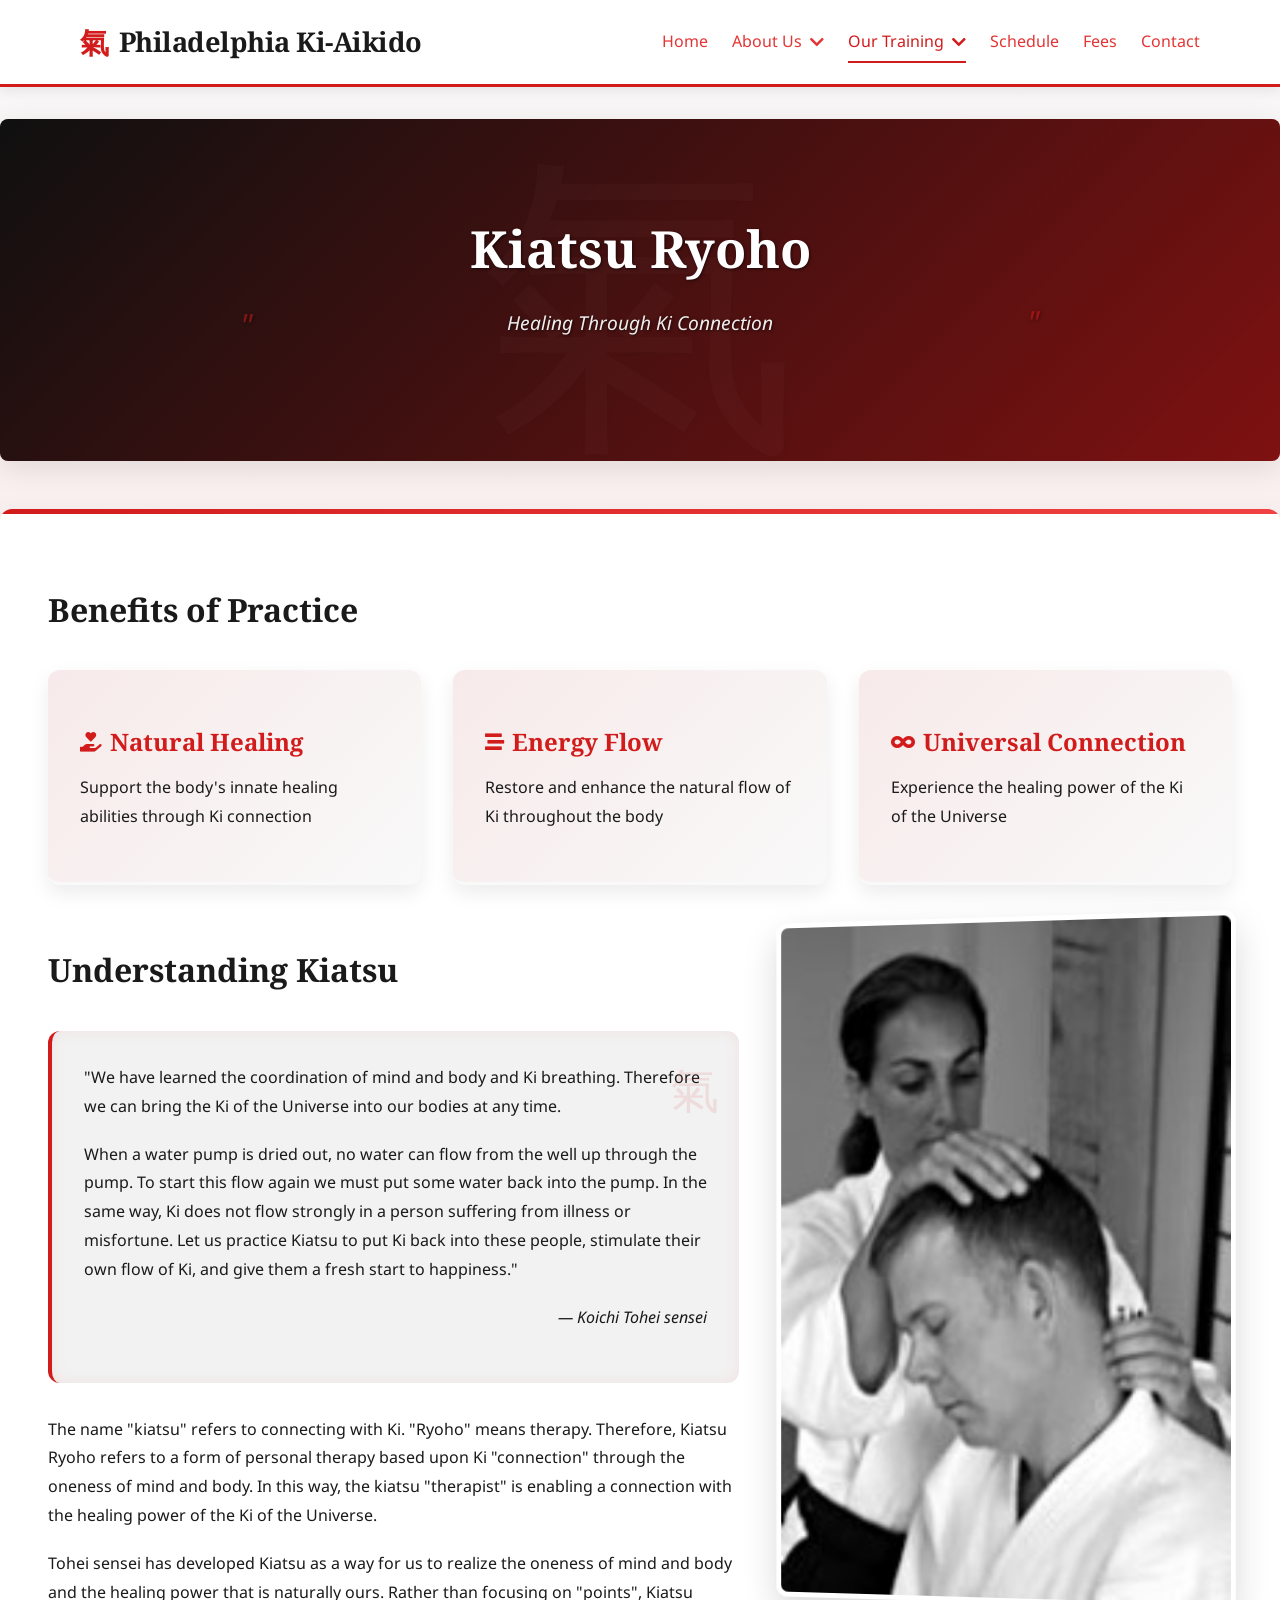
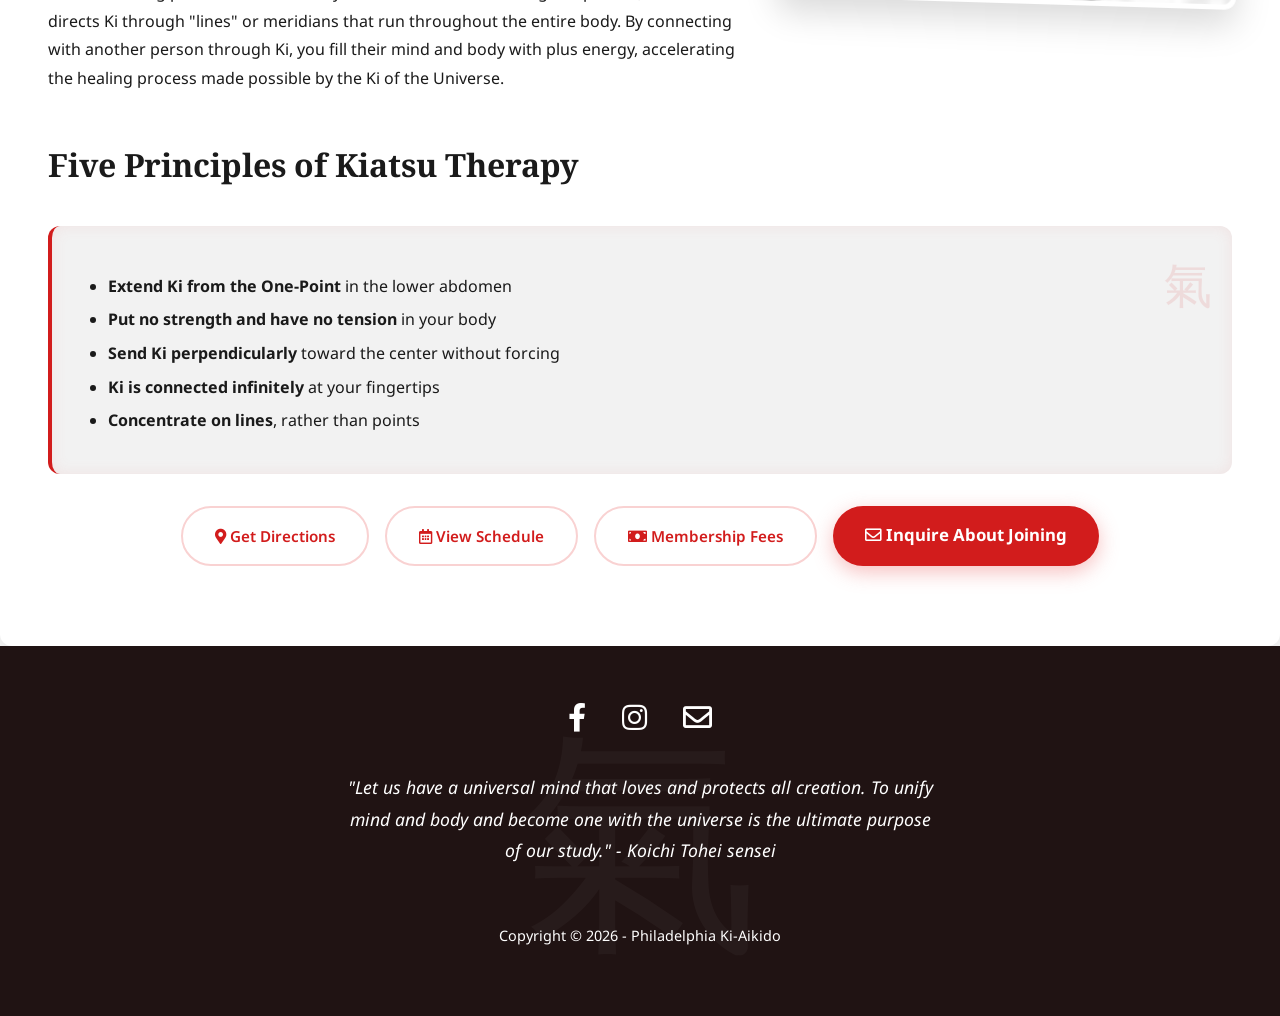
<file: kiatsu.html>
<!DOCTYPE html>
<html lang="en">
<head>
    <meta charset="UTF-8">
    <meta name="viewport" content="width=device-width, initial-scale=1.0">
    <title>Kiatsu Ryoho | Philadelphia Ki-Aikido</title>
    <meta name="description" content="Learn the principles and practice of Kiatsu Ryoho at Philadelphia Ki-Aikido. Discover how this healing art can enhance your well-being.">
    <link rel="icon" type="image/x-icon" href="images/ki_symbol_icon.ico">
    <link rel="stylesheet" href="css/styles.css">
    <link rel="stylesheet" href="https://cdnjs.cloudflare.com/ajax/libs/font-awesome/5.15.4/css/all.min.css">
    <link rel="preconnect" href="https://fonts.googleapis.com">
    <link rel="preconnect" href="https://fonts.gstatic.com" crossorigin>
    <link href="https://fonts.googleapis.com/css2?family=Noto+Sans:wght@400;700&family=Noto+Serif:wght@400;700&display=swap" rel="stylesheet">
</head>
<body>
    <header>
        <div class="container">
            <div class="logo">
                <a href="index.html">Philadelphia Ki-Aikido</a>
            </div>
            <nav>
                <button class="mobile-menu-btn">
                    <span class="bar"></span>
                    <span class="bar"></span>
                    <span class="bar"></span>
                </button>
                <ul class="nav-menu">
                    <li><a href="index.html">Home</a></li>
                    <li class="dropdown">
                        <a href="#">About Us <i class="fas fa-chevron-down"></i></a>
                        <ul class="dropdown-menu">
                            <li><a href="about-us.html">About Us</a></li>
                            <li><a href="background.html">Lineage</a></li>
                            <li><a href="instructors.html">Instructors</a></li>
                            <li><a href="location.html">Location</a></li>
                        </ul>
                    </li>
                    <li class="dropdown">
                        <a href="#" class="active">Our Training <i class="fas fa-chevron-down"></i></a>
                        <ul class="dropdown-menu">
                            <li><a href="classes.html">Ki-Aikido</a></li>
                            <li><a href="ki-breathing.html">Ki Breathing</a></li>
                            <li><a href="ki-meditation.html">Ki Meditation</a></li>
                            <li><a href="sokushin.html">Sokushin no Gyo</a></li>
                            <li><a href="kiatsu.html" class="active">Kiatsu Ryoho</a></li>
                        </ul>
                    </li>
                    <li><a href="schedule.html">Schedule</a></li>
                    <li><a href="fees.html">Fees</a></li>
                    <li><a href="contact-us.html">Contact</a></li>
                </ul>
            </nav>
        </div>
    </header>

    <div class="mobile-nav">
        <div class="close-btn">✕</div>
        <ul>
            <li><a href="index.html">Home</a></li>
            <li class="mobile-dropdown">
                <a href="#" class="mobile-dropdown-toggle">About Us <i class="fas fa-chevron-down"></i></a>
                <ul class="mobile-dropdown-menu">
                    <li><a href="about-us.html">About Us</a></li>
                    <li><a href="background.html">Lineage</a></li>
                    <li><a href="instructors.html">Instructors</a></li>
                    <li><a href="location.html">Location</a></li>
                </ul>
            </li>
            <li class="mobile-dropdown">
                <a href="#" class="mobile-dropdown-toggle active">Our Training <i class="fas fa-chevron-down"></i></a>
                <ul class="mobile-dropdown-menu">
                    <li><a href="classes.html">Ki-Aikido</a></li>
                    <li><a href="ki-breathing.html">Ki Breathing</a></li>
                    <li><a href="ki-meditation.html">Ki Meditation</a></li>
                    <li><a href="sokushin.html">Sokushin no Gyo</a></li>
                    <li><a href="kiatsu.html" class="active">Kiatsu Ryoho</a></li>
                </ul>
            </li>
            <li><a href="schedule.html">Schedule</a></li>
            <li><a href="fees.html">Fees</a></li>
            <li><a href="contact-us.html">Contact</a></li>
        </ul>
    </div>

    <main>
        <section class="hero">
            <div class="hero-content">
                <h1>Kiatsu Ryoho</h1>
                <p class="quote">Healing Through Ki Connection</p>
            </div>
        </section>

        <section class="content">
            <h2>Benefits of Practice</h2>
            <div class="benefits-grid">
                <div class="benefit-item">
                    <h3><i class="fas fa-hand-holding-heart"></i> Natural Healing</h3>
                    <p>Support the body's innate healing abilities through Ki connection</p>
                </div>
                <div class="benefit-item">
                    <h3><i class="fas fa-stream"></i> Energy Flow</h3>
                    <p>Restore and enhance the natural flow of Ki throughout the body</p>
                </div>
                <div class="benefit-item">
                    <h3><i class="fas fa-infinity"></i> Universal Connection</h3>
                    <p>Experience the healing power of the Ki of the Universe</p>
                </div>
            </div>

            <div class="combined-section">
                <div class="text-content">
                    <h2>Understanding Kiatsu</h2>
                    <div class="mind-body-paths">
                        <p>"We have learned the coordination of mind and body and Ki breathing. Therefore we can bring the Ki of the Universe into our bodies at any time.</p>
                        <p>When a water pump is dried out, no water can flow from the well up through the pump. To start this flow again we must put some water back into the pump. In the same way, Ki does not flow strongly in a person suffering from illness or misfortune. Let us practice Kiatsu to put Ki back into these people, stimulate their own flow of Ki, and give them a fresh start to happiness."</p>
                        <p class="quote-author">— Koichi Tohei sensei</p>
                    </div>

                    <p>The name "kiatsu" refers to connecting with Ki. "Ryoho" means therapy. Therefore, Kiatsu Ryoho refers to a form of personal therapy based upon Ki "connection" through the oneness of mind and body. In this way, the kiatsu "therapist" is enabling a connection with the healing power of the Ki of the Universe.</p>

                    <p>Tohei sensei has developed Kiatsu as a way for us to realize the oneness of mind and body and the healing power that is naturally ours. Rather than focusing on "points", Kiatsu directs Ki through "lines" or meridians that run throughout the entire body. By connecting with another person through Ki, you fill their mind and body with plus energy, accelerating the healing process made possible by the Ki of the Universe.</p>
                </div>
                <div class="video-sidebar">
                    <img src="images/kiatsu0.svg" alt="Kiatsu Therapy Practice" class="sidebar-image">
                </div>
            </div>

            <h2>Five Principles of Kiatsu Therapy</h2>
            <div class="mind-body-paths">
                <ul>
                    <li><strong>Extend Ki from the One-Point</strong> in the lower abdomen</li>
                    <li><strong>Put no strength and have no tension</strong> in your body</li>
                    <li><strong>Send Ki perpendicularly</strong> toward the center without forcing</li>
                    <li><strong>Ki is connected infinitely</strong> at your fingertips</li>
                    <li><strong>Concentrate on lines</strong>, rather than points</li>
                </ul>
            </div>

            <div class="cta-buttons">
                <a href="location.html" class="cta-button cta-button-secondary"><i class="fas fa-map-marker-alt"></i> Get Directions</a>
                <a href="schedule.html" class="cta-button cta-button-secondary"><i class="far fa-calendar-alt"></i> View Schedule</a>
                <a href="fees.html" class="cta-button cta-button-secondary"><i class="fas fa-money-bill"></i> Membership Fees</a>
                <a href="contact-us.html" class="cta-button"><i class="far fa-envelope"></i> Inquire About Joining</a>
            </div>
        </section>
    </main>

    <footer>
        <div class="footer-content">
            <div class="social-links">
                <a href="http://facebook.com/PHLKiAikido" target="_blank" title="Follow us on Facebook"><i class="fab fa-facebook-f"></i></a>
                <a href="https://www.instagram.com/phl_ki_aikido/" target="_blank" title="Follow us on Instagram"><i class="fab fa-instagram"></i></a>
                <a href="mailto:krmills.easternkifederation@gmail.com" title="Email us"><i class="far fa-envelope"></i></a>
            </div>
            <div class="footer-quote">
                <p>"Let us have a universal mind that loves and protects all creation. To unify mind and body and become one with the universe is the ultimate purpose of our study." - Koichi Tohei sensei</p>
            </div>
            <div class="copyright">
                <p>Copyright © 2026 - Philadelphia Ki-Aikido</p>
            </div>
        </div>
    </footer>

    <script src="js/script.js"></script>
</body>
</html>
</file>
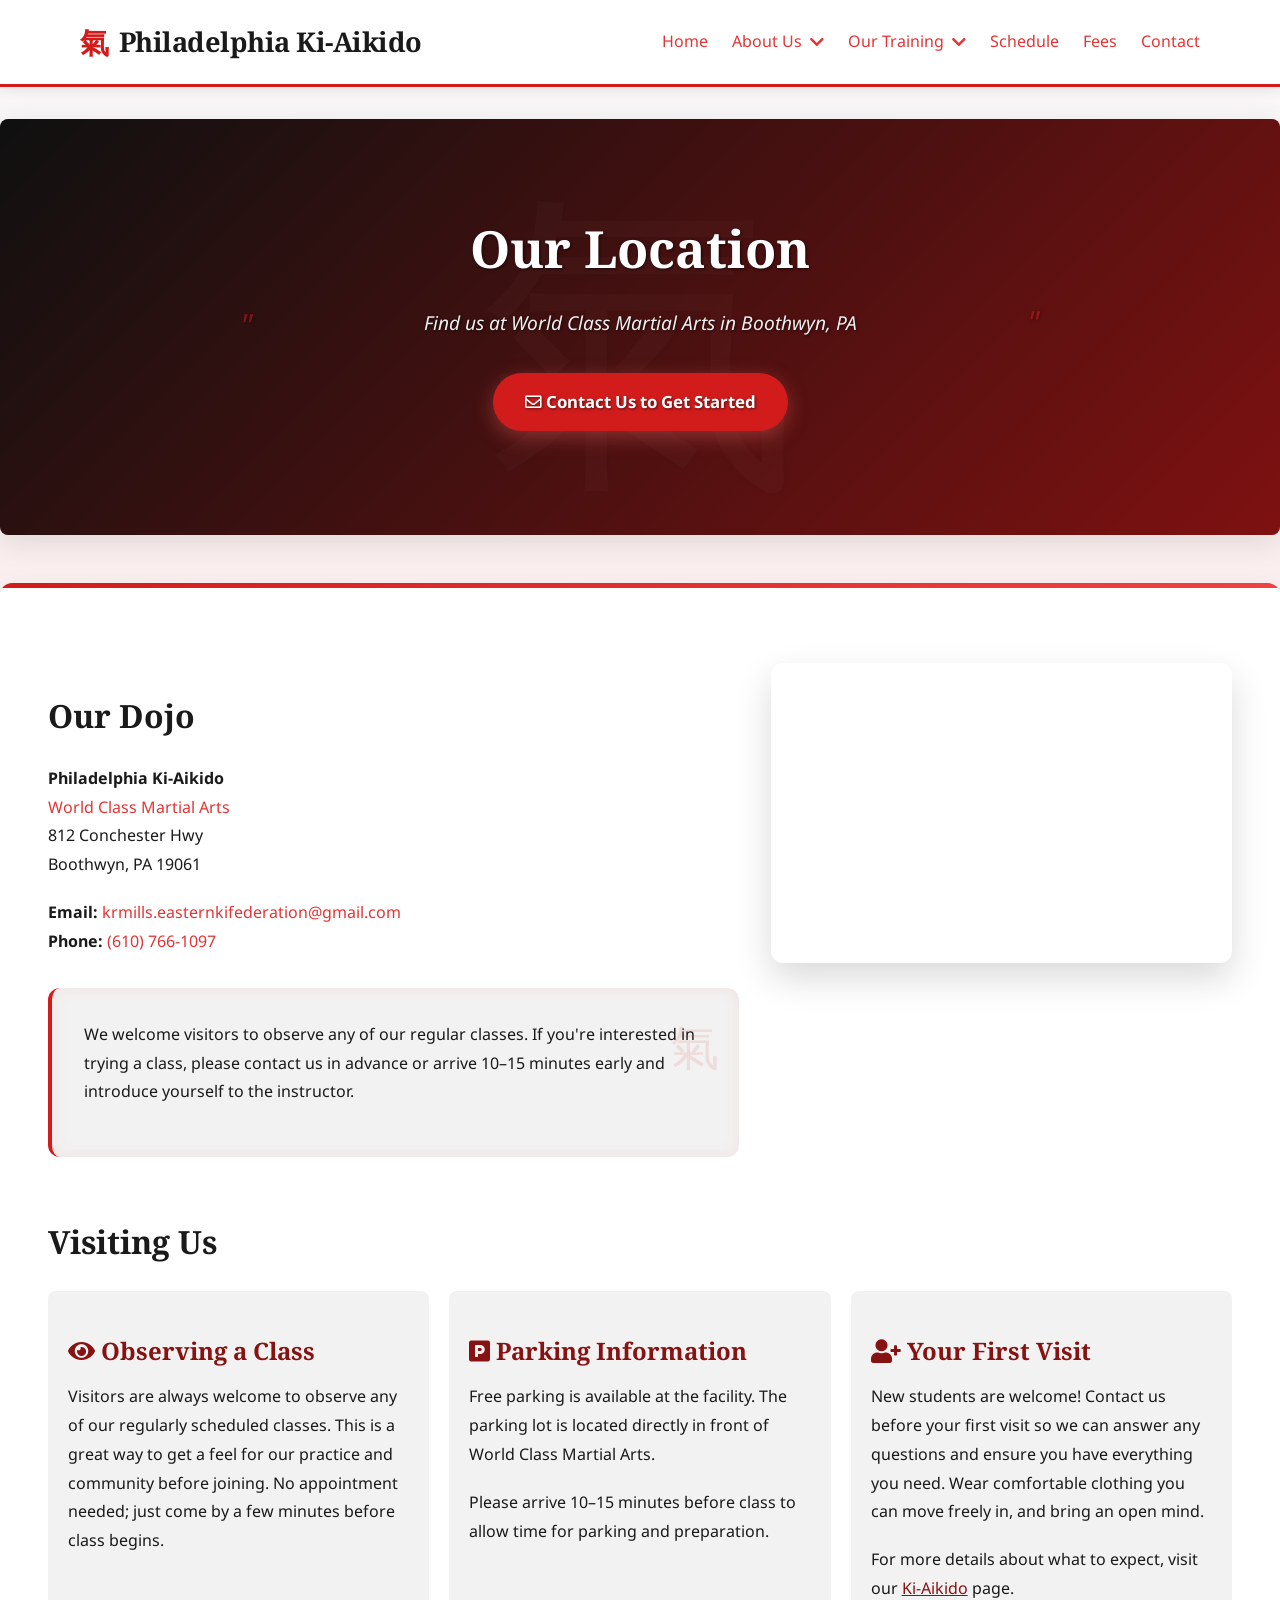
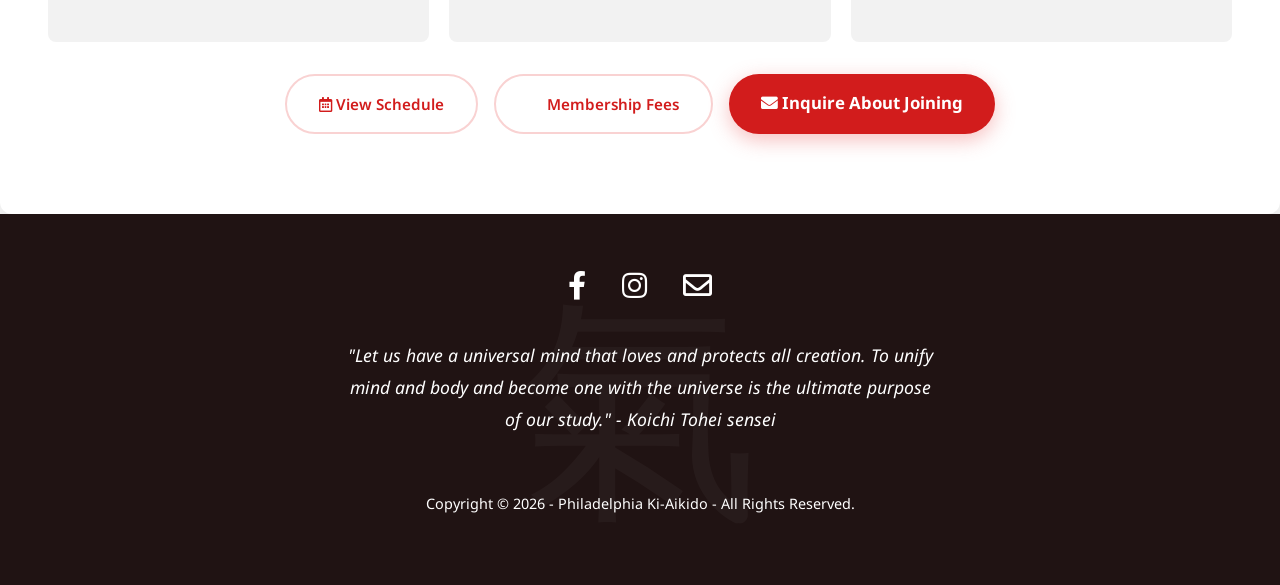
<file: location.html>
<!DOCTYPE html>
<html lang="en">
<head>
    <meta charset="UTF-8">
    <meta name="viewport" content="width=device-width, initial-scale=1.0">
    <meta name="description" content="Find Philadelphia Ki-Aikido at World Class Martial Arts, 812 Conchester Hwy, Boothwyn, PA 19061 — serving Delaware County and the greater Philadelphia area. Get directions and join us.">
    <title>Location &amp; Directions | Philadelphia Ki-Aikido | Boothwyn, PA</title>
    <link rel="icon" type="image/x-icon" href="images/ki_symbol_icon.ico">
    <link rel="stylesheet" href="css/styles.css">
    <link rel="stylesheet" href="https://cdnjs.cloudflare.com/ajax/libs/font-awesome/5.15.4/css/all.min.css">
    <link rel="preconnect" href="https://fonts.googleapis.com">
    <link rel="preconnect" href="https://fonts.gstatic.com" crossorigin>
    <link href="https://fonts.googleapis.com/css2?family=Noto+Sans:wght@400;700&family=Noto+Serif:wght@400;700&display=swap" rel="stylesheet">
</head>
<body>
    <header>
        <div class="container">
            <div class="logo">
                <a href="index.html">Philadelphia Ki-Aikido</a>
            </div>
            <nav>
                <button class="mobile-menu-btn">
                    <span class="bar"></span>
                    <span class="bar"></span>
                    <span class="bar"></span>
                </button>
                <ul class="nav-menu">
                    <li><a href="index.html">Home</a></li>
                    <li class="dropdown">
                        <a href="#">About Us <i class="fas fa-chevron-down"></i></a>
                        <ul class="dropdown-menu">
                            <li><a href="about-us.html">About Us</a></li>
                            <li><a href="background.html">Lineage</a></li>
                            <li><a href="instructors.html">Instructors</a></li>
                            <li><a href="location.html" class="active">Location</a></li>
                        </ul>
                    </li>
                    <li class="dropdown">
                        <a href="#">Our Training <i class="fas fa-chevron-down"></i></a>
                        <ul class="dropdown-menu">
                            <li><a href="classes.html">Ki-Aikido</a></li>
                            <li><a href="ki-breathing.html">Ki Breathing</a></li>
                            <li><a href="ki-meditation.html">Ki Meditation</a></li>
                            <li><a href="sokushin.html">Sokushin no Gyo</a></li>
                            <li><a href="kiatsu.html">Kiatsu Ryoho</a></li>
                        </ul>
                    </li>
                    <li><a href="schedule.html">Schedule</a></li>
                    <li><a href="fees.html">Fees</a></li>
                    <li><a href="contact-us.html">Contact</a></li>
                </ul>
            </nav>
        </div>
    </header>

    <div class="mobile-nav">
        <div class="close-btn">&times;</div>
        <ul>
            <li><a href="index.html">Home</a></li>
            <li class="mobile-dropdown">
                <a href="#" class="mobile-dropdown-toggle">About Us <i class="fas fa-chevron-down"></i></a>
                <ul class="mobile-dropdown-menu">
                    <li><a href="about-us.html">About Us</a></li>
                    <li><a href="background.html">Lineage</a></li>
                    <li><a href="instructors.html">Instructors</a></li>
                    <li><a href="location.html" class="active">Location</a></li>
                </ul>
            </li>
            <li class="mobile-dropdown">
                <a href="#" class="mobile-dropdown-toggle">Our Training <i class="fas fa-chevron-down"></i></a>
                <ul class="mobile-dropdown-menu">
                    <li><a href="classes.html">Ki-Aikido</a></li>
                    <li><a href="ki-breathing.html">Ki Breathing</a></li>
                    <li><a href="ki-meditation.html">Ki Meditation</a></li>
                    <li><a href="sokushin.html">Sokushin no Gyo</a></li>
                    <li><a href="kiatsu.html">Kiatsu Ryoho</a></li>
                </ul>
            </li>
            <li><a href="schedule.html">Schedule</a></li>
            <li><a href="fees.html">Fees</a></li>
            <li><a href="contact-us.html">Contact</a></li>
        </ul>
    </div>

    <main>
        <section class="hero">
            <div class="hero-content">
                <h1>Our Location</h1>
                <p class="quote">Find us at World Class Martial Arts in Boothwyn, PA</p>
                <div style="margin-top: 2rem;">
                    <a href="contact-us.html" class="cta-button" style="display: inline-block;"><i class="far fa-envelope"></i> Contact Us to Get Started</a>
                </div>
            </div>
        </section>

        <section class="content">
            <div class="combined-section">
                <div class="text-content">
                    <h2>Our Dojo</h2>
                    <p><strong>Philadelphia Ki-Aikido</strong><br>
                    <a href="https://wcma-usa.com/">World Class Martial Arts</a><br>
                    812 Conchester Hwy<br>
                    Boothwyn, PA 19061</p>

                    <p><strong>Email:</strong> <a href="mailto:krmills.easternkifederation@gmail.com">krmills.easternkifederation@gmail.com</a><br>
                    <strong>Phone:</strong> <a href="tel:+16107661097">(610) 766-1097</a></p>

                    <div class="mind-body-paths">
                        <p>We welcome visitors to observe any of our regular classes. If you're interested in trying a class, please contact us in advance or arrive 10&ndash;15 minutes early and introduce yourself to the instructor.</p>
                    </div>
                </div>
                <div class="video-sidebar">
                    <iframe src="https://www.google.com/maps/embed?pb=!1m18!1m12!1m3!1d3063.005688203521!2d-75.46343532375293!3d39.85170557153597!2m3!1f0!2f0!3f0!3m2!1i1024!2i768!4f13.1!3m3!1m2!1s0x89c6e5bed52a94df%3A0x8094f1d9784abeee!2s812%20Conchester%20Hwy%2C%20Boothwyn%2C%20PA%2019061!5e0!3m2!1sen!2sus!4v1765390815266!5m2!1sen!2sus"
                        width="100%" height="300" style="border:0; border-radius: 12px; box-shadow: 0 15px 35px rgba(0,0,0,0.15);"
                        allowfullscreen="" loading="lazy" referrerpolicy="no-referrer-when-downgrade"></iframe>
                </div>
            </div>

            <h2>Visiting Us</h2>
            <div style="display: grid; grid-template-columns: repeat(auto-fit, minmax(280px, 1fr)); gap: 20px; margin-top: 20px;">
                <div style="padding: 20px; background-color: #f2f2f2; border-radius: 8px;">
                    <h3 style="color: #871212;"><i class="fas fa-eye"></i> Observing a Class</h3>
                    <p>Visitors are always welcome to observe any of our regularly scheduled classes. This is a great way to get a feel for our practice and community before joining. No appointment needed; just come by a few minutes before class begins.</p>
                </div>

                <div style="padding: 20px; background-color: #f2f2f2; border-radius: 8px;">
                    <h3 style="color: #871212;"><i class="fas fa-parking"></i> Parking Information</h3>
                    <p>Free parking is available at the facility. The parking lot is located directly in front of World Class Martial Arts.</p>
                    <p>Please arrive 10&ndash;15 minutes before class to allow time for parking and preparation.</p>
                </div>

                <div style="padding: 20px; background-color: #f2f2f2; border-radius: 8px;">
                    <h3 style="color: #871212;"><i class="fas fa-user-plus"></i> Your First Visit</h3>
                    <p>New students are welcome! Contact us before your first visit so we can answer any questions and ensure you have everything you need. Wear comfortable clothing you can move freely in, and bring an open mind.</p>
                    <p>For more details about what to expect, visit our <a href="classes.html" style="color: #871212; text-decoration: underline;">Ki-Aikido</a> page.</p>
                </div>
            </div>

            <div class="cta-buttons">
                <a href="schedule.html" class="cta-button cta-button-secondary"><i class="far fa-calendar-alt"></i> View Schedule</a>
                <a href="fees.html" class="cta-button cta-button-secondary"><i class="far fa-money-bill"></i> Membership Fees</a>
                <a href="contact-us.html" class="cta-button"><i class="fas fa-envelope"></i> Inquire About Joining</a>
            </div>
        </section>
    </main>

    <footer>
        <div class="footer-content">
            <div class="social-links">
                <a href="http://facebook.com/PHLKiAikido" target="_blank" title="Follow us on Facebook"><i class="fab fa-facebook-f"></i></a>
                <a href="https://www.instagram.com/phl_ki_aikido/" target="_blank" title="Follow us on Instagram"><i class="fab fa-instagram"></i></a>
                <a href="mailto:krmills.easternkifederation@gmail.com" title="Email us"><i class="far fa-envelope"></i></a>
            </div>
            <div class="footer-quote">
                <p>"Let us have a universal mind that loves and protects all creation. To unify mind and body and become one with the universe is the ultimate purpose of our study." - Koichi Tohei sensei</p>
            </div>
            <div class="copyright">
                <p>Copyright &copy; 2026 - Philadelphia Ki-Aikido - All Rights Reserved.</p>
            </div>
        </div>
    </footer>

    <script src="js/script.js"></script>
</body>
</html>
</file>
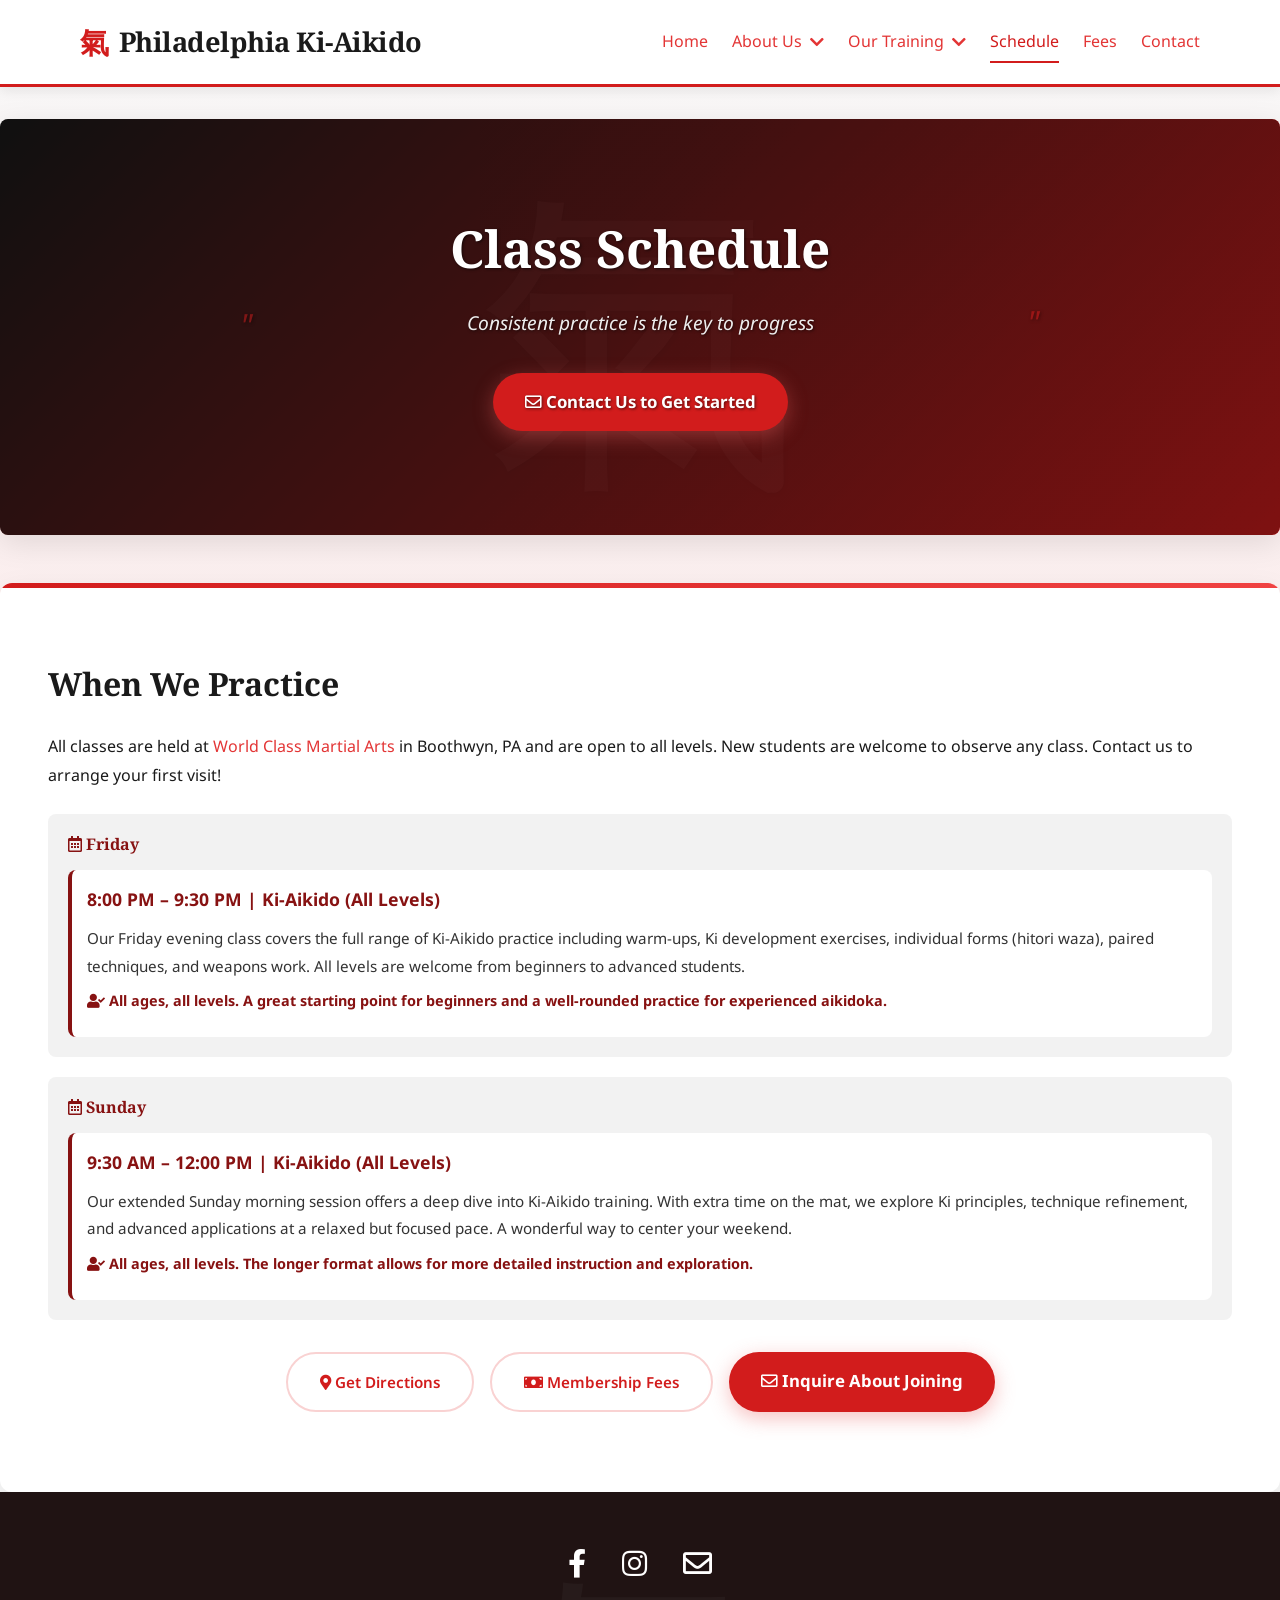
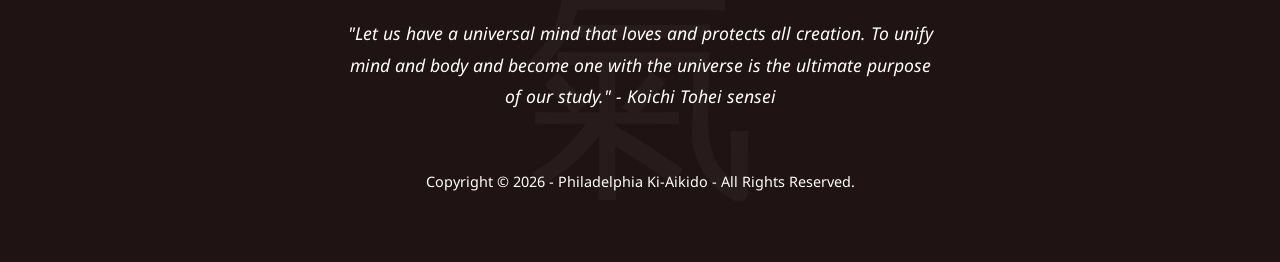
<file: schedule.html>
<!DOCTYPE html>
<html lang="en">
<head>
    <meta charset="UTF-8">
    <meta name="viewport" content="width=device-width, initial-scale=1.0">
    <meta name="description" content="Ki-Aikido classes Friday evenings and Sunday mornings in Boothwyn, PA — serving Delaware County and the greater Philadelphia area. New students welcome.">
    <title>Class Schedule | Philadelphia Ki-Aikido | Boothwyn, PA</title>
    <link rel="icon" type="image/x-icon" href="images/ki_symbol_icon.ico">
    <link rel="stylesheet" href="css/styles.css">
    <link rel="stylesheet" href="https://cdnjs.cloudflare.com/ajax/libs/font-awesome/5.15.4/css/all.min.css">
    <link rel="preconnect" href="https://fonts.googleapis.com">
    <link rel="preconnect" href="https://fonts.gstatic.com" crossorigin>
    <link href="https://fonts.googleapis.com/css2?family=Noto+Sans:wght@400;700&family=Noto+Serif:wght@400;700&display=swap" rel="stylesheet">
</head>
<body>
    <header>
        <div class="container">
            <div class="logo">
                <a href="index.html">Philadelphia Ki-Aikido</a>
            </div>
            <nav>
                <button class="mobile-menu-btn">
                    <span class="bar"></span>
                    <span class="bar"></span>
                    <span class="bar"></span>
                </button>
                <ul class="nav-menu">
                    <li><a href="index.html">Home</a></li>
                    <li class="dropdown">
                        <a href="#">About Us <i class="fas fa-chevron-down"></i></a>
                        <ul class="dropdown-menu">
                            <li><a href="about-us.html">About Us</a></li>
                            <li><a href="background.html">Lineage</a></li>
                            <li><a href="instructors.html">Instructors</a></li>
                            <li><a href="location.html">Location</a></li>
                        </ul>
                    </li>
                    <li class="dropdown">
                        <a href="#">Our Training <i class="fas fa-chevron-down"></i></a>
                        <ul class="dropdown-menu">
                            <li><a href="classes.html">Ki-Aikido</a></li>
                            <li><a href="ki-breathing.html">Ki Breathing</a></li>
                            <li><a href="ki-meditation.html">Ki Meditation</a></li>
                            <li><a href="sokushin.html">Sokushin no Gyo</a></li>
                            <li><a href="kiatsu.html">Kiatsu Ryoho</a></li>
                        </ul>
                    </li>
                    <li><a href="schedule.html" class="active">Schedule</a></li>
                    <li><a href="fees.html">Fees</a></li>
                    <li><a href="contact-us.html">Contact</a></li>
                </ul>
            </nav>
        </div>
    </header>

    <div class="mobile-nav">
        <div class="close-btn">&times;</div>
        <ul>
            <li><a href="index.html">Home</a></li>
            <li class="mobile-dropdown">
                <a href="#" class="mobile-dropdown-toggle">About Us <i class="fas fa-chevron-down"></i></a>
                <ul class="mobile-dropdown-menu">
                    <li><a href="about-us.html">About Us</a></li>
                    <li><a href="background.html">Lineage</a></li>
                    <li><a href="instructors.html">Instructors</a></li>
                    <li><a href="location.html">Location</a></li>
                </ul>
            </li>
            <li class="mobile-dropdown">
                <a href="#" class="mobile-dropdown-toggle">Our Training <i class="fas fa-chevron-down"></i></a>
                <ul class="mobile-dropdown-menu">
                    <li><a href="classes.html">Ki-Aikido</a></li>
                    <li><a href="ki-breathing.html">Ki Breathing</a></li>
                    <li><a href="ki-meditation.html">Ki Meditation</a></li>
                    <li><a href="sokushin.html">Sokushin no Gyo</a></li>
                    <li><a href="kiatsu.html">Kiatsu Ryoho</a></li>
                </ul>
            </li>
            <li><a href="schedule.html" class="active">Schedule</a></li>
            <li><a href="fees.html">Fees</a></li>
            <li><a href="contact-us.html">Contact</a></li>
        </ul>
    </div>

    <main>
        <section class="hero">
            <div class="hero-content">
                <h1>Class Schedule</h1>
                <p class="quote">Consistent practice is the key to progress</p>
                <div style="margin-top: 2rem;">
                    <a href="contact-us.html" class="cta-button" style="display: inline-block;"><i class="far fa-envelope"></i> Contact Us to Get Started</a>
                </div>
            </div>
        </section>

        <section class="content">
            <h2>When We Practice</h2>
            <p>All classes are held at <a href="https://wcma-usa.com/">World Class Martial Arts</a> in Boothwyn, PA and are open to all levels. New students are welcome to observe any class. Contact us to arrange your first visit!</p>

            <div class="schedule-day" style="margin-top: 25px; padding: 20px; background-color: #f2f2f2; border-radius: 8px; margin-bottom: 20px;">
                <h4 style="color: #871212; margin-bottom: 15px;"><i class="far fa-calendar-alt"></i> Friday</h4>

                <div style="padding: 15px; background-color: white; border-radius: 8px; border-left: 4px solid #871212;">
                    <div style="display: flex; justify-content: space-between; align-items: flex-start; margin-bottom: 12px; flex-wrap: wrap;">
                        <strong style="color: #871212; font-size: 1.1em;">8:00 PM &ndash; 9:30 PM | Ki-Aikido (All Levels)</strong>
                    </div>
                    <p style="margin: 8px 0; color: #333; font-size: 0.95em;">Our Friday evening class covers the full range of Ki-Aikido practice including warm-ups, Ki development exercises, individual forms (hitori waza), paired techniques, and weapons work. All levels are welcome from beginners to advanced students.</p>
                    <p style="margin: 8px 0; color: #871212; font-weight: bold; font-size: 0.9em;"><i class="fas fa-user-check"></i> All ages, all levels. A great starting point for beginners and a well-rounded practice for experienced aikidoka.</p>
                </div>
            </div>

            <div class="schedule-day" style="padding: 20px; background-color: #f2f2f2; border-radius: 8px; margin-bottom: 20px;">
                <h4 style="color: #871212; margin-bottom: 15px;"><i class="far fa-calendar-alt"></i> Sunday</h4>

                <div style="padding: 15px; background-color: white; border-radius: 8px; border-left: 4px solid #871212;">
                    <div style="display: flex; justify-content: space-between; align-items: flex-start; margin-bottom: 12px; flex-wrap: wrap;">
                        <strong style="color: #871212; font-size: 1.1em;">9:30 AM &ndash; 12:00 PM | Ki-Aikido (All Levels)</strong>
                    </div>
                    <p style="margin: 8px 0; color: #333; font-size: 0.95em;">Our extended Sunday morning session offers a deep dive into Ki-Aikido training. With extra time on the mat, we explore Ki principles, technique refinement, and advanced applications at a relaxed but focused pace. A wonderful way to center your weekend.</p>
                    <p style="margin: 8px 0; color: #871212; font-weight: bold; font-size: 0.9em;"><i class="fas fa-user-check"></i> All ages, all levels. The longer format allows for more detailed instruction and exploration.</p>
                </div>
            </div>

            <div class="cta-buttons">
                <a href="location.html" class="cta-button cta-button-secondary"><i class="fas fa-map-marker-alt"></i> Get Directions</a>
                <a href="fees.html" class="cta-button cta-button-secondary"><i class="fas fa-money-bill"></i> Membership Fees</a>
                <a href="contact-us.html" class="cta-button"><i class="far fa-envelope"></i> Inquire About Joining</a>
            </div>
        </section>
    </main>

    <footer>
        <div class="footer-content">
            <div class="social-links">
                <a href="http://facebook.com/PHLKiAikido" target="_blank" title="Follow us on Facebook"><i class="fab fa-facebook-f"></i></a>
                <a href="https://www.instagram.com/phl_ki_aikido/" target="_blank" title="Follow us on Instagram"><i class="fab fa-instagram"></i></a>
                <a href="mailto:krmills.easternkifederation@gmail.com" title="Email us"><i class="far fa-envelope"></i></a>
            </div>
            <div class="footer-quote">
                <p>"Let us have a universal mind that loves and protects all creation. To unify mind and body and become one with the universe is the ultimate purpose of our study." - Koichi Tohei sensei</p>
            </div>
            <div class="copyright">
                <p>Copyright &copy; 2026 - Philadelphia Ki-Aikido - All Rights Reserved.</p>
            </div>
        </div>
    </footer>

    <script src="js/script.js"></script>
</body>
</html>
</file>
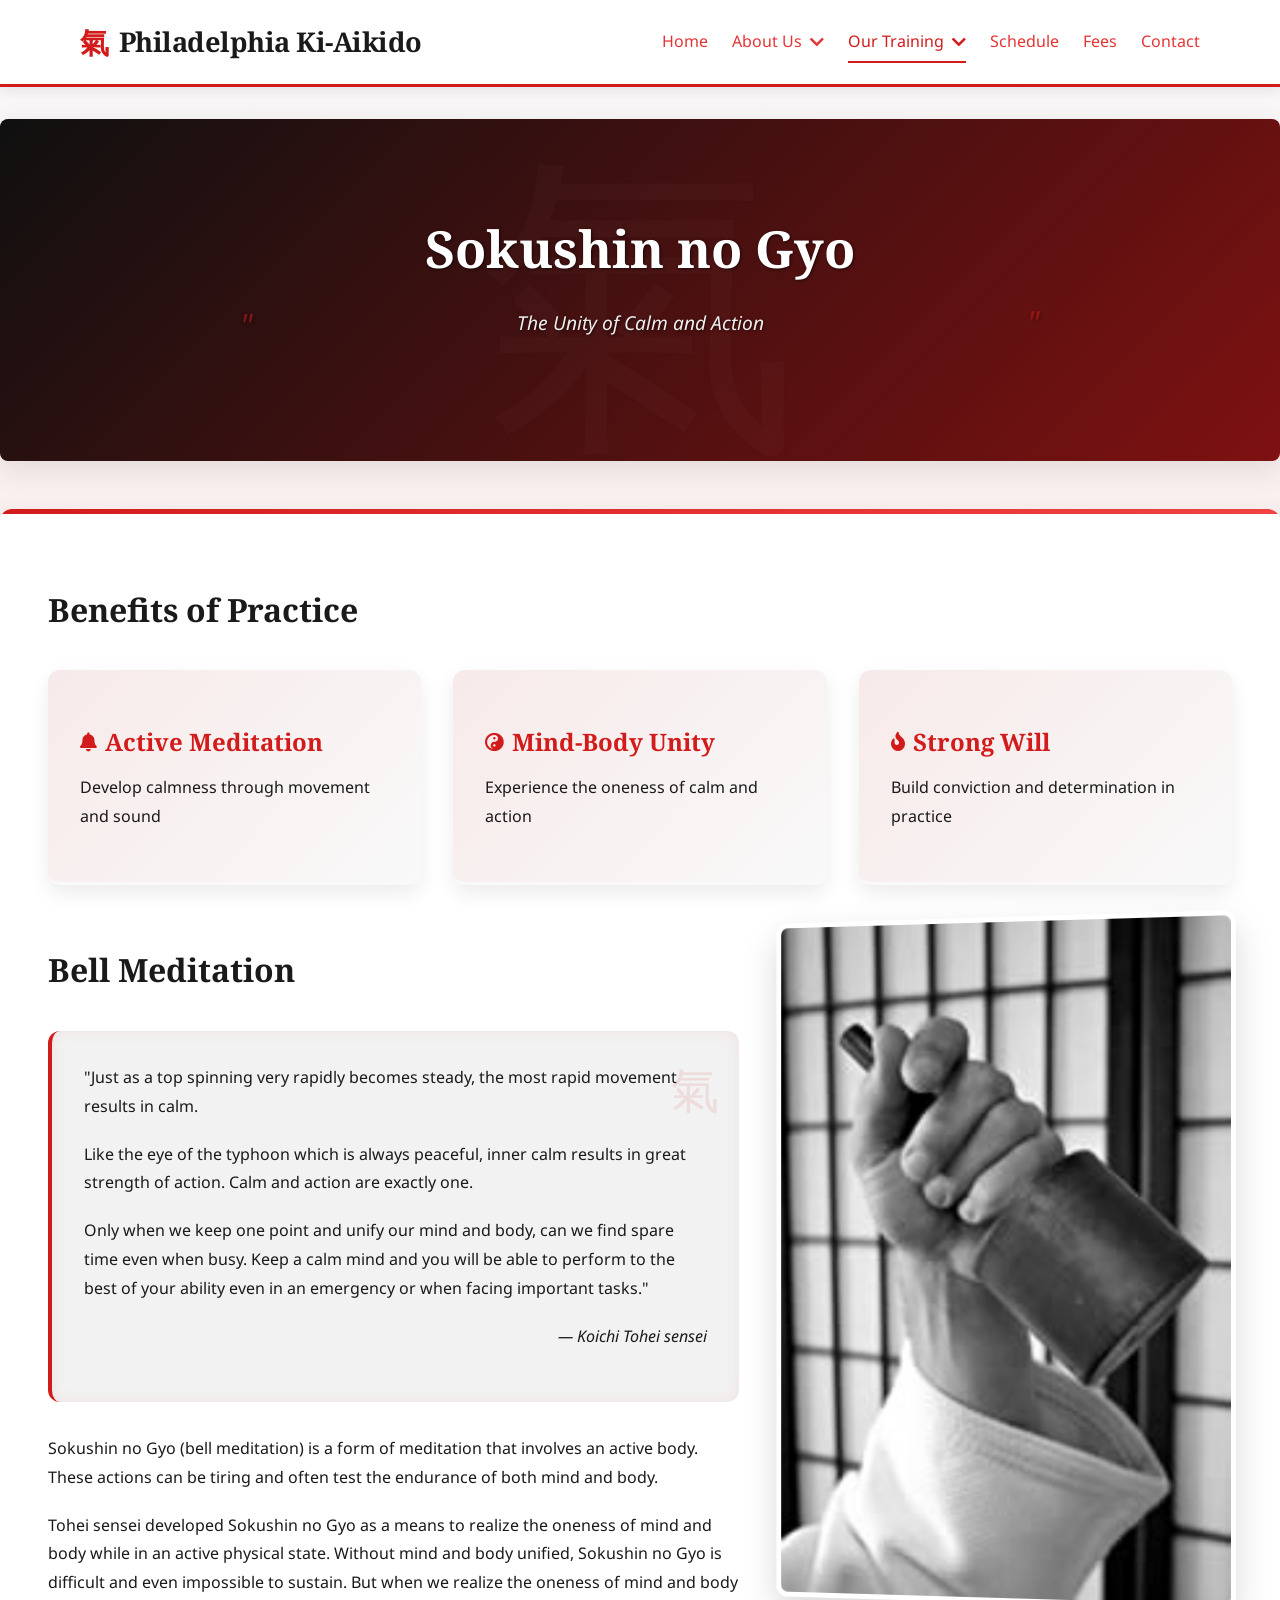
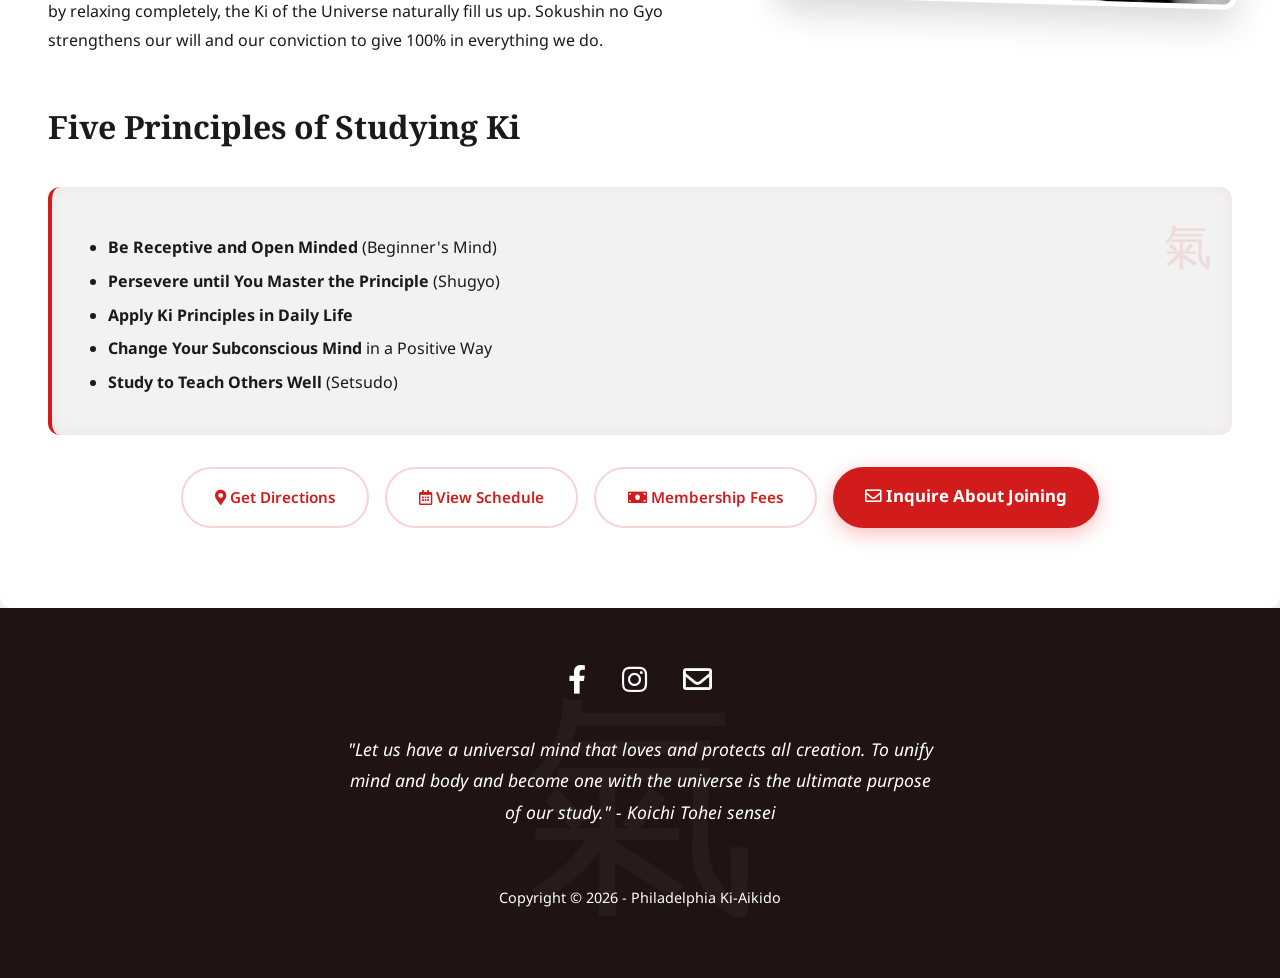
<file: sokushin.html>
<!DOCTYPE html>
<html lang="en">
<head>
    <meta charset="UTF-8">
    <meta name="viewport" content="width=device-width, initial-scale=1.0">
    <title>Sokushin no Gyo | Philadelphia Ki-Aikido</title>
    <meta name="description" content="Learn the principles and practice of Sokushin no Gyo (Bell Meditation) at Philadelphia Ki-Aikido. Discover how this active meditation can enhance your experience of Bodymind oneness.">
    <link rel="icon" type="image/x-icon" href="images/ki_symbol_icon.ico">
    <link rel="stylesheet" href="css/styles.css">
    <link rel="stylesheet" href="https://cdnjs.cloudflare.com/ajax/libs/font-awesome/5.15.4/css/all.min.css">
    <link rel="preconnect" href="https://fonts.googleapis.com">
    <link rel="preconnect" href="https://fonts.gstatic.com" crossorigin>
    <link href="https://fonts.googleapis.com/css2?family=Noto+Sans:wght@400;700&family=Noto+Serif:wght@400;700&display=swap" rel="stylesheet">
</head>
<body>
    <header>
        <div class="container">
            <div class="logo">
                <a href="index.html">Philadelphia Ki-Aikido</a>
            </div>
            <nav>
                <button class="mobile-menu-btn">
                    <span class="bar"></span>
                    <span class="bar"></span>
                    <span class="bar"></span>
                </button>
                <ul class="nav-menu">
                    <li><a href="index.html">Home</a></li>
                    <li class="dropdown">
                        <a href="#">About Us <i class="fas fa-chevron-down"></i></a>
                        <ul class="dropdown-menu">
                            <li><a href="about-us.html">About Us</a></li>
                            <li><a href="background.html">Lineage</a></li>
                            <li><a href="instructors.html">Instructors</a></li>
                            <li><a href="location.html">Location</a></li>
                        </ul>
                    </li>
                    <li class="dropdown">
                        <a href="#" class="active">Our Training <i class="fas fa-chevron-down"></i></a>
                        <ul class="dropdown-menu">
                            <li><a href="classes.html">Ki-Aikido</a></li>
                            <li><a href="ki-breathing.html">Ki Breathing</a></li>
                            <li><a href="ki-meditation.html">Ki Meditation</a></li>
                            <li><a href="sokushin.html" class="active">Sokushin no Gyo</a></li>
                            <li><a href="kiatsu.html">Kiatsu Ryoho</a></li>
                        </ul>
                    </li>
                    <li><a href="schedule.html">Schedule</a></li>
                    <li><a href="fees.html">Fees</a></li>
                    <li><a href="contact-us.html">Contact</a></li>
                </ul>
            </nav>
        </div>
    </header>

    <div class="mobile-nav">
        <div class="close-btn">✕</div>
        <ul>
            <li><a href="index.html">Home</a></li>
            <li class="mobile-dropdown">
                <a href="#" class="mobile-dropdown-toggle">About Us <i class="fas fa-chevron-down"></i></a>
                <ul class="mobile-dropdown-menu">
                    <li><a href="about-us.html">About Us</a></li>
                    <li><a href="background.html">Lineage</a></li>
                    <li><a href="instructors.html">Instructors</a></li>
                    <li><a href="location.html">Location</a></li>
                </ul>
            </li>
            <li class="mobile-dropdown">
                <a href="#" class="mobile-dropdown-toggle active">Our Training <i class="fas fa-chevron-down"></i></a>
                <ul class="mobile-dropdown-menu">
                    <li><a href="classes.html">Ki-Aikido</a></li>
                    <li><a href="ki-breathing.html">Ki Breathing</a></li>
                    <li><a href="ki-meditation.html">Ki Meditation</a></li>
                    <li><a href="sokushin.html" class="active">Sokushin no Gyo</a></li>
                    <li><a href="kiatsu.html">Kiatsu Ryoho</a></li>
                </ul>
            </li>
            <li><a href="schedule.html">Schedule</a></li>
            <li><a href="fees.html">Fees</a></li>
            <li><a href="contact-us.html">Contact</a></li>
        </ul>
    </div>

    <main>
        <section class="hero">
            <div class="hero-content">
                <h1>Sokushin no Gyo</h1>
                <p class="quote">The Unity of Calm and Action</p>
            </div>
        </section>

        <section class="content">
            <h2>Benefits of Practice</h2>
            <div class="benefits-grid">
                <div class="benefit-item">
                    <h3><i class="fas fa-bell"></i> Active Meditation</h3>
                    <p>Develop calmness through movement and sound</p>
                </div>
                <div class="benefit-item">
                    <h3><i class="fas fa-yin-yang"></i> Mind-Body Unity</h3>
                    <p>Experience the oneness of calm and action</p>
                </div>
                <div class="benefit-item">
                    <h3><i class="fas fa-fire"></i> Strong Will</h3>
                    <p>Build conviction and determination in practice</p>
                </div>
            </div>

            <div class="combined-section">
                <div class="text-content">
                    <h2>Bell Meditation</h2>
                    <div class="mind-body-paths">
                        <p>"Just as a top spinning very rapidly becomes steady, the most rapid movement results in calm.</p>
                        <p>Like the eye of the typhoon which is always peaceful, inner calm results in great strength of action. Calm and action are exactly one.</p>
                        <p>Only when we keep one point and unify our mind and body, can we find spare time even when busy. Keep a calm mind and you will be able to perform to the best of your ability even in an emergency or when facing important tasks."</p>
                        <p class="quote-author">— Koichi Tohei sensei</p>
                    </div>

                    <p>Sokushin no Gyo (bell meditation) is a form of meditation that involves an active body. These actions can be tiring and often test the endurance of both mind and body.</p>

                    <p>Tohei sensei developed Sokushin no Gyo as a means to realize the oneness of mind and body while in an active physical state. Without mind and body unified, Sokushin no Gyo is difficult and even impossible to sustain. But when we realize the oneness of mind and body by relaxing completely, the Ki of the Universe naturally fill us up. Sokushin no Gyo strengthens our will and our conviction to give 100% in everything we do.</p>
                </div>
                <div class="video-sidebar">
                    <img src="images/suzu0.svg" alt="Bell Meditation Practice" class="sidebar-image">
                </div>
            </div>

            <h2>Five Principles of Studying Ki</h2>
            <div class="mind-body-paths">
                <ul>
                    <li><strong>Be Receptive and Open Minded</strong> (Beginner's Mind)</li>
                    <li><strong>Persevere until You Master the Principle</strong> (Shugyo)</li>
                    <li><strong>Apply Ki Principles in Daily Life</strong></li>
                    <li><strong>Change Your Subconscious Mind</strong> in a Positive Way</li>
                    <li><strong>Study to Teach Others Well</strong> (Setsudo)</li>
                </ul>
            </div>

            <div class="cta-buttons">
                <a href="location.html" class="cta-button cta-button-secondary"><i class="fas fa-map-marker-alt"></i> Get Directions</a>
                <a href="schedule.html" class="cta-button cta-button-secondary"><i class="far fa-calendar-alt"></i> View Schedule</a>
                <a href="fees.html" class="cta-button cta-button-secondary"><i class="fas fa-money-bill"></i> Membership Fees</a>
                <a href="contact-us.html" class="cta-button"><i class="far fa-envelope"></i> Inquire About Joining</a>
            </div>
        </section>
    </main>

    <footer>
        <div class="footer-content">
            <div class="social-links">
                <a href="http://facebook.com/PHLKiAikido" target="_blank" title="Follow us on Facebook"><i class="fab fa-facebook-f"></i></a>
                <a href="https://www.instagram.com/phl_ki_aikido/" target="_blank" title="Follow us on Instagram"><i class="fab fa-instagram"></i></a>
                <a href="mailto:krmills.easternkifederation@gmail.com" title="Email us"><i class="far fa-envelope"></i></a>
            </div>
            <div class="footer-quote">
                <p>"Let us have a universal mind that loves and protects all creation. To unify mind and body and become one with the universe is the ultimate purpose of our study." - Koichi Tohei sensei</p>
            </div>
            <div class="copyright">
                <p>Copyright © 2026 - Philadelphia Ki-Aikido</p>
            </div>
        </div>
    </footer>

    <script src="js/script.js"></script>
</body>
</html>
</file>
<file: css/styles.css>
/* Reset and base styles */
* {
    margin: 0;
    padding: 0;
    box-sizing: border-box;
}

body {
    font-family: 'Noto Sans', Arial, sans-serif;
    line-height: 1.6;
    color: #1a1a1a;
    background-color: #f8f8f8;
    background-image: linear-gradient(to bottom, #f8f8f8, #fce9e9 100%);
    background-attachment: fixed;
}

a {
    text-decoration: none;
    color: #e33535;
    transition: color 0.3s, border-bottom 0.3s;
}

a:hover {
    color: #d21c1c;
}

ul {
    list-style: none;
}

h1, h2, h3, h4, h5, h6 {
    font-family: 'Noto Serif', Georgia, serif;
    font-weight: 700;
    line-height: 1.3;
}

h2 {
    margin: 2rem 0 1.2rem;
    color: #1a1a1a;
    font-size: 2rem;
    position: relative;
    padding-bottom: 0.5rem;
}


h3 {
    margin: 1.5rem 0 1rem;
    color: #871212;
    font-size: 1.5rem;
}

p {
    margin-bottom: 1.2rem;
    line-height: 1.8;
}

/* Container for layout */
.container {
    width: 90%;
    max-width: 1200px;
    margin: 0 auto;
    padding: 0 1rem;
}

@media (max-width: 768px) {
    .container {
        width: 95%;
        padding: 0 0.5rem;
    }
}

/* Header styles */
header {
    background-color: #fff;
    box-shadow: 0 4px 12px rgba(0,0,0,0.08);
    padding: 1.2rem 0;
    position: sticky;
    top: 0;
    z-index: 1000;
    border-bottom: 3px solid #d21c1c;
}

header .container {
    display: flex;
    justify-content: space-between;
    align-items: center;
}

.logo a {
    font-size: 1.7rem;
    font-weight: bold;
    color: #1a1a1a;
    font-family: 'Noto Serif', Georgia, serif;
    letter-spacing: -0.5px;
    display: flex;
    align-items: center;
}

.logo a::before {
    content: '氣';
    display: inline-block;
    margin-right: 10px;
    color: #d21c1c;
    font-size: 1.8rem;
}

nav {
    display: flex;
    align-items: center;
}

.nav-menu {
    display: flex;
    align-items: center;
}

.nav-menu li {
    position: relative;
    margin-left: 1.5rem;
}

.nav-menu a {
    padding: 0.5rem 0;
    position: relative;
    display: flex;
    align-items: center;
    gap: 0.5rem;
}

.nav-menu a:hover,
.nav-menu a.active {
    color: #d21c1c;
}

.nav-menu a:hover::after,
.nav-menu a.active::after {
    content: '';
    position: absolute;
    left: 0;
    bottom: 0;
    width: 100%;
    height: 2px;
    background-color: #d21c1c;
}

/* Dropdown menus */
.dropdown-menu {
    position: absolute;
    top: 100%;
    left: 0;
    background-color: #fff;
    box-shadow: 0 2px 5px rgba(0,0,0,0.1);
    min-width: 200px;
    border-radius: 4px;
    padding: 0.5rem 0;
    z-index: 100;
    display: none;
}

.dropdown:hover .dropdown-menu {
    display: block;
}

.dropdown-menu li {
    margin: 0;
}

.dropdown-menu a {
    padding: 0.5rem 1rem;
    display: block;
}

.dropdown-menu a:hover::after,
.dropdown-menu a.active::after {
    display: none;
}

.dropdown-menu a:hover {
    background-color: #fce9e9;
}

/* Mobile menu button */
.mobile-menu-btn {
    display: none;
    flex-direction: column;
    justify-content: space-between;
    width: 30px;
    height: 21px;
    background: none;
    border: none;
    cursor: pointer;
    padding: 0;
}

.mobile-menu-btn .bar {
    display: block;
    width: 100%;
    height: 3px;
    background-color: #333;
}

/* Mobile navigation */
.mobile-nav {
    position: fixed;
    top: 0;
    right: -100%;
    width: 80%;
    max-width: 300px;
    height: 100vh;
    background-color: #fff;
    box-shadow: -2px 0 5px rgba(0,0,0,0.1);
    padding: 2rem;
    transition: right 0.3s ease;
    z-index: 1000;
    overflow-y: auto;
}

.mobile-nav.active {
    right: 0;
}

.close-btn {
    position: absolute;
    top: 1rem;
    right: 1rem;
    font-size: 1.5rem;
    cursor: pointer;
}

.mobile-nav ul {
    margin-top: 2rem;
}

.mobile-nav li {
    margin-bottom: 1rem;
}

.mobile-dropdown-menu {
    display: none;
    margin-left: 1rem;
    margin-top: 0.5rem;
}

.mobile-dropdown-menu.active {
    display: block;
}

.mobile-dropdown-toggle {
    display: flex;
    justify-content: space-between;
    align-items: center;
}

.mobile-dropdown-toggle i {
    transition: transform 0.3s;
}

.mobile-dropdown-toggle.active i {
    transform: rotate(180deg);
}

/* Main content styles */
main {
    padding: 2rem 0 0 0;
}

.hero {
    text-align: center;
    padding: 6rem 1rem; /* Adjusted padding */
    /* background-color: #fce9e9; */
    /* background-image: linear-gradient(135deg, #fce9e9 0%, #e6eeff 100%); */
    background: linear-gradient(135deg, #1a1a1a 0%, #d21c1c 100%);
    color: #fff; /* Changed default text color */
    text-shadow: 1px 1px 3px rgba(0, 0, 0, 0.6); /* Added text shadow */
    border-radius: 8px;
    margin-bottom: 3rem;
    position: relative;
    overflow: hidden;
    box-shadow: 0 8px 30px rgba(0,0,0,0.1);
}

.hero::before {
    content: '氣';
    position: absolute;
    font-size: 20rem;
    opacity: 0.05;
    top: 50%;
    left: 50%;
    transform: translate(-50%, -50%);
    color: #f3a5a5;
    z-index: 0; /* Keep Ki symbol behind overlay */
}

/* Added overlay for hero */
.hero::after {
    content: '';
    position: absolute;
    top: 0;
    left: 0;
    width: 100%;
    height: 100%;
    background-color: rgba(0, 0, 0, 0.4); /* Dark overlay */
    z-index: 0; /* Behind content, above background image */
    border-radius: 8px; /* Match parent */
}

.hero-content {
    position: relative;
    z-index: 1; /* Ensure content is above overlay */
}

.hero h1 {
    font-size: 3.2rem;
    margin-bottom: 1.5rem;
    color: #fff; /* Adjusted for contrast */
    /* text-shadow: 1px 1px 2px rgba(0,0,0,0.1); */ /* Replaced by hero text-shadow */
}

.quote {
    font-style: italic;
    color: #eee; /* Adjusted for contrast */
    max-width: 800px;
    margin: 1.5rem auto;
    font-size: 1.2rem;
    line-height: 1.8;
    position: relative;
    padding: 0 2rem;
}

.quote::before,
.quote::after {
    content: '"';
    font-size: 2rem;
    color: #d21c1c;
    position: absolute;
    opacity: 0.5;
}

.quote::before {
    left: 0;
    top: -10px;
}

.quote::after {
    right: 0;
    bottom: -10px;
}

.content {
    background-color: #fff;
    padding: 3rem;
    border-radius: 12px;
    box-shadow: 0 10px 30px rgba(0,0,0,0.08);
    position: relative;
    overflow: hidden;
}

.content::before {
    content: '';
    position: absolute;
    top: 0;
    left: 0;
    width: 100%;
    height: 5px;
    background: linear-gradient(90deg, #d21c1c, #f04242); /* 6a5acd */
}

/* Schedule & Fees Grid */
.schedule-fees-grid {
    display: grid;
    grid-template-columns: repeat(auto-fit, minmax(300px, 1fr)); /* Use auto-fit for flexibility */
    gap: 2rem;
    margin: 2rem 0;
}

.schedule-item,
.fee-item {
    background-color: #f9f9f9;
    padding: 1.5rem;
    border-radius: 8px;
    box-shadow: 0 2px 4px rgba(0,0,0,0.05);
}

/* Fees page styles - .fee-table selector removed as grid handles layout now */

.fee-item h3,
.schedule-item h3 { /* Add icons to headers */
    display: flex;
    align-items: center;
    gap: 0.5rem;
}


.note {
    background-color: #fce9e9;
    padding: 1rem;
    border-left: 4px solid #d21c1c;
    margin: 2rem 0;
}

/* Location page styles */
.location-info {
    display: grid;
    grid-template-columns: 1fr 2fr;
    gap: 2rem;
    margin-bottom: 2rem;
}

.directions {
    margin: 2rem 0;
}

.direction-item {
    margin-bottom: 1.5rem;
}

.direction-item ol {
    margin-left: 1.5rem;
    list-style-type: decimal;
}

/* Instructors page styles */
.instructor {
    margin-bottom: 3rem;
}

.instructor-info {
    display: grid;
    grid-template-columns: 1fr 3fr;
    gap: 2rem;
}

.instructor-image img {
    width: 100%;
    border-radius: 8px;
}

/* Events page styles */
.event {
    margin-bottom: 3rem;
    padding-bottom: 2rem;
    border-bottom: 1px solid #eee;
}

.event:last-child {
    border-bottom: none;
}

.event-details {
    background-color: #f9f9f9;
    padding: 1rem;
    border-radius: 8px;
    margin: 1rem 0;
}

.event-description ul {
    margin-left: 1.5rem;
    list-style-type: disc;
    margin-bottom: 1rem;
}

/* FAQs page styles */
.faq-section {
    margin-bottom: 3rem;
}

.faq-item {
    margin-bottom: 1.5rem;
}

.faq-item h3 {
    background-color: #fce9e9;
    padding: 0.8rem;
    border-radius: 8px 8px 0 0;
    cursor: pointer;
}

.faq-answer {
    padding: 1rem;
    background-color: #f9f9f9;
    border-radius: 0 0 8px 8px;
}

/* Contact page styles */
.contact-info {
    margin-bottom: 2rem;
}

.contact-form {
    margin: 2rem 0;
}

.form-group {
    margin-bottom: 1.5rem;
}

.form-group label {
    display: block;
    margin-bottom: 0.5rem;
    font-weight: bold;
}

.form-group input,
.form-group select,
.form-group textarea {
    width: 100%;
    padding: 0.8rem;
    border: 1px solid #ddd;
    border-radius: 4px;
    font-family: inherit;
    font-size: 1rem;
}

.submit-btn {
    background-color: #d21c1c;
    color: white;
    border: none;
    padding: 0.8rem 1.5rem;
    border-radius: 4px;
    cursor: pointer;
    font-size: 1rem;
    transition: background-color 0.3s;
}

.submit-btn:hover {
    background-color: #e33535;
}

.social-icons {
    display: flex;
    gap: 1.5rem;
    margin-top: 1rem;
}

.social-icons a {
    display: flex;
    align-items: center;
    gap: 0.5rem;
}

/* Footer styles */
footer {
    background-color: #201313;
    color: #fff;
    padding: 3rem 5%;
    text-align: center;
    /* margin-top: 5rem; */
    position: relative;
    overflow: hidden;
}

footer::before {
    content: '氣';
    position: absolute;
    font-size: 15rem;
    opacity: 0.03;
    top: 50%;
    left: 50%;
    transform: translate(-50%, -50%);
    color: #fff;
}

.footer-content {
    position: relative;
    z-index: 1;
}

.social-links {
    margin-bottom: 2rem;
}

.social-links a {
    color: #fff;
    font-size: 1.8rem;
    margin: 0 1rem;
    display: inline-block;
    transition: all 0.3s ease;
}

.social-links a:hover {
    color: #d21c1c;
    transform: translateY(-5px);
}

.footer-quote {
    max-width: 600px;
    margin: 0 auto 2rem;
    font-style: italic;
    color: #fff;
    font-size: 1.1rem;
}

.copyright {
    font-size: 0.9rem;
    color: #fff;
    padding-top: 1.5rem;
}

/* Responsive styles */
@media (max-width: 1024px) {
    .nav-menu {
        display: none;
    }
    
    .mobile-menu-btn {
        display: flex;
    }
    
    .location-info,
    .instructor-info {
        grid-template-columns: 1fr;
    }
}

@media (max-width: 768px) {
    .hero h1 {
        font-size: 2rem;
    }
    
    /* .schedule and .fee-table selectors removed */
}

/* Home page CTA buttons */
.cta-buttons {
    display: flex;
    gap: 1rem;
    margin: 2rem 0;
    justify-content: center;
}

@media (max-width: 768px) {
    .cta-buttons {
        flex-direction: column;
        align-items: center;
    }
    
    .cta-button {
        width: 100%;
        text-align: center;
    }
}

.cta-button {
    display: inline-block;
    background-color: #d21c1c;
    color: white;
    padding: 1rem 2rem;
    border-radius: 50px;
    font-weight: bold;
    font-size: 1.05rem;
    transition: all 0.3s ease;
    box-shadow: 0 6px 20px rgba(234, 98, 98, 0.4);
    position: relative;
    overflow: hidden;
    z-index: 1;
}

.cta-button::before {
    content: '';
    position: absolute;
    top: 0;
    left: -100%;
    width: 100%;
    height: 100%;
    background: linear-gradient(90deg, transparent, rgba(255, 255, 255, 0.2), transparent);
    transition: left 0.7s ease;
    z-index: -1;
}

.cta-button:hover {
    background-color: #e33535;
    color: white;
    transform: translateY(-3px);
    box-shadow: 0 7px 20px rgba(234, 98, 98, 0.4);
}

.cta-button:hover::before {
    left: 100%;
}

.cta-button-green {
    background-color: #2ea043;
    box-shadow: 0 4px 15px rgba(46, 160, 67, 0.3);
}

.cta-button-green:hover {
    background-color: #26883a;
    box-shadow: 0 7px 20px rgba(46, 160, 67, 0.4);
}

.cta-button-secondary {
    background-color: transparent;
    color: #d21c1c;
    border: 2px solid #f9d2d2;
    box-shadow: none;
    font-size: 0.95rem;
    font-weight: 600;
}

.cta-button-secondary::before {
    display: none;
}

.cta-button-secondary:hover {
    background-color: #fce9e9;
    color: #e33535;
    border-color: #d21c1c;
    box-shadow: none;
    transform: translateY(-2px);
}

/* Combined section with video sidebar */
.combined-section {
    display: grid;
    grid-template-columns: 3fr 2fr;
    gap: 2rem;
    margin: 2rem 0;
}

.text-content {
    order: 1;
}

.video-sidebar {
    order: 2;
}

.video-container-small {
    position: relative;
    padding-bottom: 100%; /* Square aspect ratio */
    height: 0;
    overflow: hidden;
    border-radius: 12px;
    box-shadow: 0 15px 35px rgba(0,0,0,0.15);
    transform: perspective(1000px) rotateY(-5deg);
    transition: transform 0.5s ease;
    border: 5px solid white;
}

.video-container-small:hover {
    transform: perspective(1000px) rotateY(0deg);
}

.video-container-small iframe {
    position: absolute;
    top: 0;
    left: 0;
    width: 100%;
    height: 100%;
}

.sidebar-image {
    width: 100%;
    border-radius: 12px;
    box-shadow: 0 15px 35px rgba(0,0,0,0.15);
    transform: perspective(1000px) rotateY(-5deg);
    transition: transform 0.5s ease;
    border: 5px solid white;
}

.sidebar-image:hover {
    transform: perspective(1000px) rotateY(0deg);
}

.mind-body-paths {
    background-color: #f2f2f2; /* fce9e9 */
    padding: 2rem;
    border-radius: 12px;
    margin: 2rem 0;
    box-shadow: inset 0 0 15px rgba(234, 98, 98, 0.1);
    border-left: 4px solid #d21c1c;
    position: relative;
}

.mind-body-paths::before {
    content: '氣';
    position: absolute;
    right: 20px;
    top: 20px;
    font-size: 3rem;
    opacity: 0.1;
    color: #d21c1c;
}

.mind-body-paths ul {
    margin: 1rem 0 0.5rem 1.5rem;
    list-style-type: disc;
}

.mind-body-paths li {
    margin-bottom: 0.5rem;
}

/* Offerings grid */
.offerings-grid {
    display: grid;
    grid-template-columns: repeat(auto-fill, minmax(300px, 1fr));
    gap: 2rem;
    margin: 2rem 0;
}

.offering-item {
    background-color: #fff;
    padding: 2rem;
    border-radius: 12px;
    box-shadow: 0 8px 20px rgba(0,0,0,0.08);
    text-align: center;
    transition: all 0.3s ease;
    border-top: 4px solid transparent;
}

.offering-item:hover {
    transform: translateY(-5px);
    border-top: 4px solid #d21c1c;
}

.offering-item i {
    font-size: 2.5rem;
    color: #d21c1c;
    margin-bottom: 1rem;
    display: block;
}

.offering-item h3 {
    margin-bottom: 1rem;
    color: #1a1a1a;
}

/* Testimonial styles */
.testimonial {
    background-color: #f9f9f9;
    padding: 2rem;
    border-radius: 12px;
    margin: 2rem 0;
    position: relative;
    font-style: italic;
    box-shadow: 0 5px 15px rgba(0,0,0,0.05);
}

.testimonial::before {
    content: '"';
    position: absolute;
    top: 10px;
    left: 10px;
    font-size: 5rem;
    color: #d21c1c;
    opacity: 0.1;
    line-height: 1;
}

.testimonial p {
    position: relative;
    z-index: 1;
}

.testimonial cite {
    display: block;
    text-align: right;
    margin-top: 1rem;
    font-weight: bold;
    font-style: normal;
}

.new-student-section {
    background-color: #fce9e9;
    padding: 2.5rem;
    border-radius: 12px;
    margin-top: 3rem;
    box-shadow: 0 8px 25px rgba(0,0,0,0.08);
}

@media (max-width: 768px) {
    .new-student-section {
        padding: 1.0rem;
    }
}

/* Responsive adjustments for combined section */
@media (max-width: 768px) {
    .combined-section {
        grid-template-columns: 1fr;
    }
    
    .text-content {
        order: 2;
    }
    
    .video-sidebar {
        order: 1;
        margin-bottom: 1.5rem;
    }
    
    .video-container-small {
        padding-bottom: 56.25%; /* Return to 16:9 on mobile */
    }
    
    .offerings-grid {
        grid-template-columns: 1fr;
    }
    
    .hero h1 {
        font-size: 2.2rem;
    }
}
/* Resources page styles */
.resources-grid {
    display: grid;
    grid-template-columns: repeat(auto-fill, minmax(300px, 1fr));
    gap: 2rem;
    margin: 2rem 0;
}

.resource-item {
    background-color: #f9f9f9;
    padding: 1.5rem;
    border-radius: 8px;
    box-shadow: 0 2px 4px rgba(0,0,0,0.05);
}

.book-list {
    margin: 2rem 0;
}

.book-item {
    margin-bottom: 1.5rem;
    padding-bottom: 1.5rem;
    border-bottom: 1px solid #eee;
}

.book-item:last-child {
    border-bottom: none;
}

.affiliates {
    display: flex;
    flex-wrap: wrap;
    gap: 1.5rem;
    margin: 2rem 0;
}

.affiliate-link {
    display: inline-block;
    background-color: #fce9e9;
    padding: 0.8rem 1.5rem;
    border-radius: 4px;
    font-weight: bold;
    color: #d21c1c;
    transition: background-color 0.3s;
}

.affiliate-link:hover {
    background-color: #fce9e9;
}

/* Three-column grid for new student section */
.three-column-grid {
    display: grid;
    grid-template-columns: repeat(3, 1fr);
    gap: 2rem;
    margin: 2rem 0;
}

.column-item {
    background-color: #f9f9f9;
    padding: 1.5rem;
    border-radius: 12px;
    box-shadow: 0 5px 15px rgba(0,0,0,0.05);
}

@media (max-width: 768px) {
    .column-item {
        padding: 1rem;
    }
}

.column-item h3 {
    color: #d21c1c;
    margin-top: 0;
    margin-bottom: 1rem;
    position: relative;
    padding-bottom: 0.5rem;
}


/* Added styles for icons in column headers */
.column-item h3 {
    display: flex;
    align-items: center;
    gap: 0.5rem;
}

.schedule-compact p {
    margin-bottom: 0.5rem;
}

.testimonial-compact {
    font-style: italic;
    position: relative;
}

.testimonial-compact p {
    position: relative;
    z-index: 1;
}

.testimonial-compact cite {
    display: block;
    text-align: right;
    margin-top: 0.5rem;
    font-weight: bold;
    font-style: normal;
}

/* Media query for responsive three-column grid */
@media (max-width: 992px) {
    .three-column-grid {
        grid-template-columns: repeat(2, 1fr);
    }
}

@media (max-width: 768px) {
    .three-column-grid {
        grid-template-columns: 1fr;
    }
}

/* Benefits grid */
.benefits-grid {
    display: grid;
    grid-template-columns: repeat(auto-fill, minmax(300px, 1fr));
    gap: 2rem;
    margin: 2rem 0;
}

.benefit-item {
    background-color: #f9f9f9;
    padding: 2rem;
    border-radius: 12px;
    box-shadow: 0 8px 20px rgba(0,0,0,0.08);
    transition: all 0.4s cubic-bezier(0.175, 0.885, 0.32, 1.275);
    border-bottom: 3px solid transparent;
    position: relative;
    overflow: hidden;
    z-index: 1;
}

.benefit-item::before {
    content: '';
    position: absolute;
    top: 0;
    left: 0;
    width: 100%;
    height: 100%;
    background: linear-gradient(135deg, rgba(234, 98, 98, 0.1) 0%, rgba(255, 255, 255, 0) 100%);
    z-index: -1;
}

.benefit-item:hover {
    transform: translateY(-10px);
    box-shadow: 0 15px 30px rgba(0,0,0,0.12);
    border-bottom: 3px solid #d21c1c;
}

.benefit-item h3 {
    display: flex;
    align-items: center;
    gap: 0.5rem;
    color: #d21c1c;
    margin-bottom: 1rem;
}

.benefit-item i {
    font-size: 1.2rem;
}

.quote-author {
    text-align: right;
    font-style: italic;
    margin-top: 0.5rem;
}
</file>
